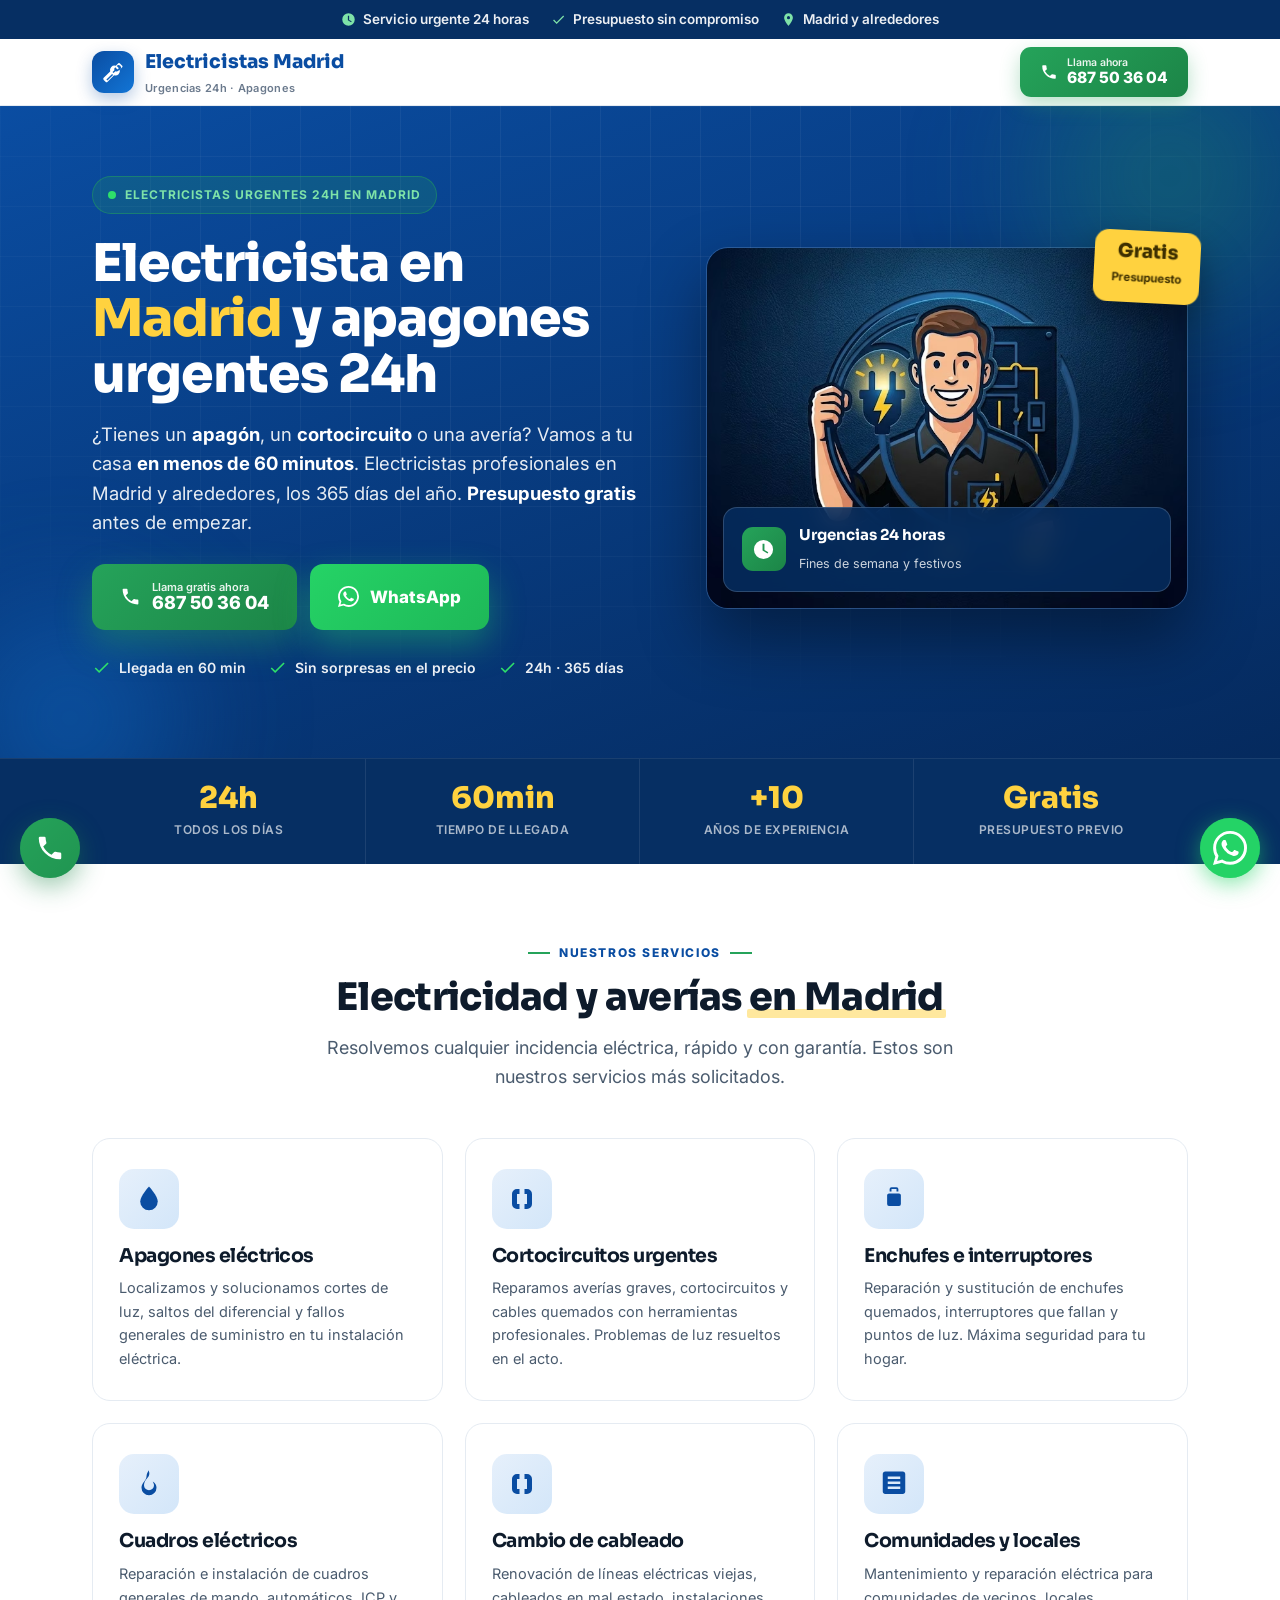
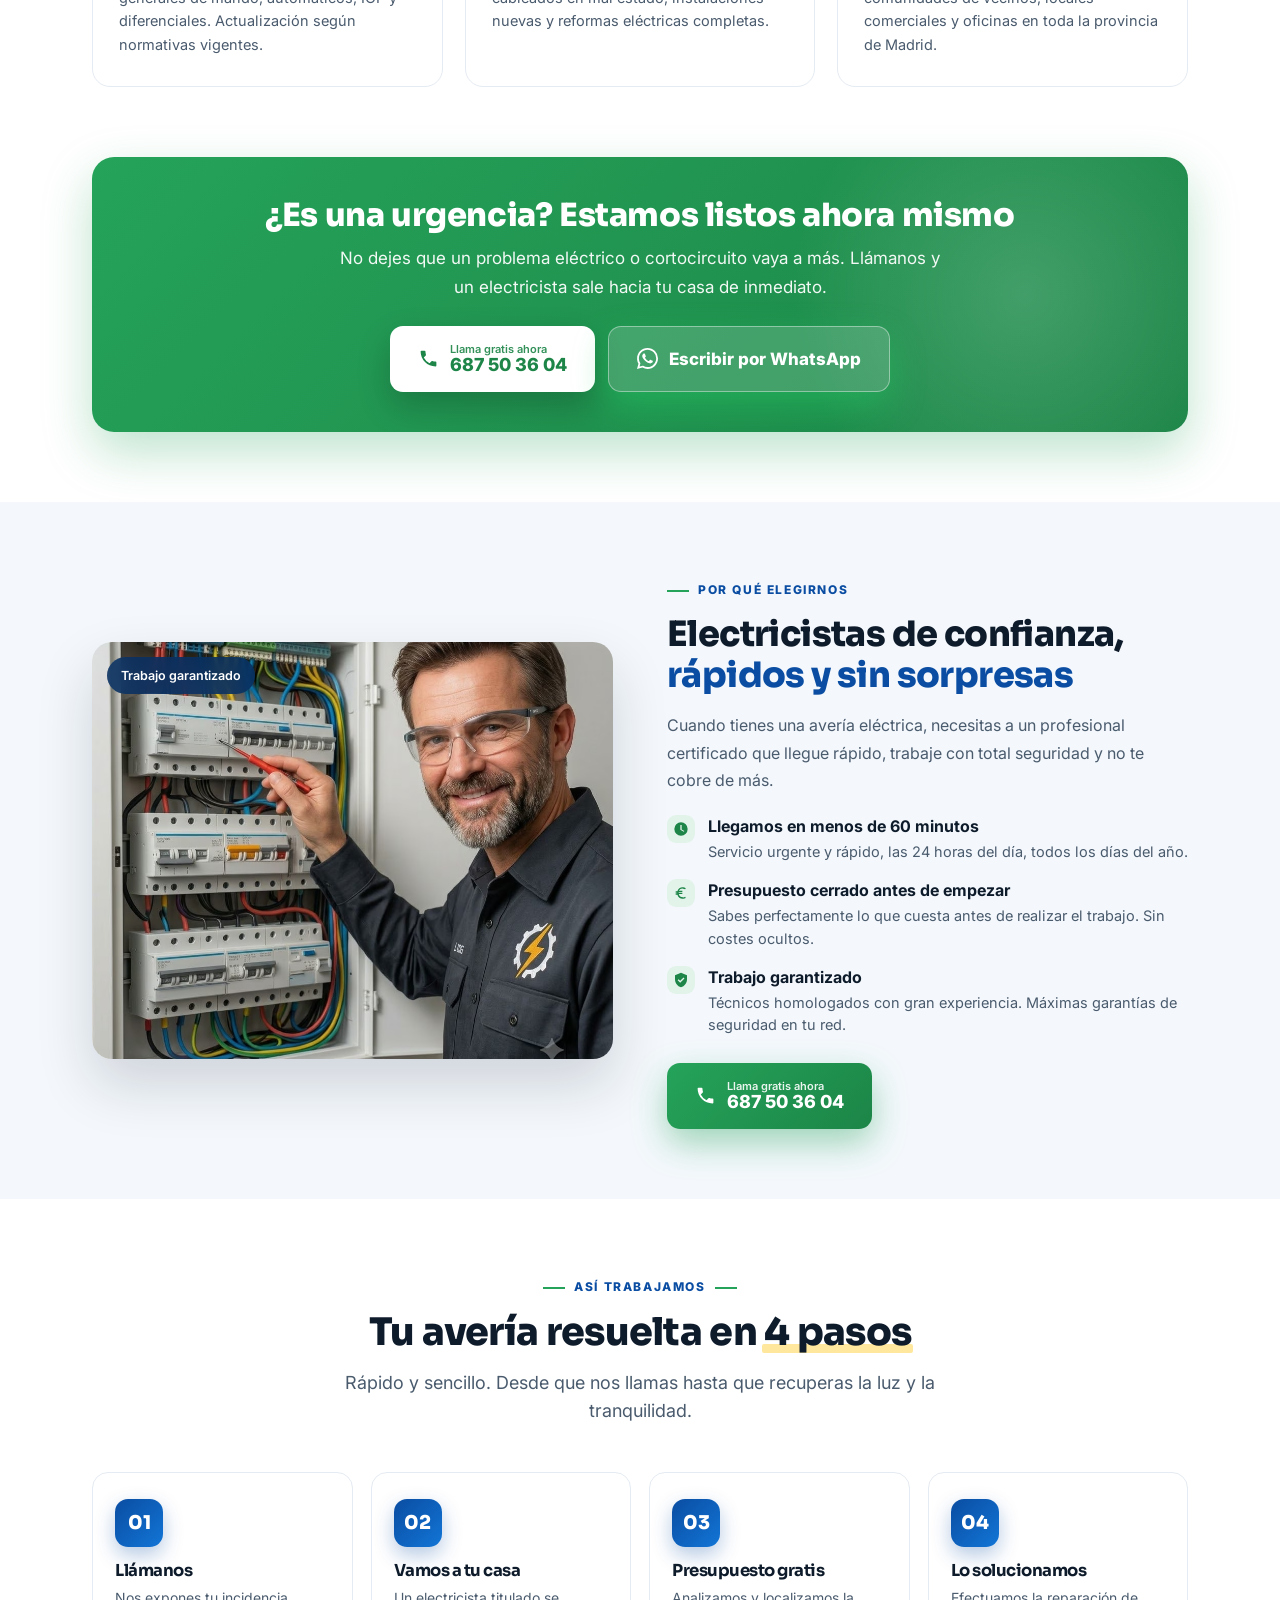
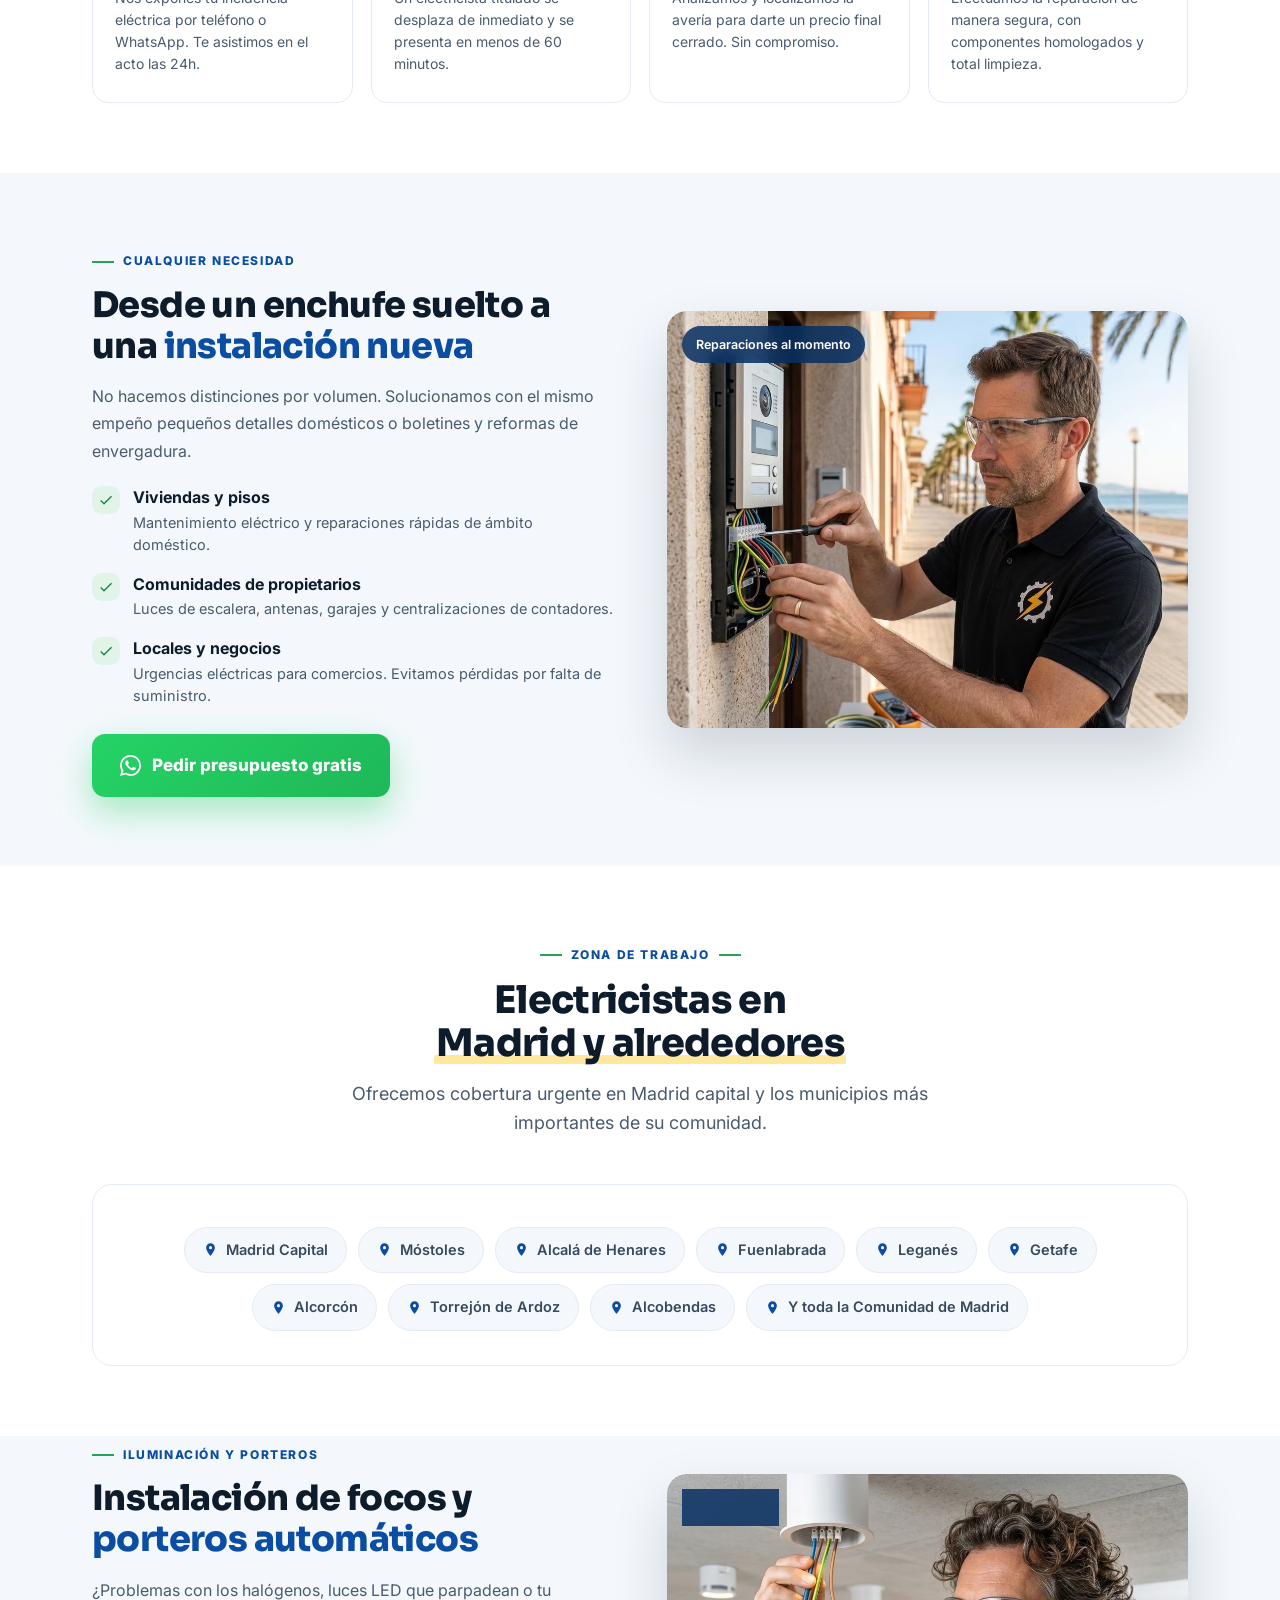
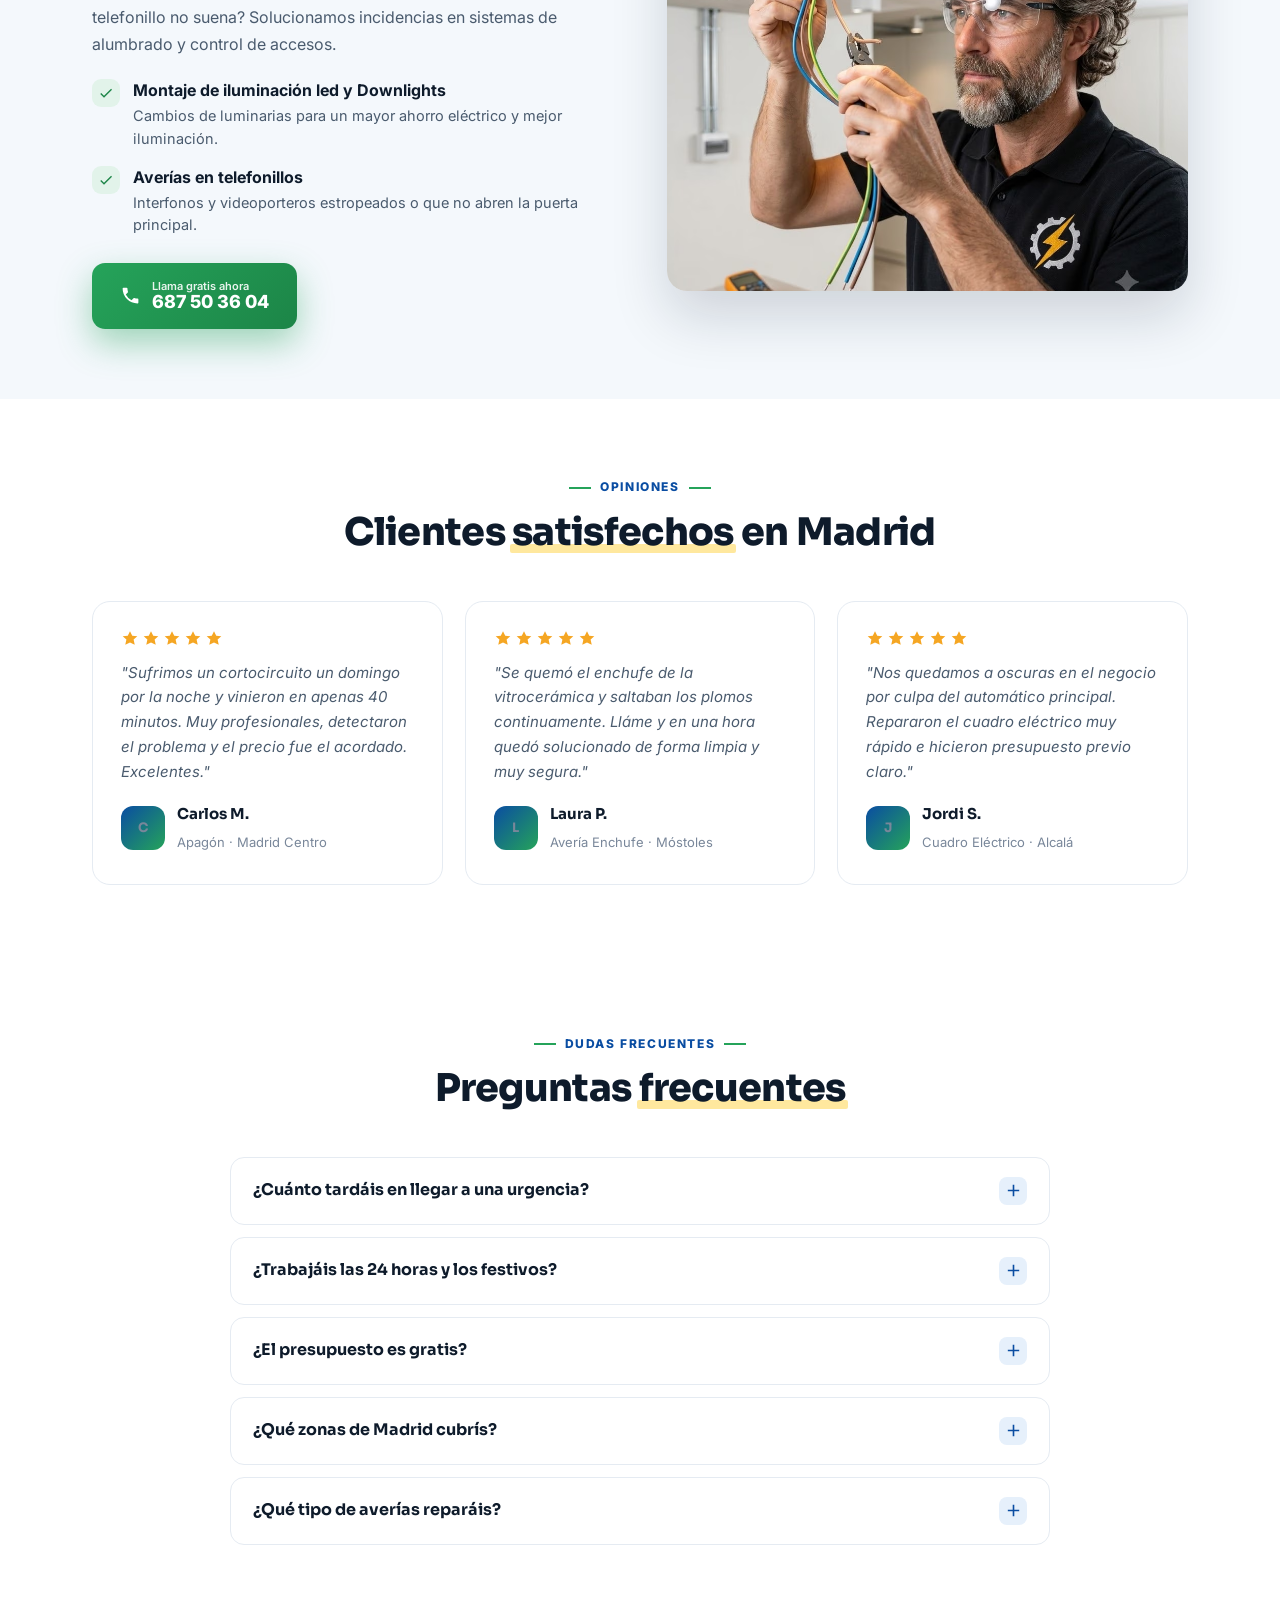
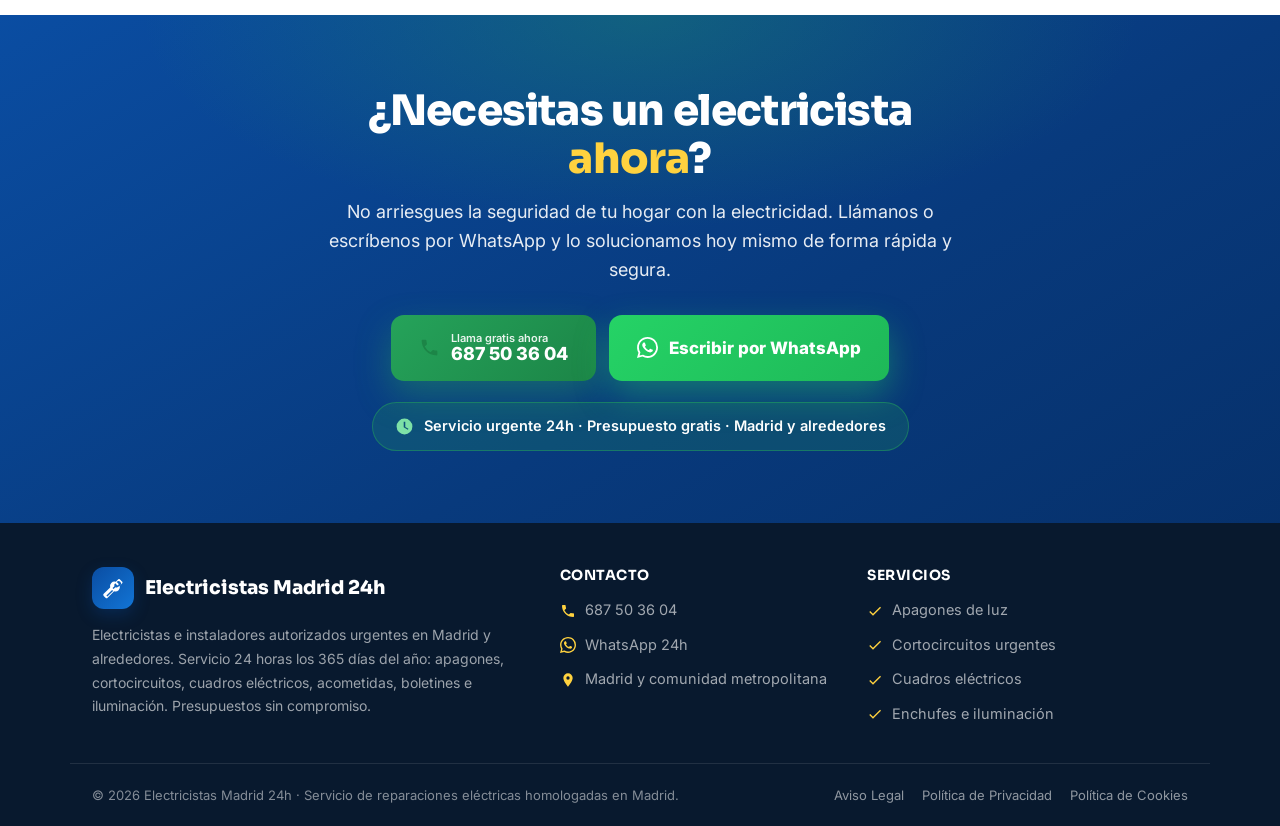
<file: index.html>
<!DOCTYPE html>
<html lang="es">
<head>
<meta charset="UTF-8">
<meta name="viewport" content="width=device-width, initial-scale=1.0">
<title>Electricista en Madrid 24h | Apagones y Urgencias · 687 50 36 04</title>
<meta name="description" content="Electricistas urgentes en Madrid 24 horas. Apagones, cortocorticuitos, enchufes, cuadros eléctricos e iluminación. Servicio urgente en menos de 60 min. Presupuesto gratis. Llama al 687 50 36 04.">
<meta name="robots" content="index, follow">
<meta name="theme-color" content="#0a4da2">
<link rel="canonical" href="https://electrosl24h.com/">
<meta property="og:title" content="Electricista en Madrid 24h | Apagones y Urgencias">
<meta property="og:description" content="Electricistas urgentes en Madrid 24h. Presupuesto gratis. Llegamos en menos de 60 minutos.">
<meta property="og:type" content="website">
<meta property="og:url" content="https://electrosl24h.com/">
<meta property="og:locale" content="es_ES">
<meta property="og:site_name" content="Electricistas Madrid 24h">
<meta property="og:image" content="https://electrosl24h.com/electricista-madrid.avif">
<meta property="og:image:width" content="800">
<meta property="og:image:height" content="600">
<meta name="twitter:card" content="summary_large_image">
<meta name="twitter:title" content="Electricista en Madrid 24h | Apagones y Urgencias">
<meta name="twitter:description" content="Electricistas urgentes en Madrid 24h. Presupuesto gratis. Llegamos en menos de 60 minutos.">
<meta name="twitter:image" content="https://electrosl24h.com/electricista-madrid.avif">
<link rel="icon" type="image/avif" href="favicon.avif">
<link rel="shortcut icon" href="favicon.avif">
<link rel="apple-touch-icon" href="favicon.avif">
<link rel="preload" as="image" href="electricista-madrid.avif" fetchpriority="high">
<link rel="preconnect" href="https://fonts.googleapis.com">
<link rel="preconnect" href="https://fonts.gstatic.com" crossorigin>
<link rel="stylesheet" href="https://fonts.googleapis.com/css2?family=Sora:wght@600;700;800&family=Inter:wght@400;500;600;700&display=swap">
<script type="application/ld+json">
{"@context":"https://schema.org","@graph":[
{"@type":"Electrician","@id":"https://electrosl24h.com/#electricidad","name":"Electricistas Madrid 24h","image":"electricista-madrid.avif","telephone":"+34687503604","priceRange":"€€","areaServed":[{"@type":"City","name":"Madrid"},{"@type":"City","name":"Móstoles"},{"@type":"City","name":"Alcalá de Henares"},{"@type":"City","name":"Fuenlabrada"},{"@type":"City","name":"Leganés"},{"@type":"City","name":"Getafe"}],"address":{"@type":"PostalAddress","addressLocality":"Madrid","addressRegion":"Madrid","addressCountry":"ES"},"openingHoursSpecification":{"@type":"OpeningHoursSpecification","dayOfWeek":["Monday","Tuesday","Wednesday","Thursday","Friday","Saturday","Sunday"],"opens":"00:00","closes":"23:59"},"description":"Electricistas urgentes en Madrid y alrededores. Servicio urgente 24 horas: apagones, cortocircuitos, reparación de cuadros eléctricos, enchufes e iluminación. Presupuesto sin compromiso.","hasOfferCatalog":{"@type":"OfferCatalog","name":"Servicios de electricidad","itemListElement":[{"@type":"Offer","itemOffered":{"@type":"Service","name":"Reparación de apagones eléctricos"}},{"@type":"Offer","itemOffered":{"@type":"Service","name":"Reparación de cortocircuitos urgentes"}},{"@type":"Offer","itemOffered":{"@type":"Service","name":"Cambio de enchufes e interruptores"}},{"@type":"Offer","itemOffered":{"@type":"Service","name":"Reparación de cuadros eléctricos"}},{"@type":"Offer","itemOffered":{"@type":"Service","name":"Cambio de cableado eléctrico"}},{"@type":"Offer","itemOffered":{"@type":"Service","name":"Instalación de iluminación LED"}},{"@type":"Offer","itemOffered":{"@type":"Service","name":"Reparación de porteros automáticos"}}]}},
{"@type":"FAQPage","mainEntity":[
{"@type":"Question","name":"¿Cuánto tardáis en llegar a una urgencia de electricidad en Madrid?","acceptedAnswer":{"@type":"Answer","text":"Atendemos urgencias de electricidad en Madrid y alrededores con la mayor rapidez posible, normalmente en menos de 60 minutos según la zona. Llámanos y te confirmamos el tiempo de llegada al momento."}},
{"@type":"Question","name":"¿Trabajáis las 24 horas?","acceptedAnswer":{"@type":"Answer","text":"Sí. Ofrecemos servicio de electricistas urgentes 24 horas, todos los días del año, incluidos fines de semana y festivos."}},
{"@type":"Question","name":"¿El presupuesto es gratis?","acceptedAnswer":{"@type":"Answer","text":"Sí, te damos presupuesto sin compromiso antes de empezar cualquier trabajo. Sabrás lo que cuesta antes de que empecemos."}},
{"@type":"Question","name":"¿Qué zonas de Madrid cubrís?","acceptedAnswer":{"@type":"Answer","text":"Trabajamos en toda Madrid ciudad y alrededores: Móstoles, Alcalá de Henares, Fuenlabrada, Leganés, Getafe y el resto de la comunidad metropolitana."}}
]}
]}
</script>
<style>
*,*::before,*::after{box-sizing:border-box;margin:0;padding:0}
html{scroll-behavior:smooth}
body{font-family:'Inter','Segoe UI',-apple-system,sans-serif;font-size:17px;line-height:1.7;color:#152232;background:#ffffff;-webkit-font-smoothing:antialiased;overflow-x:hidden}
a{text-decoration:none;color:inherit;transition:color .25s,background .25s,transform .25s,box-shadow .25s,border-color .25s}
img{display:block;max-width:100%;height:auto}
svg{display:block}
ul,ol{list-style:none}
h1,h2,h3,h4{font-family:'Sora','Inter',sans-serif;font-weight:800;letter-spacing:-0.5px;line-height:1.15;color:#0e1b2b}
.w{max-width:1140px;margin:0 auto;padding:0 22px;width:100%}
.wn{max-width:900px;margin:0 auto;padding:0 22px;width:100%}

/* ===== TOP BAR ===== */
.topbar{background:#062f63;color:#fff;font-size:13.5px;font-weight:600}
.topbar-in{max-width:1140px;margin:0 auto;padding:8px 22px;display:flex;align-items:center;justify-content:center;gap:22px;flex-wrap:wrap;text-align:center}
.topbar-in span{display:inline-flex;align-items:center;gap:7px;color:rgba(255,255,255,0.92)}
.topbar-in svg{width:15px;height:15px;flex:none}
@media(max-width:600px){.topbar-in{gap:14px;font-size:12.5px}.topbar-hide{display:none}}

/* ===== NAV ===== */
.nav{position:sticky;top:0;z-index:900;background:rgba(255,255,255,0.96);backdrop-filter:blur(12px);-webkit-backdrop-filter:blur(12px);border-bottom:1px solid #e5ebf2;transition:box-shadow .3s}
.nav.scrolled{box-shadow:0 6px 22px rgba(14,27,43,0.09)}
.nav-in{max-width:1140px;margin:0 auto;padding:0 22px;height:66px;display:flex;align-items:center;justify-content:space-between;gap:16px}
.logo{display:flex;align-items:center;gap:11px;font-family:'Sora',sans-serif;font-weight:800;font-size:19px;color:#0a4da2;flex:none}
.logo-ic{width:42px;height:42px;border-radius:12px;background:linear-gradient(135deg,#0a4da2,#1275d6);display:flex;align-items:center;justify-content:center;box-shadow:0 6px 16px rgba(10,77,162,0.3);flex:none}
.logo-ic svg{width:24px;height:24px}
.logo small{display:block;font-family:'Inter',sans-serif;font-size:11px;font-weight:600;color:#6b7a8d;letter-spacing:.3px;margin-top:1px}
.nav-call{display:inline-flex;align-items:center;gap:9px;background:linear-gradient(135deg,#25a35a,#1c8547);color:#fff;font-weight:800;font-size:15.5px;padding:11px 20px;border-radius:11px;box-shadow:0 8px 20px rgba(37,163,90,0.32);transition:transform .3s,box-shadow .3s}
.nav-call:hover{transform:translateY(-2px);box-shadow:0 12px 26px rgba(37,163,90,0.45);color:#fff}
.nav-call svg{width:18px;height:18px}
.nav-call .nc-sub{display:block;font-size:10.5px;font-weight:600;opacity:.9;line-height:1}
.nav-call .nc-num{display:block;font-size:15.5px;font-weight:800;line-height:1.1}

/* ===== HERO ===== */
.hero{position:relative;overflow:hidden;background:linear-gradient(160deg,#0a4da2 0%,#083a7d 55%,#052a5e 100%);color:#fff}
.hero-bg{position:absolute;inset:0;z-index:0;opacity:.16;background-size:cover;background-position:center}
.hero-ov{position:absolute;inset:0;z-index:1;background:linear-gradient(160deg,rgba(10,77,162,0.88),rgba(5,42,94,0.94))}
.hero-grid{position:absolute;inset:0;z-index:1;background-image:linear-gradient(rgba(255,255,255,0.05) 1px,transparent 1px),linear-gradient(90deg,rgba(255,255,255,0.05) 1px,transparent 1px);background-size:50px 50px;-webkit-mask-image:radial-gradient(ellipse 75% 70% at 50% 25%,#000 40%,transparent 100%);mask-image:radial-gradient(ellipse 75% 70% at 50% 25%,#000 40%,transparent 100%)}
.blob{position:absolute;border-radius:50%;pointer-events:none;z-index:1;will-change:transform}
.blob1{width:440px;height:440px;top:-150px;right:-110px;background:radial-gradient(circle,rgba(37,163,90,0.35),transparent 65%);filter:blur(46px);animation:drift1 18s ease-in-out infinite alternate}
.blob2{width:380px;height:380px;bottom:-150px;left:-120px;background:radial-gradient(circle,rgba(18,117,214,0.5),transparent 62%);filter:blur(50px);animation:drift2 22s ease-in-out infinite alternate}
@media(max-width:767px){.blob1{width:260px;height:260px;filter:blur(32px)}.blob2{width:220px;height:220px;filter:blur(34px)}}
@keyframes drift1{to{transform:translate(-50px,60px) scale(1.15)}}
@keyframes drift2{to{transform:translate(60px,-44px) scale(1.1)}}
.hero-in{position:relative;z-index:3;max-width:1140px;margin:0 auto;padding:52px 22px 60px;display:grid;grid-template-columns:1fr;gap:40px;align-items:center}
@media(min-width:940px){.hero-in{grid-template-columns:1.08fr 0.92fr;padding:70px 22px 78px;gap:48px}}
.hero-badge{display:inline-flex;align-items:center;gap:9px;background:rgba(37,163,90,0.2);border:1px solid rgba(37,163,90,0.5);color:#7ee2a8;font-size:12px;font-weight:700;letter-spacing:1px;text-transform:uppercase;padding:8px 15px;border-radius:50px;margin-bottom:22px;animation:fadeUp .8s cubic-bezier(.16,1,.3,1) both}
.hero-badge .pulse{width:8px;height:8px;border-radius:50%;background:#2ee06a;box-shadow:0 0 0 0 rgba(46,224,106,0.6);animation:pulse 1.8s infinite}
@keyframes pulse{0%{box-shadow:0 0 0 0 rgba(46,224,106,0.6)}70%{box-shadow:0 0 0 10px rgba(46,224,106,0)}100%{box-shadow:0 0 0 0 rgba(46,224,106,0)}}
.hero h1{font-size:clamp(30px,5.2vw,52px);line-height:1.06;font-weight:800;letter-spacing:-1px;color:#fff;margin-bottom:18px}
.hero h1 .wrd{display:inline-block;opacity:0;transform:translateY(30px);filter:blur(6px)}
.hero h1.go .wrd{opacity:1;transform:none;filter:none;transition:opacity .7s cubic-bezier(.16,1,.3,1),transform .7s cubic-bezier(.16,1,.3,1),filter .7s cubic-bezier(.16,1,.3,1)}
.hero h1 em{font-style:normal;color:#ffd23f}
.hero-sub{font-size:18.5px;line-height:1.6;color:rgba(255,255,255,0.9);max-width:560px;margin-bottom:26px;animation:fadeUp .8s cubic-bezier(.16,1,.3,1) .2s both}
.hero-sub b{color:#fff;font-weight:700}
.hero-cta{display:flex;flex-wrap:wrap;gap:13px;margin-bottom:26px;animation:fadeUp .8s cubic-bezier(.16,1,.3,1) .32s both}
.hero-feats{display:flex;flex-wrap:wrap;gap:10px 22px;animation:fadeUp .8s cubic-bezier(.16,1,.3,1) .44s both}
.hero-feats span{display:inline-flex;align-items:center;gap:8px;font-size:14px;font-weight:600;color:rgba(255,255,255,0.92)}
.hero-feats svg{width:19px;height:19px;flex:none}

/* botones */
.btn-call{position:relative;overflow:hidden;display:inline-flex;align-items:center;gap:11px;background:linear-gradient(135deg,#25a35a,#1c8547);color:#fff;font-weight:800;font-size:17px;padding:17px 28px;border-radius:13px;box-shadow:0 14px 34px rgba(37,163,90,0.42);transition:transform .35s cubic-bezier(.22,1,.36,1),box-shadow .35s;will-change:transform}
.btn-call::after{content:'';position:absolute;top:0;left:-130%;width:55%;height:100%;background:linear-gradient(105deg,transparent,rgba(255,255,255,0.45),transparent);transform:skewX(-20deg);animation:shine 4s ease-in-out infinite}
.btn-call:hover{transform:translateY(-3px) scale(1.02);box-shadow:0 20px 46px rgba(37,163,90,0.55);color:#fff}
.btn-call svg{width:21px;height:21px;position:relative;z-index:1}
.btn-call .b-in{position:relative;z-index:1;text-align:left;line-height:1.1}
.btn-call .b-top{display:block;font-size:11px;font-weight:600;opacity:.9}
.btn-call .b-num{display:block;font-size:18px;font-weight:800}
.btn-wa{position:relative;overflow:hidden;display:inline-flex;align-items:center;gap:11px;background:linear-gradient(135deg,#25D366,#1eb858);color:#fff;font-weight:800;font-size:17px;padding:17px 28px;border-radius:13px;box-shadow:0 14px 34px rgba(37,211,102,0.4);transition:transform .35s cubic-bezier(.22,1,.36,1),box-shadow .35s;will-change:transform}
.btn-wa:hover{transform:translateY(-3px) scale(1.02);box-shadow:0 20px 46px rgba(37,211,102,0.55);color:#fff}
.btn-wa svg{width:21px;height:21px}
.btn-ghost{display:inline-flex;align-items:center;gap:9px;background:rgba(255,255,255,0.1);color:#fff;border:1.5px solid rgba(255,255,255,0.3);font-weight:700;font-size:16px;padding:15.5px 26px;border-radius:13px;transition:all .35s;-webkit-backdrop-filter:blur(6px);backdrop-filter:blur(6px)}
.btn-ghost:hover{background:rgba(255,255,255,0.18);border-color:rgba(255,255,255,0.55);transform:translateY(-3px);color:#fff}
.btn-ghost svg{width:18px;height:18px}

/* hero visual */
.hero-visual{position:relative;animation:fadeUp 1s cubic-bezier(.16,1,.3,1) .4s both}
.hero-card{position:relative;border-radius:22px;overflow:hidden;box-shadow:0 30px 66px rgba(0,0,0,0.4);border:1px solid rgba(255,255,255,0.14);aspect-ratio:4/3}
.hero-card img{width:100%;height:100%;object-fit:cover}
.hero-price{position:absolute;top:-16px;right:-12px;background:#ffd23f;color:#3d2f00;border-radius:14px;padding:12px 18px;box-shadow:0 14px 32px rgba(0,0,0,0.28);text-align:center;animation:floaty 4s ease-in-out infinite;transform:rotate(3deg)}
.hero-price b{display:block;font-family:'Sora',sans-serif;font-size:19px;font-weight:800;line-height:1}
.hero-price span{font-size:11.5px;font-weight:700}
@media(max-width:939px){.hero-price{top:-12px;right:8px}}
.hero-badge22{position:absolute;left:16px;bottom:16px;right:16px;background:rgba(6,47,99,0.82);-webkit-backdrop-filter:blur(12px);backdrop-filter:blur(12px);border:1px solid rgba(255,255,255,0.16);border-radius:14px;padding:14px 18px;display:flex;align-items:center;gap:13px}
.hero-badge22 .hb-ic{width:44px;height:44px;border-radius:11px;background:linear-gradient(135deg,#25a35a,#1c8547);display:flex;align-items:center;justify-content:center;flex:none}
.hero-badge22 .hb-ic svg{width:23px;height:23px}
.hero-badge22 b{display:block;font-family:'Sora',sans-serif;font-size:15px;color:#fff}
.hero-badge22 span{font-size:12.5px;color:rgba(255,255,255,0.8)}

/* ===== TRUST STRIP ===== */
.trust{background:#062f63;border-top:1px solid rgba(255,255,255,0.08)}
.trust-in{max-width:1140px;margin:0 auto;padding:0 22px;display:grid;grid-template-columns:repeat(2,1fr)}
@media(min-width:768px){.trust-in{grid-template-columns:repeat(4,1fr)}}
.trust-item{padding:24px 16px;text-align:center;border-right:1px solid rgba(255,255,255,0.09)}
.trust-item:last-child{border-right:none}
@media(max-width:767px){.trust-item:nth-child(2n){border-right:none}.trust-item:nth-child(-n+2){border-bottom:1px solid rgba(255,255,255,0.09)}}
.trust-n{font-family:'Sora',sans-serif;font-size:30px;font-weight:800;color:#ffd23f;line-height:1}
.trust-l{font-size:12px;font-weight:600;letter-spacing:.5px;text-transform:uppercase;color:rgba(255,255,255,0.66);margin-top:7px}

/* ===== SECCIONES ===== */
.sec{padding:70px 0;position:relative}
.sec-soft{background:#f4f8fc}
.sec-head{text-align:center;max-width:660px;margin:0 auto 46px}
.kk{display:inline-flex;align-items:center;gap:9px;font-size:12px;font-weight:800;letter-spacing:1.6px;text-transform:uppercase;color:#0a4da2;margin-bottom:13px}
.kk::before,.kk::after{content:'';width:22px;height:2px;background:#25a35a;display:inline-block}
.h2{font-size:clamp(25px,3.4vw,38px);line-height:1.15;font-weight:800;letter-spacing:-0.7px;margin-bottom:14px;color:#0e1b2b}
.h2 em{font-style:normal;color:#0a4da2}
.h2 .hl{position:relative;display:inline-block}
.h2 .hl::after{content:'';position:absolute;left:-2px;right:-2px;bottom:2px;height:9px;background:rgba(255,210,63,0.5);z-index:-1;transform:scaleX(0);transform-origin:left;transition:transform .7s cubic-bezier(.16,1,.3,1) .2s;border-radius:2px}
.rv.in .h2 .hl::after,.sec-head.in .h2 .hl::after{transform:scaleX(1)}
.sec-sub{font-size:18px;color:#4a5b6e;line-height:1.6}

/* ===== SERVICIOS ===== */
.serv{display:grid;grid-template-columns:1fr;gap:22px}
@media(min-width:600px){.serv{grid-template-columns:repeat(2,1fr)}}
@media(min-width:980px){.serv{grid-template-columns:repeat(3,1fr)}}
.scard{background:#fff;border:1px solid #e5ebf2;border-radius:18px;padding:30px 26px;position:relative;overflow:hidden;transition:transform .5s cubic-bezier(.22,1,.36,1),box-shadow .5s,border-color .5s}
.scard::before{content:'';position:absolute;top:0;left:0;right:0;height:4px;background:linear-gradient(90deg,#25a35a,#0a4da2);transform:scaleX(0);transform-origin:left;transition:transform .5s cubic-bezier(.22,1,.36,1)}
.scard:hover{box-shadow:0 28px 56px rgba(14,27,43,0.13);border-color:transparent;transform:translateY(-6px)}
.scard:hover::before{transform:scaleX(1)}
.scard-ic{width:60px;height:60px;border-radius:15px;background:linear-gradient(135deg,#e6f0fb,#d3e6f9);display:flex;align-items:center;justify-content:center;margin-bottom:17px;transition:transform .5s cubic-bezier(.22,1,.36,1)}
.scard:hover .scard-ic{transform:scale(1.1) rotate(-6deg)}
.scard-ic svg{width:30px;height:30px}
.scard h3{font-size:19px;font-weight:700;color:#0e1b2b;margin-bottom:9px}
.scard p{font-size:14.5px;line-height:1.62;color:#4a5b6e;margin:0}

/* ===== URGENCIA CTA BANNER ===== */
.urg{position:relative;overflow:hidden;background:linear-gradient(135deg,#25a35a,#1c8547);border-radius:22px;padding:40px 32px;text-align:center;color:#fff;box-shadow:0 20px 50px rgba(37,163,90,0.3)}
.urg::before{content:'';position:absolute;top:-50%;right:-10%;width:50%;height:200%;background:radial-gradient(ellipse,rgba(255,255,255,0.16),transparent 60%);pointer-events:none}
.urg-in{position:relative;z-index:2}
.urg h3{color:#fff;font-size:clamp(23px,3vw,32px);font-weight:800;margin-bottom:10px;letter-spacing:-0.4px}
.urg p{color:rgba(255,255,255,0.94);font-size:17px;margin-bottom:24px;max-width:600px;margin-left:auto;margin-right:auto}
.urg .hero-cta{justify-content:center;margin-bottom:0}
.urg .btn-call{background:#fff;color:#1c8547;box-shadow:0 14px 34px rgba(0,0,0,0.2)}
.urg .btn-call svg{fill:#1c8547}
.urg .btn-call:hover{color:#1c8547}
.urg .btn-wa{background:rgba(255,255,255,0.16);border:1.5px solid rgba(255,255,255,0.4)}

/* ===== SPLIT / POR QUÉ ===== */
.split{display:grid;grid-template-columns:1fr;gap:40px;align-items:center}
@media(min-width:900px){.split{grid-template-columns:1fr 1fr;gap:54px}.split.rev .split-img{order:2}}
.split-img{position:relative;border-radius:20px;overflow:hidden;box-shadow:0 26px 56px rgba(14,27,43,0.16);aspect-ratio:5/4}
.split-img img{width:100%;height:100%;object-fit:cover;transition:transform .8s cubic-bezier(.22,1,.36,1)}
.split-img:hover img{transform:scale(1.05)}
.split-img .si-tag{position:absolute;top:15px;left:15px;background:rgba(6,47,99,0.85);-webkit-backdrop-filter:blur(8px);backdrop-filter:blur(8px);color:#fff;font-size:12.5px;font-weight:600;padding:8px 14px;border-radius:50px}
.split-tx .kk{justify-content:flex-start}
.split-tx .kk::after{display:none}
.split-tx h2{font-size:clamp(25px,3.2vw,35px);font-weight:800;letter-spacing:-0.6px;margin-bottom:16px;line-height:1.18;color:#0e1b2b}
.split-tx h2 em{font-style:normal;color:#0a4da2}
.split-tx>p{color:#4a5b6e;margin-bottom:18px;font-size:16px}
.flist{display:flex;flex-direction:column;gap:15px;margin:20px 0 26px}
.flist li{display:flex;gap:13px;align-items:flex-start}
.flist li .fi-ic{flex:none;width:28px;height:28px;border-radius:9px;background:#e2f3ea;display:flex;align-items:center;justify-content:center;margin-top:1px}
.flist li .fi-ic svg{width:16px;height:16px}
.flist li b{color:#0e1b2b;font-weight:700;display:block;font-size:16px;margin-bottom:2px}
.flist li span:not(.fi-ic){font-size:14.5px;color:#4a5b6e;line-height:1.55}

/* ===== PASOS ===== */
.steps{display:grid;grid-template-columns:1fr;gap:18px;counter-reset:st}
@media(min-width:640px){.steps{grid-template-columns:repeat(2,1fr)}}
@media(min-width:1000px){.steps{grid-template-columns:repeat(4,1fr)}}
.step{position:relative;background:#fff;border:1px solid #e5ebf2;border-radius:16px;padding:26px 22px;transition:transform .5s cubic-bezier(.22,1,.36,1),box-shadow .5s;counter-increment:st}
.step:hover{transform:translateY(-5px);box-shadow:0 22px 46px rgba(14,27,43,0.1)}
.step-n{width:48px;height:48px;border-radius:13px;background:linear-gradient(135deg,#0a4da2,#1275d6);color:#fff;font-family:'Sora',sans-serif;font-weight:800;font-size:19px;display:flex;align-items:center;justify-content:center;box-shadow:0 8px 20px rgba(10,77,162,0.3);margin-bottom:15px}
.step-n::before{content:counter(st,decimal-leading-zero)}
.step h4{font-size:16.5px;font-weight:700;color:#0e1b2b;margin-bottom:6px}
.step p{font-size:14px;line-height:1.58;color:#4a5b6e;margin:0}

/* ===== ZONAS ===== */
.zonas-box{background:#fff;border:1px solid #e5ebf2;border-radius:20px;padding:34px 30px;text-align:center}
.zonas-chips{display:flex;flex-wrap:wrap;gap:11px;justify-content:center;margin-top:8px}
.zchip{display:inline-flex;align-items:center;gap:8px;background:#f4f8fc;border:1px solid #e5ebf2;border-radius:50px;padding:10px 18px;font-size:14.5px;font-weight:600;color:#38495c;transition:all .3s cubic-bezier(.22,1,.36,1)}
.zchip:hover{border-color:#0a4da2;color:#0a4da2;transform:translateY(-2px);box-shadow:0 8px 18px rgba(10,77,162,0.13)}
.zchip svg{width:15px;height:15px;flex:none}

/* ===== RESEÑAS ===== */
.revs{display:grid;grid-template-columns:1fr;gap:22px}
@media(min-width:780px){.revs{grid-template-columns:repeat(3,1fr)}}
.rev-card{background:#fff;border:1px solid #e5ebf2;border-radius:18px;padding:28px;transition:transform .4s cubic-bezier(.22,1,.36,1),box-shadow .4s}
.rev-card:hover{transform:translateY(-4px);box-shadow:0 20px 44px rgba(14,27,43,0.1)}
.rev-stars{display:flex;gap:3px;margin-bottom:13px}
.rev-stars svg{width:18px;height:18px}
.rev-card p{font-size:15px;line-height:1.65;color:#4a5b6e;margin-bottom:17px;font-style:italic}
.rev-who{display:flex;align-items:center;gap:12px}
.rev-av{width:44px;height:44px;border-radius:12px;background:linear-gradient(135deg,#0a4da2,#25a35a);display:flex;align-items:center;justify-content:center;font-family:'Sora',sans-serif;font-weight:700;color:#fff;font-size:16px;flex:none}
.rev-who b{display:block;font-size:15px;color:#0e1b2b;font-family:'Sora',sans-serif}
.rev-who span{font-size:13px;color:#7a8699}
.rev-who span{color:#79879a}

/* ===== FAQ ===== */
.fl{display:flex;flex-direction:column;gap:12px;max-width:820px;margin:0 auto}
.fi{background:#fff;border:1px solid #e5ebf2;border-radius:14px;overflow:hidden;transition:box-shadow .35s,border-color .35s}
.fi.open{border-color:#cfe0f2;box-shadow:0 14px 34px rgba(14,27,43,0.1)}
.fi-q{width:100%;display:flex;align-items:center;justify-content:space-between;gap:14px;padding:19px 22px;text-align:left;font-family:'Sora',sans-serif;font-size:16px;font-weight:700;color:#0e1b2b;line-height:1.4;background:none;border:0;cursor:pointer}
.fi-q .ic{flex:none;width:28px;height:28px;border-radius:8px;background:#e6f0fb;display:flex;align-items:center;justify-content:center;transition:all .4s cubic-bezier(.22,1,.36,1)}
.fi-q .ic svg{width:13px;height:13px;transition:transform .45s cubic-bezier(.22,1,.36,1)}
.fi.open .fi-q .ic{background:#0a4da2;transform:scale(1.1)}
.fi.open .fi-q .ic svg{transform:rotate(135deg)}
.fi.open .fi-q .ic svg path{fill:#fff}
.fi-a{max-height:0;overflow:hidden;transition:max-height .5s cubic-bezier(.22,1,.36,1)}
.fi-a-i{padding:0 22px 21px;font-size:15px;line-height:1.7;color:#4a5b6e}
.fi-a-i strong{color:#0e1b2b}

/* ===== CTA FINAL ===== */
.final{position:relative;overflow:hidden;background:linear-gradient(150deg,#0a4da2 0%,#083a7d 60%,#052a5e 130%);color:#fff;padding:72px 0;text-align:center}
.final::before{content:'';position:absolute;inset:0;background:radial-gradient(ellipse 65% 70% at 50% 0%,rgba(37,163,90,0.3),transparent 60%);pointer-events:none}
.final-in{position:relative;z-index:2;max-width:700px;margin:0 auto;padding:0 22px}
.final h2{color:#fff;font-size:clamp(27px,3.8vw,42px);font-weight:800;letter-spacing:-0.8px;margin-bottom:15px}
.final h2 em{font-style:normal;color:#ffd23f}
.final p{color:rgba(255,255,255,0.9);font-size:18px;line-height:1.6;margin-bottom:30px}
.final .hero-cta{justify-content:center;margin-bottom:22px}
.final-note{display:inline-flex;align-items:center;gap:10px;background:rgba(37,163,90,0.2);border:1px solid rgba(37,163,90,0.5);border-radius:50px;padding:11px 22px;font-size:14.5px;font-weight:600;color:#fff}
.final-note svg{width:19px;height:19px}

/* ===== FOOTER ===== */
.foot{background:#08192e;color:rgba(255,255,255,0.66);padding:44px 0 0}
.foot-in{max-width:1140px;margin:0 auto;padding:0 22px;display:grid;grid-template-columns:1fr;gap:28px}
@media(min-width:760px){.foot-in{grid-template-columns:1.6fr 1fr 1.2fr;gap:40px}}
.foot-logo{display:flex;align-items:center;gap:11px;font-family:'Sora',sans-serif;font-weight:800;font-size:19px;color:#fff;margin-bottom:14px}
.foot-about p{font-size:14px;line-height:1.7;color:rgba(255,255,255,0.6)}
.foot h4{font-family:'Sora',sans-serif;font-size:14px;font-weight:700;color:#fff;text-transform:uppercase;letter-spacing:.5px;margin-bottom:15px}
.foot-links{display:flex;flex-direction:column;gap:10px}
.foot-links a{font-size:14.5px;color:rgba(255,255,255,0.62);display:inline-flex;align-items:center;gap:9px}
.foot-links a:hover{color:#ffd23f}
.foot-links a svg{width:16px;height:16px;flex:none}
.foot-bottom{max-width:1140px;margin:36px auto 0;padding:20px 22px;border-top:1px solid rgba(255,255,255,0.1);display:flex;flex-wrap:wrap;gap:10px;justify-content:space-between;align-items:center}
.foot-bottom p{font-size:13px;color:rgba(255,255,255,0.5);margin:0}
.foot-legal{display:flex;flex-wrap:wrap;gap:8px 18px}
.foot-legal a{font-size:13px;color:rgba(255,255,255,0.55)}
.foot-legal a:hover{color:#ffd23f}

/* ===== BOTONES FLOTANTES ===== */
/* Botón flotante de LLAMADA (izquierda) */
.fab-call{position:fixed;left:20px;bottom:22px;z-index:950;width:60px;height:60px;border-radius:50%;display:flex;align-items:center;justify-content:center;background:linear-gradient(135deg,#25a35a,#1c8547);box-shadow:0 8px 26px rgba(28,133,71,0.45);transition:transform .3s cubic-bezier(.22,1,.36,1);animation:fab-in .5s cubic-bezier(.22,1,.36,1) both}
.fab-call svg{width:30px;height:30px;position:relative;z-index:2}
.fab-call:hover{transform:scale(1.1)}
.fab-call::before{content:'';position:absolute;inset:0;border-radius:50%;background:#25a35a;opacity:.55;z-index:1;animation:fab-pulse 2s ease-out infinite}
.fab-call .fab-label{right:auto;left:72px}
.fab-call .fab-label::after{right:auto;left:-5px;border-left:0;border-right:6px solid #0e1b2b}

/* Botón flotante de WHATSAPP estilo Joinchat (derecha) */
.fab-wa{position:fixed;right:20px;bottom:22px;z-index:950;width:60px;height:60px;border-radius:50%;display:flex;align-items:center;justify-content:center;background:#25d366;box-shadow:0 6px 22px rgba(37,211,102,0.55);transition:transform .3s cubic-bezier(.22,1,.36,1);animation:fab-in .5s cubic-bezier(.22,1,.36,1) .1s both,joinchat-bounce 4.6s ease-in-out 1.6s infinite}
.fab-wa svg{width:34px;height:34px;position:relative;z-index:2}
.fab-wa:hover{transform:scale(1.1)}
.fab-wa::before{content:'';position:absolute;inset:0;border-radius:50%;background:#25d366;opacity:.5;z-index:1;animation:fab-pulse 2.4s ease-out infinite}

/* etiqueta al pasar el ratón (escritorio) */
.fab-label{position:absolute;top:50%;transform:translateY(-50%);background:#0e1b2b;color:#fff;font-size:13px;font-weight:600;padding:7px 13px;border-radius:8px;white-space:nowrap;opacity:0;pointer-events:none;transition:opacity .3s}
.fab-wa .fab-label{right:72px}
.fab-wa .fab-label::after{content:'';position:absolute;right:-5px;top:50%;transform:translateY(-50%);border-left:6px solid #0e1b2b;border-top:5px solid transparent;border-bottom:5px solid transparent}
.fab-call .fab-label::after{content:'';position:absolute;top:50%;transform:translateY(-50%);border-top:5px solid transparent;border-bottom:5px solid transparent}
.fab-call:hover .fab-label,.fab-wa:hover .fab-label{opacity:1}

@keyframes fab-pulse{0%{transform:scale(1);opacity:.5}100%{transform:scale(1.55);opacity:0}}
@keyframes fab-in{from{transform:scale(0);opacity:0}to{transform:scale(1);opacity:1}}
@keyframes joinchat-bounce{0%,50%,100%{transform:scale(1)}5%{transform:scale(1.06) rotate(-6deg)}10%,40%{transform:scale(1.1)}15%,25%,35%{transform:rotate(-12deg) scale(1.1)}20%,30%{transform:rotate(12deg) scale(1.1)}45%{transform:scale(1.06) rotate(6deg)}}
@media(max-width:600px){.fab-call{left:16px;bottom:16px;width:56px;height:56px}.fab-call svg{width:28px;height:28px}.fab-wa{right:16px;bottom:16px;width:56px;height:56px}.fab-wa svg{width:32px;height:32px}.fab-label{display:none}}

/* barra sticky móvil inferior */
.mobar{position:fixed;left:0;right:0;bottom:0;z-index:940;display:none;grid-template-columns:1fr 1fr;gap:0;background:#fff;box-shadow:0 -4px 20px rgba(0,0,0,0.12);border-top:1px solid #e5ebf2}
.mobar a{display:flex;align-items:center;justify-content:center;gap:8px;padding:14px 8px;font-weight:800;font-size:15.5px}
.mobar .mo-call{color:#1c8547}
.mobar .mo-wa{color:#fff;background:linear-gradient(135deg,#25D366,#1eb858)}
.mobar a svg{width:19px;height:19px}
@media(max-width:768px){.mobar{display:grid}.fab-call,.fab-wa{display:none}body{padding-bottom:56px}}

/* reveals */
.rv{opacity:0;transform:translateY(36px);transition:opacity .85s cubic-bezier(.16,1,.3,1),transform .85s cubic-bezier(.16,1,.3,1)}
.rv.in{opacity:1;transform:none}
.prog{position:fixed;top:0;left:0;height:3px;width:100%;background:linear-gradient(90deg,#25a35a,#0a4da2);transform:scaleX(0);transform-origin:left;z-index:999}

@keyframes fadeUp{from{opacity:0;transform:translateY(24px)}to{opacity:1;transform:none}}
@keyframes shine{0%,55%{left:-130%}100%{left:175%}}
@keyframes floaty{0%,100%{transform:translateY(0) rotate(3deg)}50%{transform:translateY(-8px) rotate(3deg)}}
@media(prefers-reduced-motion:reduce){*{animation:none!important;transition:none!important}.rv,.hero h1 .wrd{opacity:1!important;transform:none!important;filter:none!important}}
</style>
</head>
<body>

<div class="prog" id="prog"></div>

<div class="topbar">
  <div class="topbar-in">
    <span><svg viewBox="0 0 24 24" fill="#7ee2a8" xmlns="http://www.w3.org/2000/svg"><path fill="#7ee2a8" d="M12 2a10 10 0 100 20 10 10 0 000-20zm1 10.6l4 2.3-.8 1.3L11 13V6h2z"/></svg>Servicio urgente 24 horas</span>
    <span class="topbar-hide"><svg viewBox="0 0 24 24" fill="#7ee2a8" xmlns="http://www.w3.org/2000/svg"><path fill="#7ee2a8" d="M9 16.2L4.8 12l-1.4 1.4L9 19 21 7l-1.4-1.4z"/></svg>Presupuesto sin compromiso</span>
    <span><svg viewBox="0 0 24 24" fill="#7ee2a8" xmlns="http://www.w3.org/2000/svg"><path fill="#7ee2a8" d="M12 2a7 7 0 00-7 7c0 5 7 13 7 13s7-8 7-13a7 7 0 00-7-7zm0 9.5A2.5 2.5 0 1112 6.5a2.5 2.5 0 010 5z"/></svg>Madrid y alrededores</span>
  </div>
</div>

<header class="nav" id="nav">
  <div class="nav-in">
    <a href="#" class="logo"><span class="logo-ic"><svg viewBox="0 0 24 24" fill="#ffffff" xmlns="http://www.w3.org/2000/svg"><path fill="#ffffff" d="M21.71 6.29l-3-3a1 1 0 00-1.42 0l-2.5 2.5a4.5 4.5 0 00-5.62 5.62l-6.46 6.46a1.5 1.5 0 000 2.12l1.8 1.8a1.5 1.5 0 002.12 0l6.46-6.46a4.5 4.5 0 005.62-5.62l2.5-2.5a1 1 0 000-1.42zM6.4 20.6l-1-1 5.7-5.7 1 1-5.7 5.7zm10.9-9.9a2.5 2.5 0 01-2.9.47l-1.87 1.87-1-1 1.87-1.87A2.5 2.5 0 0114.3 7.3l1.6 1.6a1 1 0 001.4 0 1 1 0 000-1.4l-1.6-1.6a2.5 2.5 0 013.7 3.4z"/></svg></span><span>Electricistas Madrid<small>Urgencias 24h · Apagones</small></span></a>
    <a href="tel:+34687503604" class="nav-call" data-c="llamada"><span><svg viewBox="0 0 24 24" fill="#ffffff" xmlns="http://www.w3.org/2000/svg"><path fill="#ffffff" d="M6.6 10.8a15 15 0 006.6 6.6l2.2-2.2a1 1 0 011-.24 11.4 11.4 0 003.6.6 1 1 0 011 1V20a1 1 0 01-1 1A17 17 0 013 4a1 1 0 011-1h3.5a1 1 0 011 1 11.4 11.4 0 00.6 3.6 1 1 0 01-.24 1z"/></svg></span><span class="b-in2"><span class="nc-sub">Llama ahora</span><span class="nc-num">687 50 36 04</span></span></a>
  </div>
</header>

<section class="hero">
  <div class="hero-ov"></div>
  <div class="hero-grid"></div>
  <div class="blob blob1"></div>
  <div class="blob blob2"></div>
  <div class="hero-in">
    <div class="hero-tx">
      <span class="hero-badge"><span class="pulse"></span>Electricistas urgentes 24h en Madrid</span>
      <h1>Electricista en <em>Madrid</em> y apagones urgentes 24h</h1>
      <p class="hero-sub">¿Tienes un <b>apagón</b>, un <b>cortocircuito</b> o una avería? Vamos a tu casa <b>en menos de 60 minutos</b>. Electricistas profesionales en Madrid y alrededores, los 365 días del año. <b>Presupuesto gratis</b> antes de empezar.</p>
      <div class="hero-cta">
        <a href="tel:+34687503604" class="btn-call" data-c="llamada"><svg viewBox="0 0 24 24" fill="#ffffff" xmlns="http://www.w3.org/2000/svg"><path fill="#ffffff" d="M6.6 10.8a15 15 0 006.6 6.6l2.2-2.2a1 1 0 011-.24 11.4 11.4 0 003.6.6 1 1 0 011 1V20a1 1 0 01-1 1A17 17 0 013 4a1 1 0 011-1h3.5a1 1 0 011 1 11.4 11.4 0 00.6 3.6 1 1 0 01-.24 1z"/></svg><span class="b-in"><span class="b-top">Llama gratis ahora</span><span class="b-num">687 50 36 04</span></span></a>
        <a href="https://wa.me/34687503604?text=Hola%2C%20tengo%20una%20urgencia%20de%20electricidad%20en%20Madrid.%20%C2%BFPod%C3%A9is%20venir%3F" class="btn-wa" data-c="whatsapp" target="_blank" rel="noopener"><svg viewBox="0 0 24 24" fill="#ffffff" xmlns="http://www.w3.org/2000/svg"><path fill="#ffffff" d="M17.472 14.382c-.297-.149-1.758-.867-2.03-.967-.273-.099-.471-.148-.67.15-.197.297-.767.966-.94 1.164-.173.199-.347.223-.644.075-.297-.15-1.255-.463-2.39-1.475-.883-.788-1.48-1.761-1.653-2.059-.173-.297-.018-.458.13-.606.134-.133.298-.347.446-.52.149-.174.198-.298.298-.497.099-.198.05-.371-.025-.52-.075-.149-.669-1.612-.916-2.207-.242-.579-.487-.5-.669-.51-.173-.008-.371-.01-.57-.01-.198 0-.52.074-.792.372-.272.297-1.04 1.016-1.04 2.479 0 1.462 1.065 2.875 1.213 3.074.149.198 2.096 3.2 5.077 4.487.709.306 1.262.489 1.694.625.712.227 1.36.195 1.872.118.571-.085 1.758-.719 2.006-1.413.248-.694.248-1.289.173-1.413-.074-.124-.272-.198-.57-.347m-5.421 7.403h-.004a9.87 9.87 0 01-5.031-1.378l-.361-.214-3.741.982.998-3.648-.235-.374a9.86 9.86 0 01-1.51-5.26c.001-5.45 4.436-9.884 9.888-9.884 2.64 0 5.122 1.03 6.988 2.898a9.825 9.825 0 012.893 6.994c-.003 5.45-4.437 9.884-9.885 9.884M20.52 3.449C18.24 1.245 15.24 0 12.045 0 5.463 0 .104 5.36.101 11.943c0 2.105.549 4.162 1.595 5.984L0 24l6.223-1.632a11.9 11.9 0 005.822 1.523h.005c6.583 0 11.943-5.361 11.946-11.944a11.881 11.881 0 00-3.476-8.498"/></svg>WhatsApp</a>
      </div>
      <div class="hero-feats">
        <span><svg viewBox="0 0 24 24" fill="#2ee06a" xmlns="http://www.w3.org/2000/svg"><path fill="#2ee06a" d="M9 16.2L4.8 12l-1.4 1.4L9 19 21 7l-1.4-1.4z"/></svg>Llegada en 60 min</span>
        <span><svg viewBox="0 0 24 24" fill="#2ee06a" xmlns="http://www.w3.org/2000/svg"><path fill="#2ee06a" d="M9 16.2L4.8 12l-1.4 1.4L9 19 21 7l-1.4-1.4z"/></svg>Sin sorpresas en el precio</span>
        <span><svg viewBox="0 0 24 24" fill="#2ee06a" xmlns="http://www.w3.org/2000/svg"><path fill="#2ee06a" d="M9 16.2L4.8 12l-1.4 1.4L9 19 21 7l-1.4-1.4z"/></svg>24h · 365 días</span>
      </div>
    </div>
    <div class="hero-visual">
      <div class="hero-card">
        <img src="electricista-madrid.avif" alt="Electricista reparando un cuadro eléctrico en Madrid" loading="eager" width="800" height="600">
        <div class="hero-badge22">
          <span class="hb-ic"><svg viewBox="0 0 24 24" fill="#ffffff" xmlns="http://www.w3.org/2000/svg"><path fill="#ffffff" d="M12 2a10 10 0 100 20 10 10 0 000-20zm1 10.6l4 2.3-.8 1.3L11 13V6h2z"/></svg></span>
          <div><b>Urgencias 24 horas</b><span>Fines de semana y festivos</span></div>
        </div>
      </div>
      <div class="hero-price"><b>Gratis</b><span>Presupuesto</span></div>
    </div>
  </div>
</section>

<div class="trust">
  <div class="trust-in">
    <div class="trust-item"><div class="trust-n">24h</div><div class="trust-l">Todos los días</div></div>
    <div class="trust-item"><div class="trust-n">60min</div><div class="trust-l">Tiempo de llegada</div></div>
    <div class="trust-item"><div class="trust-n">+10</div><div class="trust-l">Años de experiencia</div></div>
    <div class="trust-item"><div class="trust-n">Gratis</div><div class="trust-l">Presupuesto previo</div></div>
  </div>
</div>

<section class="sec rv" id="servicios">
  <div class="w">
    <div class="sec-head">
      <span class="kk">Nuestros servicios</span>
      <h2 class="h2">Electricidad y averías <span class="hl">en Madrid</span></h2>
      <p class="sec-sub">Resolvemos cualquier incidencia eléctrica, rápido y con garantía. Estos son nuestros servicios más solicitados.</p>
    </div>
    <div class="serv">
      <div class="scard"><div class="scard-ic"><svg viewBox="0 0 24 24" fill="#0a4da2" xmlns="http://www.w3.org/2000/svg"><path fill="#0a4da2" d="M12 2s7 7.6 7 12a7 7 0 01-14 0c0-4.4 7-12 7-12z"/></svg></div><h3>Apagones eléctricos</h3><p>Localizamos y solucionamos cortes de luz, saltos del diferencial y fallos generales de suministro en tu instalación eléctrica.</p></div>
      <div class="scard"><div class="scard-ic"><svg viewBox="0 0 24 24" fill="#0a4da2" xmlns="http://www.w3.org/2000/svg"><path fill="#0a4da2" d="M4 8a4 4 0 014-4h2v4H8v8h2v4H8a4 4 0 01-4-4zm10-4h2a4 4 0 014 4v8a4 4 0 01-4 4h-2v-4h2V8h-2z"/></svg></div><h3>Cortocircuitos urgentes</h3><p>Reparamos averías graves, cortocircuitos y cables quemados con herramientas profesionales. Problemas de luz resueltos en el acto.</p></div>
      <div class="scard"><div class="scard-ic"><svg viewBox="0 0 24 24" fill="#0a4da2" xmlns="http://www.w3.org/2000/svg"><path fill="#0a4da2" d="M16 7.5a1.5 1.5 0 0 1 1.5 1.5V16a1.5 1.5 0 0 1-1.5 1.5H8A1.5 1.5 0 0 1 6.5 16V9A1.5 1.5 0 0 1 8 7.5h8zm-2-5A1.5 1.5 0 0 1 15.5 4v2H14V4h-4v2H8.5V4A1.5 1.5 0 0 1 10 2.5h4z"/></svg></div><h3>Enchufes e interruptores</h3><p>Reparación y sustitución de enchufes quemados, interruptores que fallan y puntos de luz. Máxima seguridad para tu hogar.</p></div>
      <div class="scard"><div class="scard-ic"><svg viewBox="0 0 24 24" fill="#0a4da2" xmlns="http://www.w3.org/2000/svg"><path fill="#0a4da2" d="M12 2c1 3-1 5-2 6s-2 3-2 5a4 4 0 008 0c0-1-.5-2-1-3 2 1 3 3 3 5a6 6 0 01-12 0c0-4 4-6 4-9 0-2 1-4 2-5z"/></svg></div><h3>Cuadros eléctricos</h3><p>Reparación e instalación de cuadros generales de mando, automáticos, ICP y diferenciales. Actualización según normativas vigentes.</p></div>
      <div class="scard"><div class="scard-ic"><svg viewBox="0 0 24 24" fill="#0a4da2" xmlns="http://www.w3.org/2000/svg"><path fill="#0a4da2" d="M4 8a4 4 0 014-4h2v4H8v8h2v4H8a4 4 0 01-4-4zm10-4h2a4 4 0 014 4v8a4 4 0 01-4 4h-2v-4h2V8h-2z"/></svg></div><h3>Cambio de cableado</h3><p>Renovación de líneas eléctricas viejas, cableados en mal estado, instalaciones nuevas y reformas eléctricas completas.</p></div>
      <div class="scard"><div class="scard-ic"><svg viewBox="0 0 24 24" fill="#0a4da2" xmlns="http://www.w3.org/2000/svg"><path fill="#0a4da2" d="M19 2H5c-1.1 0-2 .9-2 2v14c0 1.1.9 2 2 2h14c1.1 0 2-.9 2-2V4c0-1.1-.9-2-2-2zm-2 10H7v-2h10v2zm0-4H7V6h10v2zm0 8H7v-2h10v2z"/></svg></div><h3>Comunidades y locales</h3><p>Mantenimiento y reparación eléctrica para comunidades de vecinos, locales comerciales y oficinas en toda la provincia de Madrid.</p></div>
    </div>
  </div>
</section>

<section class="sec rv" style="padding-top:0">
  <div class="w">
    <div class="urg">
      <div class="urg-in">
        <h3>¿Es una urgencia? Estamos listos ahora mismo</h3>
        <p>No dejes que un problema eléctrico o cortocircuito vaya a más. Llámanos y un electricista sale hacia tu casa de inmediato.</p>
        <div class="hero-cta">
          <a href="tel:+34687503604" class="btn-call" data-c="llamada"><svg viewBox="0 0 24 24" fill="#1c8547" xmlns="http://www.w3.org/2000/svg"><path fill="#1c8547" d="M6.6 10.8a15 15 0 006.6 6.6l2.2-2.2a1 1 0 011-.24 11.4 11.4 0 003.6.6 1 1 0 011 1V20a1 1 0 01-1 1A17 17 0 013 4a1 1 0 011-1h3.5a1 1 0 011 1 11.4 11.4 0 00.6 3.6 1 1 0 01-.24 1z"/></svg><span class="b-in"><span class="b-top">Llama gratis ahora</span><span class="b-num">687 50 36 04</span></span></a>
          <a href="https://wa.me/34687503604?text=Hola%2C%20tengo%20una%20urgencia%20de%20electricidad%20en%20Madrid.%20%C2%BFPod%C3%A9is%20venir%3F" class="btn-wa" data-c="whatsapp" target="_blank" rel="noopener"><svg viewBox="0 0 24 24" fill="#ffffff" xmlns="http://www.w3.org/2000/svg"><path fill="#ffffff" d="M17.472 14.382c-.297-.149-1.758-.867-2.03-.967-.273-.099-.471-.148-.67.15-.197.297-.767.966-.94 1.164-.173.199-.347.223-.644.075-.297-.15-1.255-.463-2.39-1.475-.883-.788-1.48-1.761-1.653-2.059-.173-.297-.018-.458.13-.606.134-.133.298-.347.446-.52.149-.174.198-.298.298-.497.099-.198.05-.371-.025-.52-.075-.149-.669-1.612-.916-2.207-.242-.579-.487-.5-.669-.51-.173-.008-.371-.01-.57-.01-.198 0-.52.074-.792.372-.272.297-1.04 1.016-1.04 2.479 0 1.462 1.065 2.875 1.213 3.074.149.198 2.096 3.2 5.077 4.487.709.306 1.262.489 1.694.625.712.227 1.36.195 1.872.118.571-.085 1.758-.719 2.006-1.413.248-.694.248-1.289.173-1.413-.074-.124-.272-.198-.57-.347m-5.421 7.403h-.004a9.87 9.87 0 01-5.031-1.378l-.361-.214-3.741.982.998-3.648-.235-.374a9.86 9.86 0 01-1.51-5.26c.001-5.45 4.436-9.884 9.888-9.884 2.64 0 5.122 1.03 6.988 2.898a9.825 9.825 0 012.893 6.994c-.003 5.45-4.437 9.884-9.885 9.884M20.52 3.449C18.24 1.245 15.24 0 12.045 0 5.463 0 .104 5.36.101 11.943c0 2.105.549 4.162 1.595 5.984L0 24l6.223-1.632a11.9 11.9 0 005.822 1.523h.005c6.583 0 11.943-5.361 11.946-11.944a11.881 11.881 0 00-3.476-8.498"/></svg>Escribir por WhatsApp</a>
        </div>
      </div>
    </div>
  </div>
</section>

<section class="sec sec-soft rv">
  <div class="w">
    <div class="split">
      <div class="split-img">
        <img src="instalacion-electrica.avif" alt="Mantenimiento y reparación de instalaciones eléctricas en Madrid" loading="lazy" width="700" height="560">
        <span class="si-tag">Trabajo garantizado</span>
      </div>
      <div class="split-tx">
        <span class="kk">Por qué elegirnos</span>
        <h2>Electricistas de confianza, <em>rápidos y sin sorpresas</em></h2>
        <p>Cuando tienes una avería eléctrica, necesitas a un profesional certificado que llegue rápido, trabaje con total seguridad y no te cobre de más.</p>
        <ul class="flist">
          <li><span class="fi-ic"><svg viewBox="0 0 24 24" fill="#1c8547" xmlns="http://www.w3.org/2000/svg"><path fill="#1c8547" d="M12 2a10 10 0 100 20 10 10 0 000-20zm1 10.6l4 2.3-.8 1.3L11 13V6h2z"/></svg></span><span><b>Llegamos en menos de 60 minutos</b>Servicio urgente y rápido, las 24 horas del día, todos los días del año.</span></li>
          <li><span class="fi-ic"><svg viewBox="0 0 24 24" fill="#1c8547" xmlns="http://www.w3.org/2000/svg"><path fill="#1c8547" d="M15 18.5a6.5 6.5 0 01-6.3-5H14v-2H8.5c0-.3 0-.7.1-1H14V8.5H8.7A6.5 6.5 0 0115 5.5c1.2 0 2.3.3 3.2.9l1-1.7A8.5 8.5 0 0015 3.5a8.5 8.5 0 00-8.4 6H4v2h2.3c0 .3-.1.7 0 1H4v2h2.6a8.5 8.5 0 008.4 6c1.5 0 2.9-.4 4.2-1.1l-1-1.7c-.9.6-2 .9-3.2.9z"/></svg></span><span><b>Presupuesto cerrado antes de empezar</b>Sabes perfectamente lo que cuesta antes de realizar el trabajo. Sin costes ocultos.</span></li>
          <li><span class="fi-ic"><svg viewBox="0 0 24 24" fill="#1c8547" xmlns="http://www.w3.org/2000/svg"><path fill="#1c8547" d="M12 1L3 5v6c0 5.6 3.8 10.8 9 12 5.2-1.2 9-6.4 9-12V5l-9-4zm-1.2 15L7 12.2l1.4-1.4 2.4 2.4 5-5L17.2 9.6 10.8 16z"/></svg></span><span><b>Trabajo garantizado</b>Técnicos homologados con gran experiencia. Máximas garantías de seguridad en tu red.</span></li>
        </ul>
        <a href="tel:+34687503604" class="btn-call" data-c="llamada" style="background:linear-gradient(135deg,#25a35a,#1c8547)"><svg viewBox="0 0 24 24" fill="#ffffff" xmlns="http://www.w3.org/2000/svg"><path fill="#ffffff" d="M6.6 10.8a15 15 0 006.6 6.6l2.2-2.2a1 1 0 011-.24 11.4 11.4 0 003.6.6 1 1 0 011 1V20a1 1 0 01-1 1A17 17 0 013 4a1 1 0 011-1h3.5a1 1 0 011 1 11.4 11.4 0 00.6 3.6 1 1 0 01-.24 1z"/></svg><span class="b-in"><span class="b-top">Llama gratis ahora</span><span class="b-num">687 50 36 04</span></span></a>
      </div>
    </div>
  </div>
</section>

<section class="sec rv">
  <div class="w">
    <div class="sec-head">
      <span class="kk">Así trabajamos</span>
      <h2 class="h2">Tu avería resuelta en <span class="hl">4 pasos</span></h2>
      <p class="sec-sub">Rápido y sencillo. Desde que nos llamas hasta que recuperas la luz y la tranquilidad.</p>
    </div>
    <div class="steps">
      <div class="step"><div class="step-n"></div><h4>Llámanos</h4><p>Nos expones tu incidencia eléctrica por teléfono o WhatsApp. Te asistimos en el acto las 24h.</p></div>
      <div class="step"><div class="step-n"></div><h4>Vamos a tu casa</h4><p>Un electricista titulado se desplaza de inmediato y se presenta en menos de 60 minutos.</p></div>
      <div class="step"><div class="step-n"></div><h4>Presupuesto gratis</h4><p>Analizamos y localizamos la avería para darte un precio final cerrado. Sin compromiso.</p></div>
      <div class="step"><div class="step-n"></div><h4>Lo solucionamos</h4><p>Efectuamos la reparación de manera segura, con componentes homologados y total limpieza.</p></div>
    </div>
  </div>
</section>

<section class="sec sec-soft rv">
  <div class="w">
    <div class="split rev">
      <div class="split-img">
        <img src="reparacion-portero-automatico.avif" alt="Instalaciones y cuadros eléctricos en Madrid" loading="lazy" width="700" height="560">
        <span class="si-tag">Reparaciones al momento</span>
      </div>
      <div class="split-tx">
        <span class="kk">Cualquier necesidad</span>
        <h2>Desde un enchufe suelto a una <em>instalación nueva</em></h2>
        <p>No hacemos distinciones por volumen. Solucionamos con el mismo empeño pequeños detalles domésticos o boletines y reformas de envergadura.</p>
        <ul class="flist">
          <li><span class="fi-ic"><svg viewBox="0 0 24 24" fill="#1c8547" xmlns="http://www.w3.org/2000/svg"><path fill="#1c8547" d="M9 16.2L4.8 12l-1.4 1.4L9 19 21 7l-1.4-1.4z"/></svg></span><span><b>Viviendas y pisos</b>Mantenimiento eléctrico y reparaciones rápidas de ámbito doméstico.</span></li>
          <li><span class="fi-ic"><svg viewBox="0 0 24 24" fill="#1c8547" xmlns="http://www.w3.org/2000/svg"><path fill="#1c8547" d="M9 16.2L4.8 12l-1.4 1.4L9 19 21 7l-1.4-1.4z"/></svg></span><span><b>Comunidades de propietarios</b>Luces de escalera, antenas, garajes y centralizaciones de contadores.</span></li>
          <li><span class="fi-ic"><svg viewBox="0 0 24 24" fill="#1c8547" xmlns="http://www.w3.org/2000/svg"><path fill="#1c8547" d="M9 16.2L4.8 12l-1.4 1.4L9 19 21 7l-1.4-1.4z"/></svg></span><span><b>Locales y negocios</b>Urgencias eléctricas para comercios. Evitamos pérdidas por falta de suministro.</span></li>
        </ul>
        <a href="https://wa.me/34687503604?text=Hola%2C%20quiero%20un%20presupuesto%20gratis%20de%20electricidad%20en%20Madrid." class="btn-wa" data-c="whatsapp" target="_blank" rel="noopener"><svg viewBox="0 0 24 24" fill="#ffffff" xmlns="http://www.w3.org/2000/svg"><path fill="#ffffff" d="M17.472 14.382c-.297-.149-1.758-.867-2.03-.967-.273-.099-.471-.148-.67.15-.197.297-.767.966-.94 1.164-.173.199-.347.223-.644.075-.297-.15-1.255-.463-2.39-1.475-.883-.788-1.48-1.761-1.653-2.059-.173-.297-.018-.458.13-.606.134-.133.298-.347.446-.52.149-.174.198-.298.298-.497.099-.198.05-.371-.025-.52-.075-.149-.669-1.612-.916-2.207-.242-.579-.487-.5-.669-.51-.173-.008-.371-.01-.57-.01-.198 0-.52.074-.792.372-.272.297-1.04 1.016-1.04 2.479 0 1.462 1.065 2.875 1.213 3.074.149.198 2.096 3.2 5.077 4.487.709.306 1.262.489 1.694.625.712.227 1.36.195 1.872.118.571-.085 1.758-.719 2.006-1.413.248-.694.248-1.289.173-1.413-.074-.124-.272-.198-.57-.347m-5.421 7.403h-.004a9.87 9.87 0 01-5.031-1.378l-.361-.214-3.741.982.998-3.648-.235-.374a9.86 9.86 0 01-1.51-5.26c.001-5.45 4.436-9.884 9.888-9.884 2.64 0 5.122 1.03 6.988 2.898a9.825 9.825 0 012.893 6.994c-.003 5.45-4.437 9.884-9.885 9.884M20.52 3.449C18.24 1.245 15.24 0 12.045 0 5.463 0 .104 5.36.101 11.943c0 2.105.549 4.162 1.595 5.984L0 24l6.223-1.632a11.9 11.9 0 005.822 1.523h.005c6.583 0 11.943-5.361 11.946-11.944a11.881 11.881 0 00-3.476-8.498"/></svg>Pedir presupuesto gratis</a>
      </div>
    </div>
  </div>
</section>

<section class="sec rv" id="zonas">
  <div class="w">
    <div class="sec-head">
      <span class="kk">Zona de trabajo</span>
      <h2 class="h2">Electricistas en <span class="hl">Madrid y alrededores</span></h2>
      <p class="sec-sub">Ofrecemos cobertura urgente en Madrid capital y los municipios más importantes de su comunidad.</p>
    </div>
    <div class="zonas-box">
      <div class="zonas-chips">
        <span class="zchip"><svg viewBox="0 0 24 24" fill="#0a4da2" xmlns="http://www.w3.org/2000/svg"><path fill="#0a4da2" d="M12 2a7 7 0 00-7 7c0 5 7 13 7 13s7-8 7-13a7 7 0 00-7-7zm0 9.5A2.5 2.5 0 1112 6.5a2.5 2.5 0 010 5z"/></svg>Madrid Capital</span>
        <span class="zchip"><svg viewBox="0 0 24 24" fill="#0a4da2" xmlns="http://www.w3.org/2000/svg"><path fill="#0a4da2" d="M12 2a7 7 0 00-7 7c0 5 7 13 7 13s7-8 7-13a7 7 0 00-7-7zm0 9.5A2.5 2.5 0 1112 6.5a2.5 2.5 0 010 5z"/></svg>Móstoles</span>
        <span class="zchip"><svg viewBox="0 0 24 24" fill="#0a4da2" xmlns="http://www.w3.org/2000/svg"><path fill="#0a4da2" d="M12 2a7 7 0 00-7 7c0 5 7 13 7 13s7-8 7-13a7 7 0 00-7-7zm0 9.5A2.5 2.5 0 1112 6.5a2.5 2.5 0 010 5z"/></svg>Alcalá de Henares</span>
        <span class="zchip"><svg viewBox="0 0 24 24" fill="#0a4da2" xmlns="http://www.w3.org/2000/svg"><path fill="#0a4da2" d="M12 2a7 7 0 00-7 7c0 5 7 13 7 13s7-8 7-13a7 7 0 00-7-7zm0 9.5A2.5 2.5 0 1112 6.5a2.5 2.5 0 010 5z"/></svg>Fuenlabrada</span>
        <span class="zchip"><svg viewBox="0 0 24 24" fill="#0a4da2" xmlns="http://www.w3.org/2000/svg"><path fill="#0a4da2" d="M12 2a7 7 0 00-7 7c0 5 7 13 7 13s7-8 7-13a7 7 0 00-7-7zm0 9.5A2.5 2.5 0 1112 6.5a2.5 2.5 0 010 5z"/></svg>Leganés</span>
        <span class="zchip"><svg viewBox="0 0 24 24" fill="#0a4da2" xmlns="http://www.w3.org/2000/svg"><path fill="#0a4da2" d="M12 2a7 7 0 00-7 7c0 5 7 13 7 13s7-8 7-13a7 7 0 00-7-7zm0 9.5A2.5 2.5 0 1112 6.5a2.5 2.5 0 010 5z"/></svg>Getafe</span>
        <span class="zchip"><svg viewBox="0 0 24 24" fill="#0a4da2" xmlns="http://www.w3.org/2000/svg"><path fill="#0a4da2" d="M12 2a7 7 0 00-7 7c0 5 7 13 7 13s7-8 7-13a7 7 0 00-7-7zm0 9.5A2.5 2.5 0 1112 6.5a2.5 2.5 0 010 5z"/></svg>Alcorcón</span>
        <span class="zchip"><svg viewBox="0 0 24 24" fill="#0a4da2" xmlns="http://www.w3.org/2000/svg"><path fill="#0a4da2" d="M12 2a7 7 0 00-7 7c0 5 7 13 7 13s7-8 7-13a7 7 0 00-7-7zm0 9.5A2.5 2.5 0 1112 6.5a2.5 2.5 0 010 5z"/></svg>Torrejón de Ardoz</span>
        <span class="zchip"><svg viewBox="0 0 24 24" fill="#0a4da2" xmlns="http://www.w3.org/2000/svg"><path fill="#0a4da2" d="M12 2a7 7 0 00-7 7c0 5 7 13 7 13s7-8 7-13a7 7 0 00-7-7zm0 9.5A2.5 2.5 0 1112 6.5a2.5 2.5 0 010 5z"/></svg>Alcobendas</span>
        <span class="zchip"><svg viewBox="0 0 24 24" fill="#0a4da2" xmlns="http://www.w3.org/2000/svg"><path fill="#0a4da2" d="M12 2a7 7 0 00-7 7c0 5 7 13 7 13s7-8 7-13a7 7 0 00-7-7zm0 9.5A2.5 2.5 0 1112 6.5a2.5 2.5 0 010 5z"/></svg>Y toda la Comunidad de Madrid</span>
      </div>
    </div>
  </div>
</section>

<section class="sec sec-soft rv" style="padding-top:0">
  <div class="w">
    <div class="split">
      <div class="split-tx">
        <span class="kk">Iluminación y Porteros</span>
        <h2>Instalación de focos y <em>porteros automáticos</em></h2>
        <p>¿Problemas con los halógenos, luces LED que parpadean o tu telefonillo no suena? Solucionamos incidencias en sistemas de alumbrado y control de accesos.</p>
        <ul class="flist">
          <li><span class="fi-ic"><svg viewBox="0 0 24 24" fill="#1c8547" xmlns="http://www.w3.org/2000/svg"><path fill="#1c8547" d="M9 16.2L4.8 12l-1.4 1.4L9 19 21 7l-1.4-1.4z"/></svg></span><span><b>Montaje de iluminación led y Downlights</b>Cambios de luminarias para un mayor ahorro eléctrico y mejor iluminación.</span></li>
          <li><span class="fi-ic"><svg viewBox="0 0 24 24" fill="#1c8547" xmlns="http://www.w3.org/2000/svg"><path fill="#1c8547" d="M9 16.2L4.8 12l-1.4 1.4L9 19 21 7l-1.4-1.4z"/></svg></span><span><b>Averías en telefonillos</b>Interfonos y videoporteros estropeados o que no abren la puerta principal.</span></li>
        </ul>
        <a href="tel:+34687503604" class="btn-call" data-c="llamada" style="background:linear-gradient(135deg,#25a35a,#1c8547)"><svg viewBox="0 0 24 24" fill="#ffffff" xmlns="http://www.w3.org/2000/svg"><path fill="#ffffff" d="M6.6 10.8a15 15 0 006.6 6.6l2.2-2.2a1 1 0 011-.24 11.4 11.4 0 003.6.6 1 1 0 011 1V20a1 1 0 01-1 1A17 17 0 013 4a1 1 0 011-1h3.5a1 1 0 011 1 11.4 11.4 0 00.6 3.6 1 1 0 01-.24 1z"/></svg><span class="b-in"><span class="b-top">Llama gratis ahora</span><span class="b-num">687 50 36 04</span></span></a>
      </div>
      <div class="split-img">
        <img src="reparacion-luz.avif" alt="Reparación de iluminación y cuadro eléctrico en Madrid" loading="lazy" width="700" height="560">
        <span class="si-tag">Iluminación</span>
      </div>
    </div>
  </div>
</section>

<section class="sec rv" id="opiniones">
  <div class="w">
    <div class="sec-head">
      <span class="kk">Opiniones</span>
      <h2 class="h2">Clientes <span class="hl">satisfechos</span> en Madrid</h2>
    </div>
    <div class="revs">
      <div class="rev-card"><div class="rev-stars"><svg viewBox="0 0 16 16" fill="#f5a623" xmlns="http://www.w3.org/2000/svg"><path fill="#f5a623" d="M8 1l2 4 4.5.5-3.3 3 1 4.5L8 11l-4.2 2 1-4.5L1.5 5.5 6 5z"/></svg><svg viewBox="0 0 16 16" fill="#f5a623" xmlns="http://www.w3.org/2000/svg"><path fill="#f5a623" d="M8 1l2 4 4.5.5-3.3 3 1 4.5L8 11l-4.2 2 1-4.5L1.5 5.5 6 5z"/></svg><svg viewBox="0 0 16 16" fill="#f5a623" xmlns="http://www.w3.org/2000/svg"><path fill="#f5a623" d="M8 1l2 4 4.5.5-3.3 3 1 4.5L8 11l-4.2 2 1-4.5L1.5 5.5 6 5z"/></svg><svg viewBox="0 0 16 16" fill="#f5a623" xmlns="http://www.w3.org/2000/svg"><path fill="#f5a623" d="M8 1l2 4 4.5.5-3.3 3 1 4.5L8 11l-4.2 2 1-4.5L1.5 5.5 6 5z"/></svg><svg viewBox="0 0 16 16" fill="#f5a623" xmlns="http://www.w3.org/2000/svg"><path fill="#f5a623" d="M8 1l2 4 4.5.5-3.3 3 1 4.5L8 11l-4.2 2 1-4.5L1.5 5.5 6 5z"/></svg></div><p>"Sufrimos un cortocircuito un domingo por la noche y vinieron en apenas 40 minutos. Muy profesionales, detectaron el problema y el precio fue el acordado. Excelentes."</p><div class="rev-who"><span class="rev-av">C</span><div><b>Carlos M.</b><span>Apagón · Madrid Centro</span></div></div></div>
      <div class="rev-card"><div class="rev-stars"><svg viewBox="0 0 16 16" fill="#f5a623" xmlns="http://www.w3.org/2000/svg"><path fill="#f5a623" d="M8 1l2 4 4.5.5-3.3 3 1 4.5L8 11l-4.2 2 1-4.5L1.5 5.5 6 5z"/></svg><svg viewBox="0 0 16 16" fill="#f5a623" xmlns="http://www.w3.org/2000/svg"><path fill="#f5a623" d="M8 1l2 4 4.5.5-3.3 3 1 4.5L8 11l-4.2 2 1-4.5L1.5 5.5 6 5z"/></svg><svg viewBox="0 0 16 16" fill="#f5a623" xmlns="http://www.w3.org/2000/svg"><path fill="#f5a623" d="M8 1l2 4 4.5.5-3.3 3 1 4.5L8 11l-4.2 2 1-4.5L1.5 5.5 6 5z"/></svg><svg viewBox="0 0 16 16" fill="#f5a623" xmlns="http://www.w3.org/2000/svg"><path fill="#f5a623" d="M8 1l2 4 4.5.5-3.3 3 1 4.5L8 11l-4.2 2 1-4.5L1.5 5.5 6 5z"/></svg><svg viewBox="0 0 16 16" fill="#f5a623" xmlns="http://www.w3.org/2000/svg"><path fill="#f5a623" d="M8 1l2 4 4.5.5-3.3 3 1 4.5L8 11l-4.2 2 1-4.5L1.5 5.5 6 5z"/></svg></div><p>"Se quemó el enchufe de la vitrocerámica y saltaban los plomos continuamente. Lláme y en una hora quedó solucionado de forma limpia y muy segura."</p><div class="rev-who"><span class="rev-av">L</span><div><b>Laura P.</b><span>Avería Enchufe · Móstoles</span></div></div></div>
      <div class="rev-card"><div class="rev-stars"><svg viewBox="0 0 16 16" fill="#f5a623" xmlns="http://www.w3.org/2000/svg"><path fill="#f5a623" d="M8 1l2 4 4.5.5-3.3 3 1 4.5L8 11l-4.2 2 1-4.5L1.5 5.5 6 5z"/></svg><svg viewBox="0 0 16 16" fill="#f5a623" xmlns="http://www.w3.org/2000/svg"><path fill="#f5a623" d="M8 1l2 4 4.5.5-3.3 3 1 4.5L8 11l-4.2 2 1-4.5L1.5 5.5 6 5z"/></svg><svg viewBox="0 0 16 16" fill="#f5a623" xmlns="http://www.w3.org/2000/svg"><path fill="#f5a623" d="M8 1l2 4 4.5.5-3.3 3 1 4.5L8 11l-4.2 2 1-4.5L1.5 5.5 6 5z"/></svg><svg viewBox="0 0 16 16" fill="#f5a623" xmlns="http://www.w3.org/2000/svg"><path fill="#f5a623" d="M8 1l2 4 4.5.5-3.3 3 1 4.5L8 11l-4.2 2 1-4.5L1.5 5.5 6 5z"/></svg><svg viewBox="0 0 16 16" fill="#f5a623" xmlns="http://www.w3.org/2000/svg"><path fill="#f5a623" d="M8 1l2 4 4.5.5-3.3 3 1 4.5L8 11l-4.2 2 1-4.5L1.5 5.5 6 5z"/></svg></div><p>"Nos quedamos a oscuras en el negocio por culpa del automático principal. Repararon el cuadro eléctrico muy rápido e hicieron presupuesto previo claro."</p><div class="rev-who"><span class="rev-av">J</span><div><b>Jordi S.</b><span>Cuadro Eléctrico · Alcalá</span></div></div></div>
    </div>
  </div>
</section>

<section class="sec rv" id="faq">
  <div class="wn">
    <div class="sec-head">
      <span class="kk">Dudas frecuentes</span>
      <h2 class="h2">Preguntas <span class="hl">frecuentes</span></h2>
    </div>
    <div class="fl">
      <div class="fi"><button class="fi-q" type="button">¿Cuánto tardáis en llegar a una urgencia?<span class="ic"><svg viewBox="0 0 16 16" fill="#0a4da2" xmlns="http://www.w3.org/2000/svg"><path fill="#0a4da2" d="M7 1h2v6h6v2H9v6H7V9H1V7h6z"/></svg></span></button><div class="fi-a"><div class="fi-a-i">Atendemos urgencias de electricidad y cortes de luz en Madrid y alrededores con la máxima premura, <strong>normalmente en menos de 60 minutos</strong> según localización. Llámanos y te indicamos tiempo estimado en tiempo real.</div></div></div>
      <div class="fi"><button class="fi-q" type="button">¿Trabajáis las 24 horas y los festivos?<span class="ic"><svg viewBox="0 0 16 16" fill="#0a4da2" xmlns="http://www.w3.org/2000/svg"><path fill="#0a4da2" d="M7 1h2v6h6v2H9v6H7V9H1V7h6z"/></svg></span></button><div class="fi-a"><div class="fi-a-i">Sí. Ofrecemos servicio de electricistas instaladores de urgencia <strong>24 horas, todo el año</strong>, sin interrumpir el servicio los fines de semana ni días festivos.</div></div></div>
      <div class="fi"><button class="fi-q" type="button">¿El presupuesto es gratis?<span class="ic"><svg viewBox="0 0 16 16" fill="#0a4da2" xmlns="http://www.w3.org/2000/svg"><path fill="#0a4da2" d="M7 1h2v6h6v2H9v6H7V9H1V7h6z"/></svg></span></button><div class="fi-a"><div class="fi-a-i">Sí, elaboramos un <strong>presupuesto sin compromiso previo al inicio</strong> de la reparación. Conocerás el importe íntegro antes de empezar el trabajo para evitar sobresaltos.</div></div></div>
      <div class="fi"><button class="fi-q" type="button">¿Qué zonas de Madrid cubrís?<span class="ic"><svg viewBox="0 0 16 16" fill="#0a4da2" xmlns="http://www.w3.org/2000/svg"><path fill="#0a4da2" d="M7 1h2v6h6v2H9v6H7V9H1V7h6z"/></svg></span></button><div class="fi-a"><div class="fi-a-i">Damos cobertura en <strong>toda Madrid capital y municipios limítrofes</strong>: Móstoles, Alcalá de Henares, Fuenlabrada, Leganés, Getafe, Alcorcón y resto de zonas periféricas.</div></div></div>
      <div class="fi"><button class="fi-q" type="button">¿Qué tipo de averías reparáis?<span class="ic"><svg viewBox="0 0 16 16" fill="#0a4da2" xmlns="http://www.w3.org/2000/svg"><path fill="#0a4da2" d="M7 1h2v6h6v2H9v6H7V9H1V7h6z"/></svg></span></button><div class="fi-a"><div class="fi-a-i">Solucionamos todo tipo de incidencias: <strong>apagones, cortocircuitos, fallos de diferenciales, saneamiento de cuadros eléctricos, sustitución de enchufes, iluminación</strong> y acometidas completas tanto residenciales como de empresa.</div></div></div>
    </div>
  </div>
</section>

<section class="final rv" id="contacto">
  <div class="final-in">
    <h2>¿Necesitas un electricista <em>ahora</em>?</h2>
    <p>No arriesgues la seguridad de tu hogar con la electricidad. Llámanos o escríbenos por WhatsApp y lo solucionamos hoy mismo de forma rápida y segura.</p>
    <div class="hero-cta">
      <a href="tel:+34687503604" class="btn-call" data-c="llamada"><svg viewBox="0 0 24 24" fill="#1c8547" xmlns="http://www.w3.org/2000/svg"><path fill="#1c8547" d="M6.6 10.8a15 15 0 006.6 6.6l2.2-2.2a1 1 0 011-.24 11.4 11.4 0 003.6.6 1 1 0 011 1V20a1 1 0 01-1 1A17 17 0 013 4a1 1 0 011-1h3.5a1 1 0 011 1 11.4 11.4 0 00.6 3.6 1 1 0 01-.24 1z"/></svg><span class="b-in"><span class="b-top">Llama gratis ahora</span><span class="b-num">687 50 36 04</span></span></a>
      <a href="https://wa.me/34687503604?text=Hola%2C%20necesito%20un%20electricista%20en%20Madrid.%20%C2%BFMe%20pod%C3%A9is%20ayudar%3F" class="btn-wa" data-c="whatsapp" target="_blank" rel="noopener"><svg viewBox="0 0 24 24" fill="#ffffff" xmlns="http://www.w3.org/2000/svg"><path fill="#ffffff" d="M17.472 14.382c-.297-.149-1.758-.867-2.03-.967-.273-.099-.471-.148-.67.15-.197.297-.767.966-.94 1.164-.173.199-.347.223-.644.075-.297-.15-1.255-.463-2.39-1.475-.883-.788-1.48-1.761-1.653-2.059-.173-.297-.018-.458.13-.606.134-.133.298-.347.446-.52.149-.174.198-.298.298-.497.099-.198.05-.371-.025-.52-.075-.149-.669-1.612-.916-2.207-.242-.579-.487-.5-.669-.51-.173-.008-.371-.01-.57-.01-.198 0-.52.074-.792.372-.272.297-1.04 1.016-1.04 2.479 0 1.462 1.065 2.875 1.213 3.074.149.198 2.096 3.2 5.077 4.487.709.306 1.262.489 1.694.625.712.227 1.36.195 1.872.118.571-.085 1.758-.719 2.006-1.413.248-.694.248-1.289.173-1.413-.074-.124-.272-.198-.57-.347m-5.421 7.403h-.004a9.87 9.87 0 01-5.031-1.378l-.361-.214-3.741.982.998-3.648-.235-.374a9.86 9.86 0 01-1.51-5.26c.001-5.45 4.436-9.884 9.888-9.884 2.64 0 5.122 1.03 6.988 2.898a9.825 9.825 0 012.893 6.994c-.003 5.45-4.437 9.884-9.885 9.884M20.52 3.449C18.24 1.245 15.24 0 12.045 0 5.463 0 .104 5.36.101 11.943c0 2.105.549 4.162 1.595 5.984L0 24l6.223-1.632a11.9 11.9 0 005.822 1.523h.005c6.583 0 11.943-5.361 11.946-11.944a11.881 11.881 0 00-3.476-8.498"/></svg>Escribir por WhatsApp</a>
    </div>
    <div class="final-note"><svg viewBox="0 0 24 24" fill="#7ee2a8" xmlns="http://www.w3.org/2000/svg"><path fill="#7ee2a8" d="M12 2a10 10 0 100 20 10 10 0 000-20zm1 10.6l4 2.3-.8 1.3L11 13V6h2z"/></svg>Servicio urgente 24h · Presupuesto gratis · Madrid y alrededores</div>
  </div>
</section>

<footer class="foot">
  <div class="foot-in">
    <div class="foot-about">
      <div class="foot-logo"><span class="logo-ic"><svg viewBox="0 0 24 24" fill="#ffffff" xmlns="http://www.w3.org/2000/svg"><path fill="#ffffff" d="M21.71 6.29l-3-3a1 1 0 00-1.42 0l-2.5 2.5a4.5 4.5 0 00-5.62 5.62l-6.46 6.46a1.5 1.5 0 000 2.12l1.8 1.8a1.5 1.5 0 002.12 0l6.46-6.46a4.5 4.5 0 005.62-5.62l2.5-2.5a1 1 0 000-1.42zM6.4 20.6l-1-1 5.7-5.7 1 1-5.7 5.7zm10.9-9.9a2.5 2.5 0 01-2.9 .47l-1.87 1.87-1-1 1.87-1.87A2.5 2.5 0 0114.3 7.3l1.6 1.6a1 1 0 001.4 0 1 1 0 000-1.4l-1.6-1.6a2.5 2.5 0 013.7 3.4z"/></svg></span>Electricistas Madrid 24h</div>
      <p>Electricistas e instaladores autorizados urgentes en Madrid y alrededores. Servicio 24 horas los 365 días del año: apagones, cortocircuitos, cuadros eléctricos, acometidas, boletines e iluminación. Presupuestos sin compromiso.</p>
    </div>
    <div class="foot-col">
      <h4>Contacto</h4>
      <div class="foot-links">
        <a href="tel:+34687503604" data-c="llamada"><svg viewBox="0 0 24 24" fill="#ffd23f" xmlns="http://www.w3.org/2000/svg"><path fill="#ffd23f" d="M6.6 10.8a15 15 0 006.6 6.6l2.2-2.2a1 1 0 011-.24 11.4 11.4 0 003.6.6 1 1 0 011 1V20a1 1 0 01-1 1A17 17 0 013 4a1 1 0 011-1h3.5a1 1 0 011 1 11.4 11.4 0 00.6 3.6 1 1 0 01-.24 1z"/></svg>687 50 36 04</a>
        <a href="https://wa.me/34687503604?text=Hola%2C%20necesito%20un%20electricista%20en%20Madrid.%20%C2%BFMe%20pod%C3%A9is%20ayudar%3F" data-c="whatsapp" target="_blank" rel="noopener"><svg viewBox="0 0 24 24" fill="#ffd23f" xmlns="http://www.w3.org/2000/svg"><path fill="#ffd23f" d="M17.472 14.382c-.297-.149-1.758-.867-2.03-.967-.273-.099-.471-.148-.67.15-.197.297-.767.966-.94 1.164-.173.199-.347.223-.644.075-.297-.15-1.255-.463-2.39-1.475-.883-.788-1.48-1.761-1.653-2.059-.173-.297-.018-.458.13-.606.134-.133.298-.347.446-.52.149-.174.198-.298.298-.497.099-.198.05-.371-.025-.52-.075-.149-.669-1.612-.916-2.207-.242-.579-.487-.5-.669-.51-.173-.008-.371-.01-.57-.01-.198 0-.52.074-.792.372-.272.297-1.04 1.016-1.04 2.479 0 1.462 1.065 2.875 1.213 3.074.149.198 2.096 3.2 5.077 4.487.709.306 1.262.489 1.694.625.712.227 1.36.195 1.872.118.571-.085 1.758-.719 2.006-1.413.248-.694.248-1.289.173-1.413-.074-.124-.272-.198-.57-.347m-5.421 7.403h-.004a9.87 9.87 0 01-5.031-1.378l-.361-.214-3.741.982.998-3.648-.235-.374a9.86 9.86 0 01-1.51-5.26c.001-5.45 4.436-9.884 9.888-9.884 2.64 0 5.122 1.03 6.988 2.898a9.825 9.825 0 012.893 6.994c-.003 5.45-4.437 9.884-9.885 9.884M20.52 3.449C18.24 1.245 15.24 0 12.045 0 5.463 0 .104 5.36.101 11.943c0 2.105.549 4.162 1.595 5.984L0 24l6.223-1.632a11.9 11.9 0 005.822 1.523h.005c6.583 0 11.943-5.361 11.946-11.944a11.881 11.881 0 00-3.476-8.498"/></svg>WhatsApp 24h</a>
        <a href="#zonas"><svg viewBox="0 0 24 24" fill="#ffd23f" xmlns="http://www.w3.org/2000/svg"><path fill="#ffd23f" d="M12 2a7 7 0 00-7 7c0 5 7 13 7 13s7-8 7-13a7 7 0 00-7-7zm0 9.5A2.5 2.5 0 1112 6.5a2.5 2.5 0 010 5z"/></svg>Madrid y comunidad metropolitana</a>
      </div>
    </div>
    <div class="foot-col">
      <h4>Servicios</h4>
      <div class="foot-links">
        <a href="#servicios"><svg viewBox="0 0 24 24" fill="#ffd23f" xmlns="http://www.w3.org/2000/svg"><path fill="#ffd23f" d="M9 16.2L4.8 12l-1.4 1.4L9 19 21 7l-1.4-1.4z"/></svg>Apagones de luz</a>
        <a href="#servicios"><svg viewBox="0 0 24 24" fill="#ffd23f" xmlns="http://www.w3.org/2000/svg"><path fill="#ffd23f" d="M9 16.2L4.8 12l-1.4 1.4L9 19 21 7l-1.4-1.4z"/></svg>Cortocircuitos urgentes</a>
        <a href="#servicios"><svg viewBox="0 0 24 24" fill="#ffd23f" xmlns="http://www.w3.org/2000/svg"><path fill="#ffd23f" d="M9 16.2L4.8 12l-1.4 1.4L9 19 21 7l-1.4-1.4z"/></svg>Cuadros eléctricos</a>
        <a href="#servicios"><svg viewBox="0 0 24 24" fill="#ffd23f" xmlns="http://www.w3.org/2000/svg"><path fill="#ffd23f" d="M9 16.2L4.8 12l-1.4 1.4L9 19 21 7l-1.4-1.4z"/></svg>Enchufes e iluminación</a>
      </div>
    </div>
  </div>
  <div class="foot-bottom">
    <p>© 2026 Electricistas Madrid 24h · Servicio de reparaciones eléctricas homologadas en Madrid.</p>
    <div class="foot-legal">
      <a href="aviso-legal.html">Aviso Legal</a>
      <a href="politica-privacidad.html">Política de Privacidad</a>
      <a href="politica-cookies.html">Política de Cookies</a>
    </div>
  </div>
</footer>

<div class="mobar">
  <a href="tel:+34687503604" class="mo-call"><svg viewBox="0 0 24 24" fill="#1c8547" xmlns="http://www.w3.org/2000/svg"><path fill="#1c8547" d="M6.6 10.8a15 15 0 006.6 6.6l2.2-2.2a1 1 0 011-.24 11.4 11.4 0 003.6.6 1 1 0 011 1V20a1 1 0 01-1 1A17 17 0 013 4a1 1 0 011-1h3.5a1 1 0 011 1 11.4 11.4 0 00.6 3.6 1 1 0 01-.24 1z"/></svg>Llamar</a>
  <a href="https://wa.me/34687503604?text=Hola%2C%20tengo%20una%20urgencia%20de%20electricidad%20en%20Madrid.%20%C2%BFPod%C3%A9is%20venir%3F" class="mo-wa" target="_blank" rel="noopener"><svg viewBox="0 0 24 24" fill="#ffffff" xmlns="http://www.w3.org/2000/svg"><path fill="#ffffff" d="M17.472 14.382c-.297-.149-1.758-.867-2.03-.967-.273-.099-.471-.148-.67.15-.197.297-.767.966-.94 1.164-.173.199-.347.223-.644.075-.297-.15-1.255-.463-2.39-1.475-.883-.788-1.48-1.761-1.653-2.059-.173-.297-.018-.458.13-.606.134-.133.298-.347.446-.52.149-.174.198-.298.298-.497.099-.198.05-.371-.025-.52-.075-.149-.669-1.612-.916-2.207-.242-.579-.487-.5-.669-.51-.173-.008-.371-.01-.57-.01-.198 0-.52.074-.792.372-.272.297-1.04 1.016-1.04 2.479 0 1.462 1.065 2.875 1.213 3.074.149.198 2.096 3.2 5.077 4.487.709.306 1.262.489 1.694.625.712.227 1.36.195 1.872.118.571-.085 1.758-.719 2.006-1.413.248-.694.248-1.289.173-1.413-.074-.124-.272-.198-.57-.347m-5.421 7.403h-.004a9.87 9.87 0 01-5.031-1.378l-.361-.214-3.741.982.998-3.648-.235-.374a9.86 9.86 0 01-1.51-5.26c.001-5.45 4.436-9.884 9.888-9.884 2.64 0 5.122 1.03 6.988 2.898a9.825 9.825 0 012.893 6.994c-.003 5.45-4.437 9.884-9.885 9.884M20.52 3.449C18.24 1.245 15.24 0 12.045 0 5.463 0 .104 5.36.101 11.943c0 2.105.549 4.162 1.595 5.984L0 24l6.223-1.632a11.9 11.9 0 005.822 1.523h.005c6.583 0 11.943-5.361 11.946-11.944a11.881 11.881 0 00-3.476-8.498"/></svg>WhatsApp</a>
</div>

<a href="tel:+34687503604" class="fab-call" data-c="llamada"><svg viewBox="0 0 24 24" fill="#ffffff" xmlns="http://www.w3.org/2000/svg"><path fill="#ffffff" d="M6.6 10.8a15 15 0 006.6 6.6l2.2-2.2a1 1 0 011-.24 11.4 11.4 0 003.6.6 1 1 0 011 1V20a1 1 0 01-1 1A17 17 0 013 4a1 1 0 011-1h3.5a1 1 0 011 1 11.4 11.4 0 00.6 3.6 1 1 0 01-.24 1z"/></svg><span class="fab-label">Llamar ahora</span></a>
<a href="https://wa.me/34687503604?text=Hola%2C%20tengo%20una%20urgencia%20de%20electricidad%20en%20Madrid.%20%C2%BFPod%C3%A9is%20venir%3F" class="fab-wa" data-c="whatsapp" target="_blank" rel="noopener"><svg viewBox="0 0 24 24" fill="#ffffff" xmlns="http://www.w3.org/2000/svg"><path fill="#ffffff" d="M17.472 14.382c-.297-.149-1.758-.867-2.03-.967-.273-.099-.471-.148-.67.15-.197.297-.767.966-.94 1.164-.173.199-.347.223-.644.075-.297-.15-1.255-.463-2.39-1.475-.883-.788-1.48-1.761-1.653-2.059-.173-.297-.018-.458.13-.606.134-.133.298-.347.446-.52.149-.174.198-.298.298-.497.099-.198.05-.371-.025-.52-.075-.149-.669-1.612-.916-2.207-.242-.579-.487-.5-.669-.51-.173-.008-.371-.01-.57-.01-.198 0-.52.074-.792.372-.272.297-1.04 1.016-1.04 2.479 0 1.462 1.065 2.875 1.213 3.074.149.198 2.096 3.2 5.077 4.487.709.306 1.262.489 1.694.625.712.227 1.36.195 1.872.118.571-.085 1.758-.719 2.006-1.413.248-.694.248-1.289.173-1.413-.074-.124-.272-.198-.57-.347m-5.421 7.403h-.004a9.87 9.87 0 01-5.031-1.378l-.361-.214-3.741.982.998-3.648-.235-.374a9.86 9.86 0 01-1.51-5.26c.001-5.45 4.436-9.884 9.888-9.884 2.64 0 5.122 1.03 6.988 2.898a9.825 9.825 0 012.893 6.994c-.003 5.45-4.437 9.884-9.885 9.884M20.52 3.449C18.24 1.245 15.24 0 12.045 0 5.463 0 .104 5.36.101 11.943c0 2.105.549 4.162 1.595 5.984L0 24l6.223-1.632a11.9 11.9 0 005.822 1.523h.005c6.583 0 11.943-5.361 11.946-11.944a11.881 11.881 0 00-3.476-8.498"/></svg><span class="fab-label">¿Hablamos por WhatsApp?</span></a>

<script>
window.addEventListener('scroll', function() {
  const nav = document.getElementById('nav');
  const prog = document.getElementById('prog');
  const scrollTotal = document.documentElement.scrollHeight - window.innerHeight;
  
  if (window.scrollY > 20) {
    nav.classList.add('scrolled');
  } else {
    nav.classList.remove('scrolled');
  }
  
  if (scrollTotal > 0) {
    const scrollPercent = (window.scrollY / scrollTotal);
    prog.style.transform = `scaleX(${scrollPercent})`;
  }
});

// Acordeón FAQ básico
const faqButtons = document.querySelectorAll('.fi-q');
faqButtons.forEach(button => {
  button.addEventListener('click', () => {
    const item = button.parentElement;
    const answer = item.querySelector('.fi-a');
    const isOpen = item.classList.contains('open');
    
    // Cerrar otros
    document.querySelectorAll('.fi').forEach(i => {
      i.classList.remove('open');
      i.querySelector('.fi-a').style.maxHeight = null;
    });
    
    if (!isOpen) {
      item.classList.add('open');
      answer.style.maxHeight = answer.scrollHeight + "px";
    }
  });
});

// Revelado al hacer scroll elemental
const observer = new IntersectionObserver((entries) => {
  entries.forEach(entry => {
    if (entry.isIntersecting) {
      entry.target.classList.add('in');
    }
  });
}, { threshold: 0.1 });

document.querySelectorAll('.rv').forEach(el => observer.observe(el));
</script>

</body>
</html>
</file>
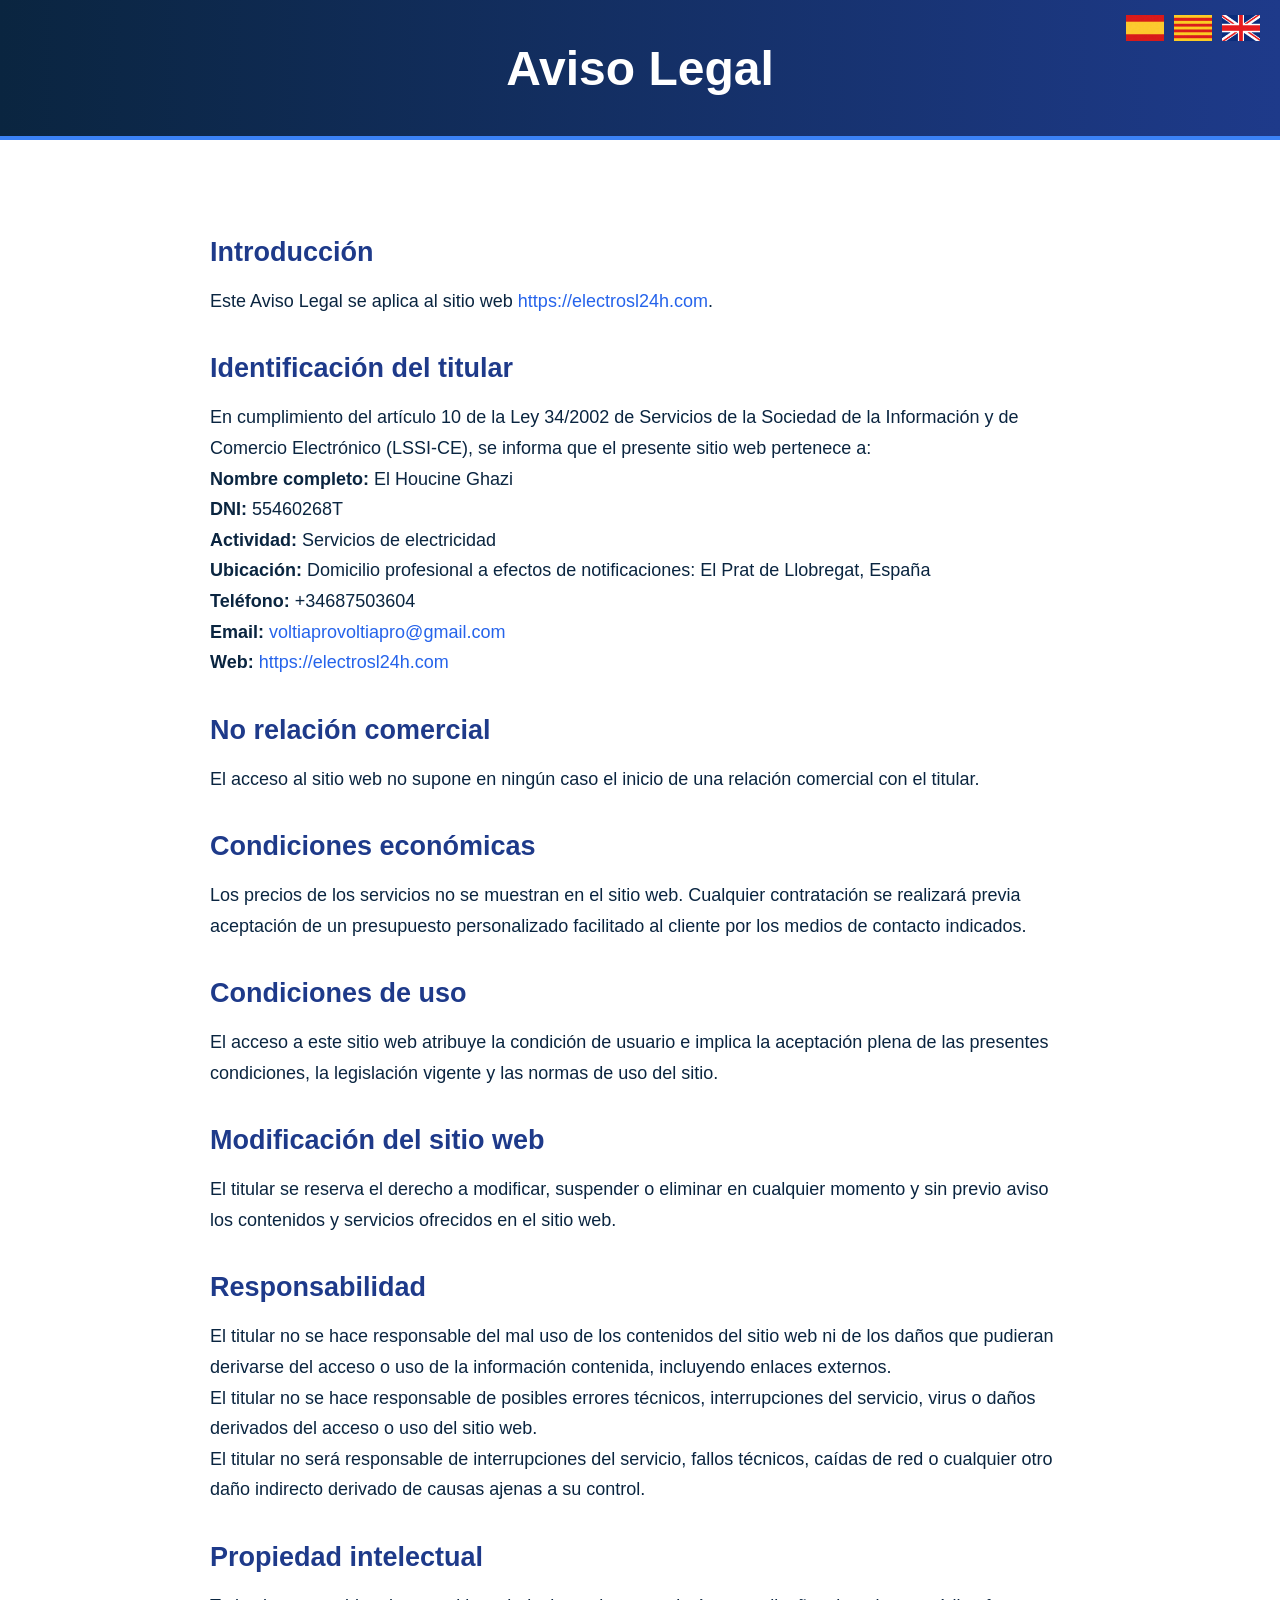
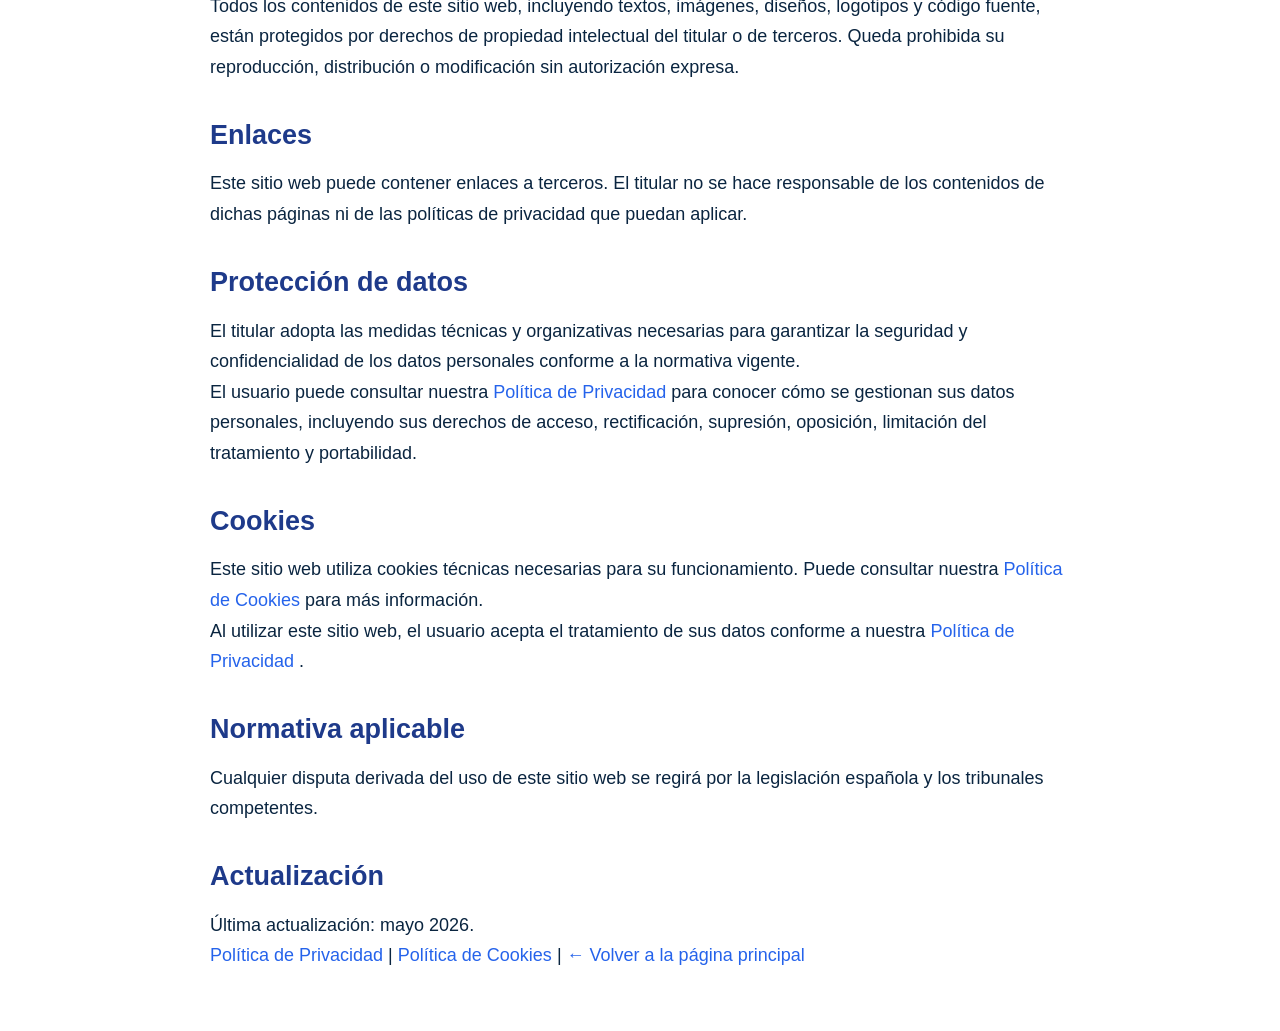
<file: aviso-legal.html>
<!DOCTYPE html>
<html lang="es">
<head>
<meta charset="UTF-8">
<meta name="viewport" content="width=device-width, initial-scale=1.0">
<title>Aviso Legal - Electricistas Madrid 24h</title>
<link rel="icon" type="image/avif" href="favicon.avif">
<link rel="shortcut icon" href="favicon.avif">
<link rel="apple-touch-icon" href="favicon.avif">
<link rel="stylesheet" href="style.css">
<script>
const traduccionesAviso = {

es: {

tituloAviso: "Aviso Legal",
AplicacionAvisoTitulo: "Introducción",
aplicacionAvisoTexto1: "Este Aviso Legal se aplica al sitio web ",
AplicacionEnlace3: "https://electrosl24h.com",

identificacion_titulo: "Identificación del titular",
identificacion_texto: "En cumplimiento del artículo 10 de la Ley 34/2002 de Servicios de la Sociedad de la Información y de Comercio Electrónico (LSSI-CE), se informa que el presente sitio web pertenece a:",

nombreCompleto: " El Houcine Ghazi",
NIE: " 55460268T",
actividad: "Actividad:",
actividad_desc: "Servicios de electricidad",
ubicacion_legal: "Ubicación:",
ubicacion_desc: "Domicilio profesional a efectos de notificaciones: El Prat de Llobregat, España",
telefono_legal: "Teléfono:",
telefono_desc: "+34687503604",
email_legal: "Email:",
email_desc: "voltiaprovoltiapro@gmail.com",
web_legal: "Web:",
web_desc: "https://electrosl24h.com",

noRelacionTitulo: "No relación comercial",
noRelacionComercial: "El acceso al sitio web no supone en ningún caso el inicio de una relación comercial con el titular.",

condicionesEconomicasTitulo: "Condiciones económicas",
condicionesEconomicasTexto: "Los precios de los servicios no se muestran en el sitio web. Cualquier contratación se realizará previa aceptación de un presupuesto personalizado facilitado al cliente por los medios de contacto indicados.",

condiciones: "Condiciones de uso",
condicionesTexto: "El acceso a este sitio web atribuye la condición de usuario e implica la aceptación plena de las presentes condiciones, la legislación vigente y las normas de uso del sitio.",

modificacionTitulo: "Modificación del sitio web",
modificacionContenido: "El titular se reserva el derecho a modificar, suspendre o eliminar en cualquier momento y sin previo aviso los contenidos y servicios ofrecidos en el sitio web.",

responsabilidad: "Responsabilidad",
responsabilidadTexto: "El titular no se hace responsable del mal uso de los contenidos del sitio web ni de los daños que pudieran derivarse del acceso o uso de la información contenida, incluyendo enlaces externos.",
responsabilidadTecnica: "El titular no se hace responsable de posibles errores técnicos, interrupciones del servicio, virus o daños derivados del acceso o uso del sitio web.",
limitacionResponsabilidadExtra: "El titular no será responsable de interrupciones del servicio, fallos técnicos, caídas de red o cualquier otro daño indirecto derivado de causas ajenas a su control.",

propiedad: "Propiedad intelectual",
propiedadTexto: "Todos los contenidos de este sitio web, incluyendo textos, imágenes, diseños, logotipos y código fuente, están protegidos por derechos de propiedad intelectual del titular o de terceros. Queda prohibida su reproducción, distribución o modificación sin autorización expresa.",

enlaces: "Enlaces",
enlacesTexto: "Este sitio web puede contener enlaces a terceros. El titular no se hace responsable de los contenidos de dichas páginas ni de las políticas de privacidad que puedan aplicar.",

proteccionDatos: "Protección de datos",
medidasSeguridad: "El titular adopta las medidas técnicas y organizativas necesarias para garantizar la seguridad y confidencialidad de los datos personales conforme a la normativa vigente.",

proteccionDatos_pre: "El usuario puede consultar nuestra ",
politicaPrivacidadLink: "Política de Privacidad",
proteccionDatos_post: " para conocer cómo se gestionan sus datos personales, incluyendo sus derechos de acceso, rectificación, supresión, oposición, limitación del tratamiento y portabilidad.",

cookiesTitulo: "Cookies",
cookiesAviso_pre: "Este sitio web utiliza cookies técnicas necesarias para su funcionamiento. Puede consultar nuestra ",
politicaCookiesLink: "Política de Cookies",
cookiesAviso_post: " para más información.",

recordatorioPrivacidad_pre: "Al utilizar este sitio web, el usuario acepta el tratamiento de sus datos conforme a nuestra ",
politicaPrivacidadLink2: "Política de Privacidad",
recordatorioPrivacidad_post: ".",

normativa: "Normativa aplicable",
normativaTexto: "Cualquier disputa derivada del uso de este sitio web se regirá por la legislación española y los tribunales competentes.",

actualizacionTitulo: "Actualización",
fechaActualizacion: "Última actualización: mayo 2026.",

volver: "← Volver a la página principal"
},

cat: {

tituloAviso: "Avís legal",
AplicacionAvisoTitulo: "Introducció",
aplicacionAvisoTexto1: "Aquest Avís legal s'aplica al lloc web ",
AplicacionEnlace3: "https://electrosl24h.com",

identificacion_titulo: "Identificació del titular",
identificacion_texto: "En compliment de l'article 10 de la Llei 34/2002 de serveis de la societat de la informació i de comerç electrònic (LSSI-CE), s'informa que aquest lloc web pertany a:",

nombreCompleto: " El Houcine Ghazi",
NIE: " 55460268T",
actividad: "Activitat:",
actividad_desc: "Serveis d'electricitat",
ubicacion_legal: "Ubicació:",
ubicacion_desc: "Domicili professional a efectes de notificacions: El Prat de Llobregat, Espanya",
telefono_legal: "Telèfon:",
telefono_desc: "+34687503604",
email_legal: "Correu electrònic:",
email_desc: "voltiaprovoltiapro@gmail.com",
web_legal: "Web:",
web_desc: "https://electrosl24h.com",

noRelacionTitulo: "Absència de relació comercial",
noRelacionComercial: "L'accés al lloc web no implica en cap cas l'inici d'una relació comercial amb el titular.",

condicionesEconomicasTitulo: "Condicions econòmiques",
condicionesEconomicasTexto: "Els preus dels serveis no es mostren al lloc web. Qualsevol contractació es realitzarà prèvia acceptació d'un pressupost personalitzat facilitat al client pels mitjans de contacte indicats.",

condiciones: "Condicions d'ús",
condicionesTexto: "L'accés a aquest lloc web atribueix la condició d'usuari i implica l'acceptació plena de les presents condicions, la legislació vigent i les normes d'ús del lloc.",

modificacionTitulo: "Modificació del lloc web",
modificacionContenido: "El titular es reserva el dret de modificar, suspendre o eliminar en qualsevol moment i sense previ avís els continguts i serveis oferts al lloc web.",

responsabilidad: "Responsabilitat",
responsabilidadTexto: "El titular no es fa responsable del mal ús dels continguts del lloc web ni dels danys que puguin derivar-se de l'accés o ús de la informació continguda, inclosos els enllaços externs.",
responsabilidadTecnica: "El titular no es fa responsable de possibles errors tècnics, interrupcions del servei, virus o danys derivats de l'accés o ús del lloc web.",
limitacionResponsabilidadExtra: "El titular no serà responsable d'interrupcions del servei, fallades tècniques, caigudes de xarxa o qualsevol altre dany indirecte derivat de causes alienes al seu control.",

propiedad: "Propietat intel·lectual",
propiedadTexto: "Tots els continguts d'aquest lloc web, incloent textos, imatges, dissenys, logotips i codi font, estan protegits per drets de propietat intel·lectual del titular o de tercers. Queda prohibida la seva reproducció, distribució o modificació sense autorització expressa.",

enlaces: "Enllaços",
enlacesTexto: "Aquest lloc web pot contenir enllaços a tercers. El titular no es fa responsable dels continguts d'aquestes pàgines ni de les seves polítiques de privacitat.",

proteccionDatos: "Protecció de dades",
medidasSeguridad: "El titular adopta les mesures tècniques i organitzatives necessàries per garantir la seguretat i confidencialitat de les dades personals conforme a la normativa vigent.",

proteccionDatos_pre: "L'usuari pot consultar la nostra ",
politicaPrivacidadLink: "Política de privacitat",
proteccionDatos_post: " per conèixer com es gestionen les seves dades personals, incloent els seus drets d'accés, rectificació, supressió, oposició, limitació del tractament i portabilitat.",

cookiesTitulo: "Cookies",
cookiesAviso_pre: "Aquest lloc web utilitza cookies tècniques necessàries per al seu funcionament. Pot consultar la nostra ",
politicaCookiesLink: "Política de cookies",
cookiesAviso_post: " per a més informació.",

recordatorioPrivacidad_pre: "En utilitzar aquest lloc web, l'usuari accepta el tractament de les seves dades conforme a la nostra ",
politicaPrivacidadLink2: "Política de privacitat",
recordatorioPrivacidad_post: ".",

normativa: "Normativa aplicable",
normativaTexto: "Qualsevol disputa derivada de l'ús d'aquest lloc web es regirà per la legislació espanyola i pels tribunals competents.",

actualizacionTitulo: "Actualització",
fechaActualizacion: "Última actualització: maig 2026.",

volver: "← Tornar a la pàgina principal"
},

en: {

tituloAviso: "Legal Notice",
AplicacionAvisoTitulo: "Introduction",
aplicacionAvisoTexto1: "This Legal Notice applies to the website ",
AplicacionEnlace3: "https://electrosl24h.com",

identificacion_titulo: "Owner identification",
identificacion_texto: "In accordance with Article 10 of Spanish Law 34/2002 on Information Society Services and Electronic Commerce (LSSI-CE), this website is owned by:",

nombreCompleto: " El Houcine Ghazi",
NIE: " 55460268T",
actividad: "Activity:",
actividad_desc: "Electrical services",
ubicacion_legal: "Address:",
ubicacion_desc: "Professional address for notifications: El Prat de Llobregat, Spain",
telefono_legal: "Phone:",
telefono_desc: "+34687503604",
email_legal: "Email:",
email_desc: "voltiaprovoltiapro@gmail.com",
web_legal: "Website:",
web_desc: "https://electrosl24h.com",

noRelacionTitulo: "No commercial relationship",
noRelacionComercial: "Access to the website does not in any case establish a commercial relationship with the owner.",

condicionesEconomicasTitulo: "Pricing conditions",
condicionesEconomicasTexto: "Service prices are not displayed on the website. Any service will be contracted only after prior acceptance of a personalized quotation provided to the client through the indicated contact methods.",

condiciones: "Terms of use",
condicionesTexto: "Accessing this website grants the status of user and implies full acceptance of these conditions, applicable law and website usage rules.",

modificacionTitulo: "Website modifications",
modificacionContenido: "The owner reserves the right to modify, suspend or remove at any time and without prior notice the contents and services offered on the website.",

responsabilidad: "Liability",
responsabilidadTexto: "The owner shall not be liable for misuse of the website contents or for damages arising from access to or use of the information contained, including external links.",
responsabilidadTecnica: "The owner shall not be liable for technical errors, service interruptions, viruses or damages arising from accessing or using the website.",
limitacionResponsabilidadExtra: "The owner shall not be liable for service interruptions, technical failures, network outages or any indirect damage beyond their control.",

propiedad: "Intellectual property",
propiedadTexto: "All website contents, including texts, images, designs, logos and source code, are protected by intellectual property rights of the owner or third parties. Reproduction, distribution or modification without express authorization is prohibited.",

enlaces: "Links",
enlacesTexto: "This website may contain links to third-party websites. The owner is not responsible for the contents of such pages or their privacy policies.",

proteccionDatos: "Data protection",
medidasSeguridad: "The owner adopts the necessary technical and organizational measures to guarantee the security and confidentiality of personal data in accordance with applicable regulations.",

proteccionDatos_pre: "The user can consult our ",
politicaPrivacidadLink: "Privacy Policy",
proteccionDatos_post: " to learn how personal data is processed, including rights of access, rectification, erasure, objection, restriction of processing and data portability.",

cookiesTitulo: "Cookies",
cookiesAviso_pre: "This website uses technical cookies necessary for its operation. You can consult our ",
politicaCookiesLink: "Cookies Policy",
cookiesAviso_post: " for more information.",

recordatorioPrivacidad_pre: "By using this website, the user accepts the processing of their data in accordance with our ",
politicaPrivacidadLink2: "Privacy Policy",
recordatorioPrivacidad_post: ".",

normativa: "Applicable law",
normativaTexto: "Any dispute arising from the use of this website shall be governed by Spanish law and submitted to the competent courts.",

actualizacionTitulo: "Update",
fechaActualizacion: "Last update: May 2026.",

volver: "← Back to the main page"
}

};





function cambiarIdiomaAviso(idioma) { 
    document.querySelectorAll("[data-key]").forEach(elemento => {
        const key = elemento.getAttribute("data-key");
        const contenido = traduccionesAviso[idioma][key];

        if (Array.isArray(contenido)) {
            elemento.innerHTML = contenido.map(item => `<li>${item}</li>`).join('');
        } else {
            function reemplazarTexto(nodo, textoCompleto) {
                nodo.childNodes.forEach(child => {
                    if (child.nodeType === Node.TEXT_NODE) {
                        child.textContent = textoCompleto;
                    }
                });
            }
            reemplazarTexto(elemento, contenido);
        }
    });
}
</script>
</head>
<body>

<header class="legal-header">    
    <div class="idiomas-legal">
        <img src="esp.avif" alt="Español" onclick="cambiarIdiomaAviso('es')">
        <img src="cat.avif" alt="Català" onclick="cambiarIdiomaAviso('cat')">
        <img src="eng.avif" alt="English" onclick="cambiarIdiomaAviso('en')">
    </div>
    <h1 data-key="tituloAviso">Aviso Legal</h1>
</header>

<main class="legal">

<!-- INTRODUCCIÓN -->
<h2 data-key="AplicacionAvisoTitulo">Introducción</h2>
<p>
    <span data-key="aplicacionAvisoTexto1">Este Aviso Legal se aplica al sitio web </span>
    <a href="https://electrosl24h.com" data-key="AplicacionEnlace3">https://electrosl24h.com</a>.
</p>

<!-- IDENTIFICACIÓN DEL TITULAR -->
<h2 data-key="identificacion_titulo">Identificación del titular</h2>
<p data-key="identificacion_texto">
En cumplimiento del artículo 10 de la Ley 34/2002 de Servicios de la Sociedad de la Información y de Comercio Electrónico (LSSI-CE), se informa que el presente sitio web pertenece a:
</p>

<p data-key="nombreCompleto"><b>Nombre completo:</b> El Houcine Ghazi</p>
<p data-key="NIE"><b>DNI:</b> 55460268T</p>
<p><b data-key="actividad">Actividad:</b> <span data-key="actividad_desc">Servicios de electricidad</span></p>
<p><b data-key="ubicacion_legal">Ubicación:</b> <span data-key="ubicacion_desc">Domicilio profesional a efectos de notificaciones: El Prat de Llobregat, España</span></p>
<p><b data-key="telefono_legal">Teléfono:</b> <span data-key="telefono_desc">+34687503604</span></p>
<p><b data-key="email_legal">Email:</b> <a href="mailto:voltiaprovoltiapro@gmail.com" data-key="email_desc">voltiaprovoltiapro@gmail.com</a></p>
<p><b data-key="web_legal">Web:</b> <a href="https://electrosl24h.com" data-key="web_desc">https://electrosl24h.com</a></p>

<!-- NO RELACIÓN COMERCIAL -->
<h2 data-key="noRelacionTitulo">No relación comercial</h2>
<p data-key="noRelacionComercial">
El acceso al sitio web no supone en ningún caso el inicio de una relación comercial con el titular.
</p>

<!-- CONDICIONES ECONÓMICAS -->
<h2 data-key="condicionesEconomicasTitulo">Condiciones económicas</h2>
<p data-key="condicionesEconomicasTexto">
Los precios de los servicios no se muestran en el sitio web. Cualquier contratación se realizará previa aceptación de un presupuesto personalizado facilitado al cliente por los medios de contacto indicados.
</p>

<!-- CONDICIONES DE USO -->
<h2 data-key="condiciones">Condiciones de uso</h2>
<p data-key="condicionesTexto">
El acceso a este sitio web atribuye la condición de usuario e implica la aceptación plena de las presentes condiciones, la legislación vigente y las normas de uso del sitio.
</p>

<!-- MODIFICACIÓN DEL SITIO -->
<h2 data-key="modificacionTitulo">Modificación del sitio web</h2>
<p data-key="modificacionContenido">
El titular se reserva el derecho a modificar, suspender o eliminar en cualquier momento y sin previo aviso los contenidos y servicios ofrecidos en el sitio web.
</p>

<!-- RESPONSABILIDAD -->
<h2 data-key="responsabilidad">Responsabilidad</h2>
<p data-key="responsabilidadTexto">
El titular no se hace responsable del mal uso de los contenidos del sitio web ni de los daños que pudieran derivarse del acceso o uso de la información contenida, incluyendo enlaces externos.
</p>
<p data-key="responsabilidadTecnica">
El titular no se hace responsable de posibles errores técnicos, interrupciones del servicio, virus o daños derivados del acceso o uso del sitio web.
</p>
<p data-key="limitacionResponsabilidadExtra">
El titular no será responsable de interrupciones del servicio, fallos técnicos, caídas de red o cualquier otro daño indirecto derivado de causas ajenas a su control.
</p>

<!-- PROPIEDAD INTELECTUAL -->
<h2 data-key="propiedad">Propiedad intelectual</h2>
<p data-key="propiedadTexto">
Todos los contenidos de este sitio web, incluyendo textos, imágenes, diseños, logotipos y código fuente, están protegidos por derechos de propiedad intelectual del titular o de terceros. Queda prohibida su reproducción, distribución o modificación sin autorización expresa.
</p>

<!-- ENLACES -->
<h2 data-key="enlaces">Enlaces</h2>
<p data-key="enlacesTexto">
Este sitio web puede contener enlaces a terceros. El titular no se hace responsable de los contenidos de dichas páginas ni de las políticas de privacidad que puedan aplicar.
</p>

<!-- PROTECCIÓN DE DATOS -->
<h2 data-key="proteccionDatos">Protección de datos</h2>

<p data-key="medidasSeguridad">
El titular adopta las medidas técnicas y organizativas necesarias para garantizar la seguridad y confidencialidad de los datos personales conforme a la normativa vigente.
</p>

<p>
    <span data-key="proteccionDatos_pre">El usuario puede consultar nuestra </span>
    <a href="politica-privacidad.html" data-key="politicaPrivacidadLink">Política de Privacidad</a>
    <span data-key="proteccionDatos_post"> para conocer cómo se gestionan sus datos personales, incluyendo sus derechos de acceso, rectificación, supresión, oposición, limitación del tratamiento y portabilidad.</span>
</p>

<!-- COOKIES -->
<h2 data-key="cookiesTitulo">Cookies</h2>
<p>
    <span data-key="cookiesAviso_pre">Este sitio web utiliza cookies técnicas necesarias para su funcionamiento. Puede consultar nuestra </span>
    <a href="politica-cookies.html" data-key="politicaCookiesLink">Política de Cookies</a>
    <span data-key="cookiesAviso_post"> para más información.</span>
</p>

<p>
    <span data-key="recordatorioPrivacidad_pre">Al utilizar este sitio web, el usuario acepta el tratamiento de sus datos conforme a nuestra </span>
    <a href="politica-privacidad.html" data-key="politicaPrivacidadLink2">Política de Privacidad</a>
    <span data-key="recordatorioPrivacidad_post">.</span>
</p>

<!-- NORMATIVA APLICABLE -->
<h2 data-key="normativa">Normativa aplicable</h2>
<p data-key="normativaTexto">
Cualquier disputa derivada del uso de este sitio web se regirá por la legislación española y los tribunales competentes.
</p>

<!-- FECHA -->
<h2 data-key="actualizacionTitulo">Actualización</h2>
<p data-key="fechaActualizacion">
Última actualización: mayo 2026.
</p>

<div class="volver-principal">
    <a href="politica-privacidad.html" data-key="politicaPrivacidadLink">Política de Privacidad</a> |
    <a href="politica-cookies.html" data-key="politicaCookiesLink">Política de Cookies</a> |
    <a href="index.html" data-key="volver">← Volver a la página principal</a>
</div>

</main>

</body>
</html>
</file>
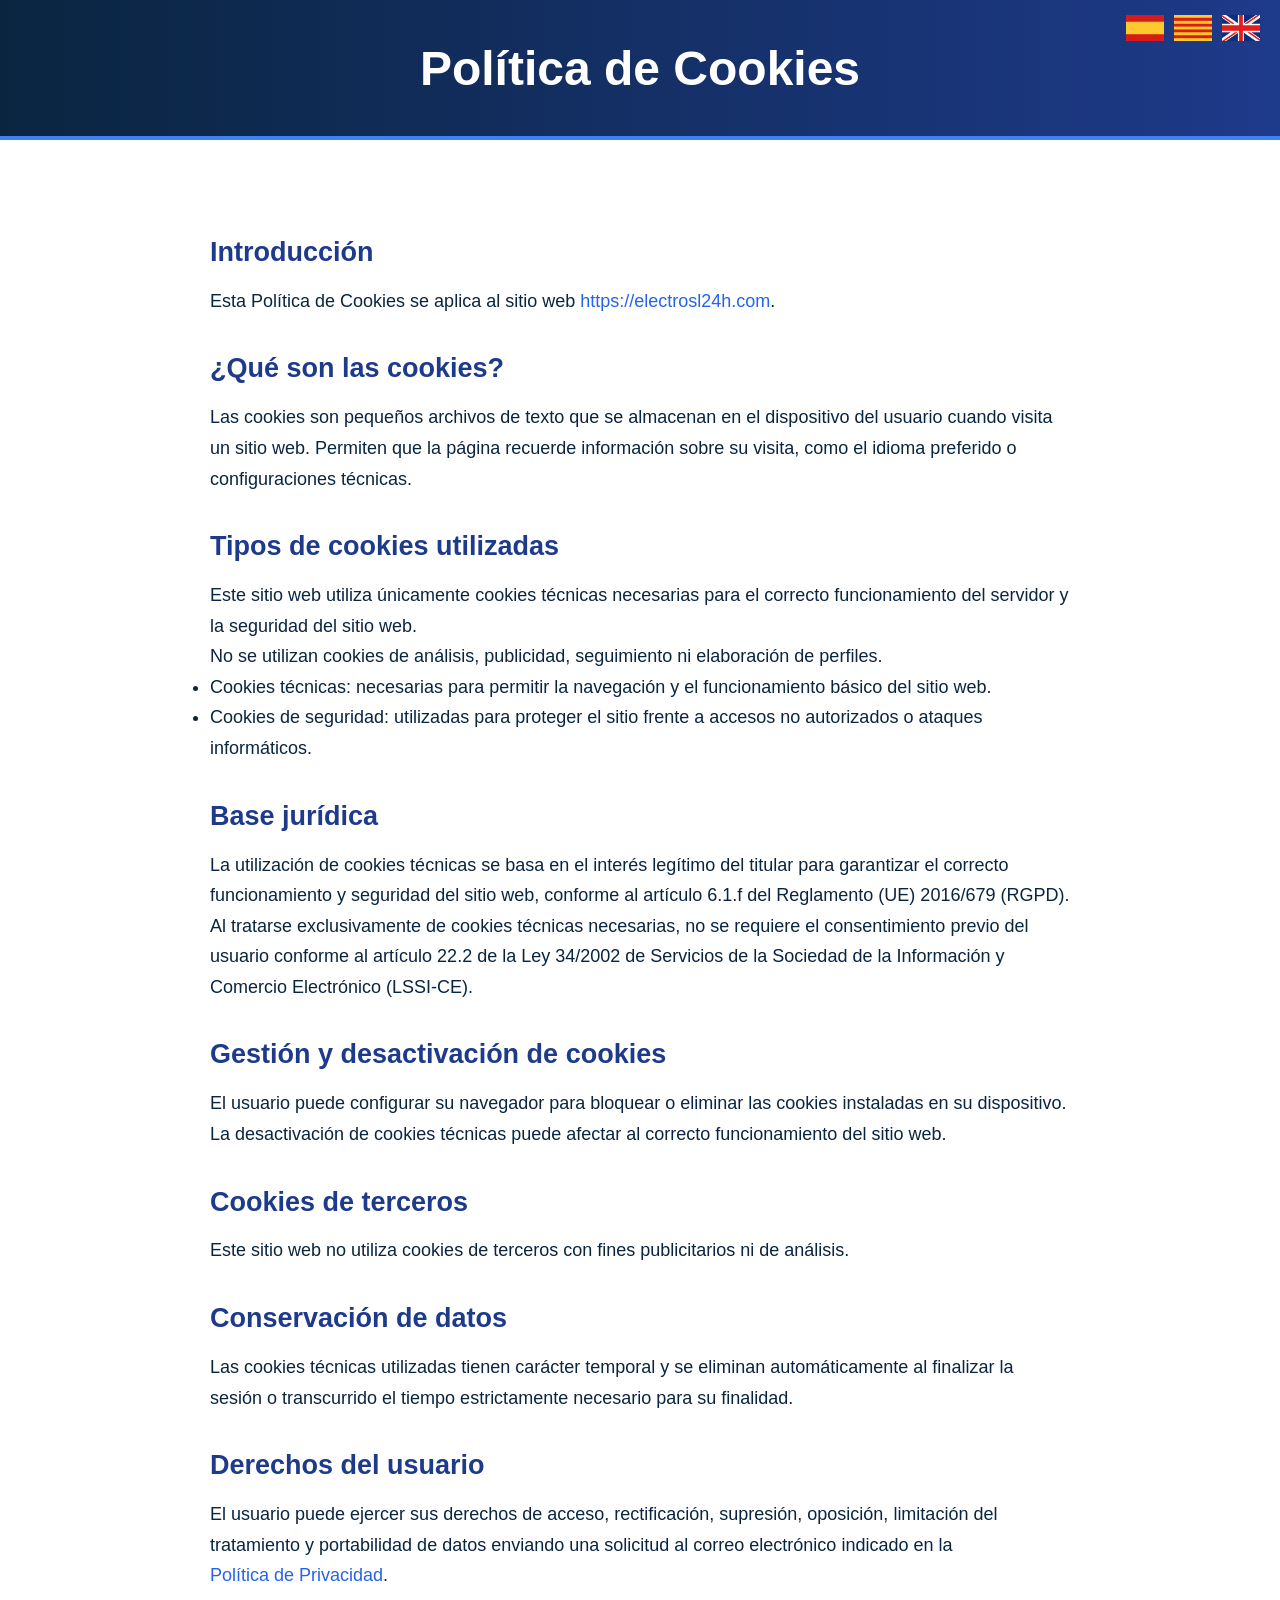
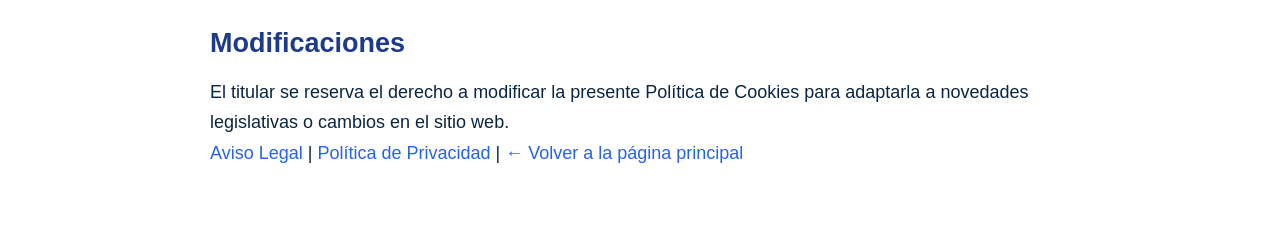
<file: politica-cookies.html>
<!DOCTYPE html>

<html lang="es">
<head>
<meta charset="UTF-8">
<meta name="viewport" content="width=device-width, initial-scale=1.0">
<title>Política de Cookies - Electricistas Madrid 24h</title>
<meta name="robots" content="noindex,follow">
<link rel="icon" type="image/avif" href="favicon.avif">
<link rel="shortcut icon" href="favicon.avif">
<link rel="apple-touch-icon" href="favicon.avif">
<link rel="stylesheet" href="style.css">

<script>
const traduccionesCookies = {
    es: {
        tituloCookies: "Política de Cookies",
        AplicacionCookiesTitulo: "Introducción",
        aplicacionCookiesTexto1: "Esta Política de Cookies se aplica al sitio web ",
        AplicacionEnlace2: "https://electrosl24h.com",

        queSonTitulo: "¿Qué son las cookies?",
        queSonTexto1: "Las cookies son pequeños archivos de texto que se almacenan en el dispositivo del usuario cuando visita un sitio web. Permiten que la página recuerde información sobre su visita, como el idioma preferido o configuraciones técnicas.",

        tiposTitulo: "Tipos de cookies utilizadas",
        tiposTexto1: "Este sitio web utiliza únicamente cookies técnicas necesarias para el correcto funcionamiento del servidor y la seguridad del sitio web.",
        tiposTexto2: "No se utilizan cookies de análisis, publicidad, seguimiento ni elaboración de perfiles.",
        tiposLista: [
            "Cookies técnicas: necesarias para permitir la navegación y el funcionamiento básico del sitio web.",
            "Cookies de seguridad: utilizadas para proteger el sitio frente a accesos no autorizados o ataques informáticos."
        ],

        baseLegalCookiesTitulo: "Base jurídica",
        baseLegalCookiesTexto1: "La utilización de cookies técnicas se basa en el interés legítimo del titular para garantizar el correcto funcionamiento y seguridad del sitio web, conforme al artículo 6.1.f del Reglamento (UE) 2016/679 (RGPD).",
        baseLegalCookiesTexto2: "Al tratarse exclusivamente de cookies técnicas necesarias, no se requiere el consentimiento previo del usuario conforme al artículo 22.2 de la Ley 34/2002 de Servicios de la Sociedad de la Información y Comercio Electrónico (LSSI-CE).",

        gestionTitulo: "Gestión y desactivación de cookies",
        gestionTexto1: "El usuario puede configurar su navegador para bloquear o eliminar las cookies instaladas en su dispositivo.",
        gestionTexto2: "La desactivación de cookies técnicas puede afectar al correcto funcionamiento del sitio web.",

        tercerosTitulo: "Cookies de terceros",
        tercerosTexto: "Este sitio web no utiliza cookies de terceros con fines publicitarios ni de análisis.",

        conservacionCookiesTitulo: "Conservación de datos",
        conservacionCookiesTexto: "Las cookies técnicas utilizadas tienen carácter temporal y se eliminan automáticamente al finalizar la sesión o transcurrido el tiempo estrictamente necesario para su finalidad.",

        derechosCookiesTitulo: "Derechos del usuario",
        derechosCookiesTexto1: "El usuario puede ejercer sus derechos de acceso, rectificación, supresión, oposición, limitación del tratamiento y portabilidad de datos enviando una solicitud al correo electrónico indicado en la ",

        politicaPrivacidadLink: "Política de Privacidad",

        modificacionesCookiesTitulo: "Modificaciones",
        modificacionesCookiesTexto: "El titular se reserva el derecho a modificar la presente Política de Cookies para adaptarla a novedades legislativas o cambios en el sitio web.",

        avisoLegalLink: "Aviso Legal",
        volver: "← Volver a la página principal"
    },
    cat: {
        tituloCookies: "Política de Cookies",
        AplicacionCookiesTitulo: "Introducció",
        aplicacionCookiesTexto1: "Aquesta Política de Cookies s'aplica al lloc web ",
        AplicacionEnlace2: "https://electrosl24h.com",

        queSonTitulo: "Què són les cookies?",
        queSonTexto1: "Les cookies són petits fitxers de text que s'emmagatzemen al dispositiu de l'usuari quan visita un lloc web. Permeten que la pàgina recordi informació sobre la seva visita, com l'idioma preferit o configuracions tècniques.",

        tiposTitulo: "Tipus de cookies utilitzades",
        tiposTexto1: "Aquest lloc web utilitza únicament cookies tècniques necessàries per al correcte funcionament del servidor i la seguretat del lloc web.",
        tiposTexto2: "No s'utilitzen cookies d'anàlisi, publicitat, seguiment ni elaboració de perfils.",
        tiposLista: [
            "Cookies tècniques: necessàries per permetre la navegació i el funcionament bàsic del lloc web.",
            "Cookies de seguretat: utilitzades per protegir el lloc davant d'accés no autoritzat o atacs informàtics."
        ],

        baseLegalCookiesTitulo: "Base jurídica",
        baseLegalCookiesTexto1: "L'ús de cookies tècniques es basa en l'interès legítim del titular per garantir el correcte funcionament i seguretat del lloc web, conforme a l'article 6.1.f del Reglament (UE) 2016/679 (RGPD).",
        baseLegalCookiesTexto2: "En tractar-se exclusivament de cookies tècniques necessàries, no es requereix el consentiment previ de l'usuari conforme a l'article 22.2 de la Llei 34/2002 de Serveis de la Societat de la Informació i Comerç Electrònic (LSSI-CE).",

        gestionTitulo: "Gestió i desactivació de cookies",
        gestionTexto1: "L'usuari pot configurar el seu navegador per bloquejar o eliminar les cookies instal·lades al seu dispositiu.",
        gestionTexto2: "La desactivació de cookies tècniques pot afectar el correcte funcionament del lloc web.",

        tercerosTitulo: "Cookies de tercers",
        tercerosTexto: "Aquest lloc web no utilitza cookies de tercers amb fins publicitaris ni d'anàlisi.",

        conservacionCookiesTitulo: "Conservació de dades",
        conservacionCookiesTexto: "Les cookies tècniques utilitzades tenen caràcter temporal i s'eliminen automàticament en finalitzar la sessió o transcorregut el temps estrictament necessari per a la seva finalitat.",

        derechosCookiesTitulo: "Drets de l'usuari",
        derechosCookiesTexto1: "L'usuari pot exercir els seus drets d'accés, rectificació, supressió, oposició, limitació del tractament i portabilitat de dades enviant una sol·licitud al correu electrònic indicat a la ",

        politicaPrivacidadLink: "Política de Privacitat",

        modificacionesCookiesTitulo: "Modificacions",
        modificacionesCookiesTexto: "El titular es reserva el dret de modificar la present Política de Cookies per adaptar-la a novetats legislatives o canvis al lloc web.",

        avisoLegalLink: "Avís Legal",
        volver: "← Tornar a la pàgina principal"
    },
    en: {
        tituloCookies: "Cookies Policy",
        AplicacionCookiesTitulo: "Introduction",
        aplicacionCookiesTexto1: "This Cookies Policy applies to the website ",
        AplicacionEnlace2: "https://electrosl24h.com",

        queSonTitulo: "What are cookies?",
        queSonTexto1: "Cookies are small text files stored on the user's device when visiting a website. They allow the page to remember information about your visit, such as preferred language or technical settings.",

        tiposTitulo: "Types of cookies used",
        tiposTexto1: "This website only uses technical cookies necessary for the proper functioning of the server and website security.",
        tiposTexto2: "No analytics, advertising, tracking or profiling cookies are used.",
        tiposLista: [
            "Technical cookies: necessary to enable basic navigation and website functionality.",
            "Security cookies: used to protect the website against unauthorized access or cyberattacks."
        ],

        baseLegalCookiesTitulo: "Legal basis",
        baseLegalCookiesTexto1: "The use of technical cookies is based on the legitimate interest of the owner to ensure the proper functioning and security of the website, according to Article 6.1.f of Regulation (EU) 2016/679 (GDPR).",
        baseLegalCookiesTexto2: "Since only necessary technical cookies are used, prior user consent is not required under Article 22.2 of Law 34/2002 on Information Society Services and Electronic Commerce (LSSI-CE).",

        gestionTitulo: "Management and deactivation of cookies",
        gestionTexto1: "Users can configure their browser to block or delete cookies installed on their device.",
        gestionTexto2: "Disabling technical cookies may affect the proper functioning of the website.",

        tercerosTitulo: "Third-party cookies",
        tercerosTexto: "This website does not use third-party cookies for advertising or analytics purposes.",

        conservacionCookiesTitulo: "Data retention",
        conservacionCookiesTexto: "Technical cookies used are temporary and are automatically deleted at the end of the session or after the strictly necessary time for their purpose.",

        derechosCookiesTitulo: "User rights",
        derechosCookiesTexto1: "Users can exercise their rights of access, rectification, erasure, objection, restriction of processing and data portability by sending a request to the email indicated in the ",

        politicaPrivacidadLink: "Privacy Policy",

        modificacionesCookiesTitulo: "Modifications",
        modificacionesCookiesTexto: "The owner reserves the right to modify this Cookies Policy to adapt it to legislative updates or changes on the website.",

        avisoLegalLink: "Legal Notice",
        volver: "← Back to the main page"
    }
};
function cambiarIdiomaCookies(idioma) { 
    document.querySelectorAll("[data-key]").forEach(elemento => {
        const key = elemento.getAttribute("data-key");
        const contenido = traduccionesCookies[idioma][key];

        if (Array.isArray(contenido)) {
            elemento.innerHTML = contenido.map(item => `<li>${item}</li>`).join('');
        } else {
            function reemplazarTexto(nodo, textoCompleto) {
                nodo.childNodes.forEach(child => {
                    if (child.nodeType === Node.TEXT_NODE) {
                        child.textContent = textoCompleto;
                    }
                });
            }
            reemplazarTexto(elemento, contenido);
        }
    });
}
</script>

</head>
<body>

<header class="legal-header">
    <div class="idiomas-legal">
        <img src="esp.avif" alt="Español" onclick="cambiarIdiomaCookies('es')">
        <img src="cat.avif" alt="Català" onclick="cambiarIdiomaCookies('cat')">
        <img src="eng.avif" alt="English" onclick="cambiarIdiomaCookies('en')">
    </div>
    <h1 data-key="tituloCookies">Política de Cookies</h1>
</header>
<main class="legal">
<h2 data-key="AplicacionCookiesTitulo">Introducción</h2>
<p>
    <span data-key="aplicacionCookiesTexto1">Esta Política de Cookies se aplica al sitio web </span>
    <a href="https://electrosl24h.com" data-key="AplicacionEnlace2">https://electrosl24h.com</a>.
</p>
<!-- QUÉ SON LAS COOKIES -->
<h2 data-key="queSonTitulo">¿Qué son las cookies?</h2>
<p data-key="queSonTexto1">
Las cookies son pequeños archivos de texto que se almacenan en el dispositivo del usuario cuando visita un sitio web. Permiten que la página recuerde información sobre su visita, como el idioma preferido o configuraciones técnicas.
</p>

<!-- TIPO DE COOKIES UTILIZADAS -->
<h2 data-key="tiposTitulo">Tipos de cookies utilizadas</h2>
<p data-key="tiposTexto1">
Este sitio web utiliza únicamente cookies técnicas necesarias para el correcto funcionamiento del servidor y la seguridad del sitio web.
</p>
<p data-key="tiposTexto2">
No se utilizan cookies de análisis, publicidad, seguimiento ni elaboración de perfiles.
</p>

<ul data-key="tiposLista">
<li>Cookies técnicas: necesarias para permitir la navegación y el funcionamiento básico del sitio web.</li>
<li>Cookies de seguridad: utilizadas para proteger el sitio frente a accesos no autorizados o ataques informáticos.</li>
</ul>

<!-- BASE LEGAL -->
<h2 data-key="baseLegalCookiesTitulo">Base jurídica</h2>
<p data-key="baseLegalCookiesTexto1">
La utilización de cookies técnicas se basa en el interés legítimo del titular para garantizar el correcto funcionamiento y seguridad del sitio web, conforme al artículo 6.1.f del Reglamento (UE) 2016/679 (RGPD).
</p>
<p data-key="baseLegalCookiesTexto2">
Al tratarse exclusivamente de cookies técnicas necesarias, no se requiere el consentimiento previo del usuario conforme al artículo 22.2 de la Ley 34/2002 de Servicios de la Sociedad de la Información y Comercio Electrónico (LSSI-CE).
</p>

<!-- GESTIÓN DE COOKIES -->
<h2 data-key="gestionTitulo">Gestión y desactivación de cookies</h2>
<p data-key="gestionTexto1">
El usuario puede configurar su navegador para bloquear o eliminar las cookies instaladas en su dispositivo.
</p>
<p data-key="gestionTexto2">
La desactivación de cookies técnicas puede afectar al correcto funcionamiento del sitio web.
</p>

<!-- COOKIES DE TERCEROS -->
<h2 data-key="tercerosTitulo">Cookies de terceros</h2>
<p data-key="tercerosTexto">
Este sitio web no utiliza cookies de terceros con fines publicitarios ni de análisis.
</p>

<!-- CONSERVACIÓN -->
<h2 data-key="conservacionCookiesTitulo">Conservación de datos</h2>
<p data-key="conservacionCookiesTexto">
Las cookies técnicas utilizadas tienen carácter temporal y se eliminan automáticamente al finalizar la sesión o transcurrido el tiempo estrictamente necesario para su finalidad.
</p>

<!-- DERECHOS -->
<h2 data-key="derechosCookiesTitulo">Derechos del usuario</h2>
<p data-key="derechosCookiesTexto1">
El usuario puede ejercer sus derechos de acceso, rectificación, supresión, oposición, limitación del tratamiento y portabilidad de datos enviando una solicitud al correo electrónico indicado en la 
</p>
<p>
<a href="politica-privacidad.html" data-key="politicaPrivacidadLink">Política de Privacidad</a>.
</p>

<!-- MODIFICACIONES -->
<h2 data-key="modificacionesCookiesTitulo">Modificaciones</h2>
<p data-key="modificacionesCookiesTexto">
El titular se reserva el derecho a modificar la presente Política de Cookies para adaptarla a novedades legislativas o cambios en el sitio web.
</p>

<div class="volver-principal">
    <a href="aviso-legal.html" data-key="avisoLegalLink">Aviso Legal</a> |
    <a href="politica-privacidad.html" data-key="politicaPrivacidadLink">Política de Privacidad</a> |
    <a href="index.html" data-key="volver">← Volver a la página principal</a>
</div>

</main>


</body>
</html>
</file>
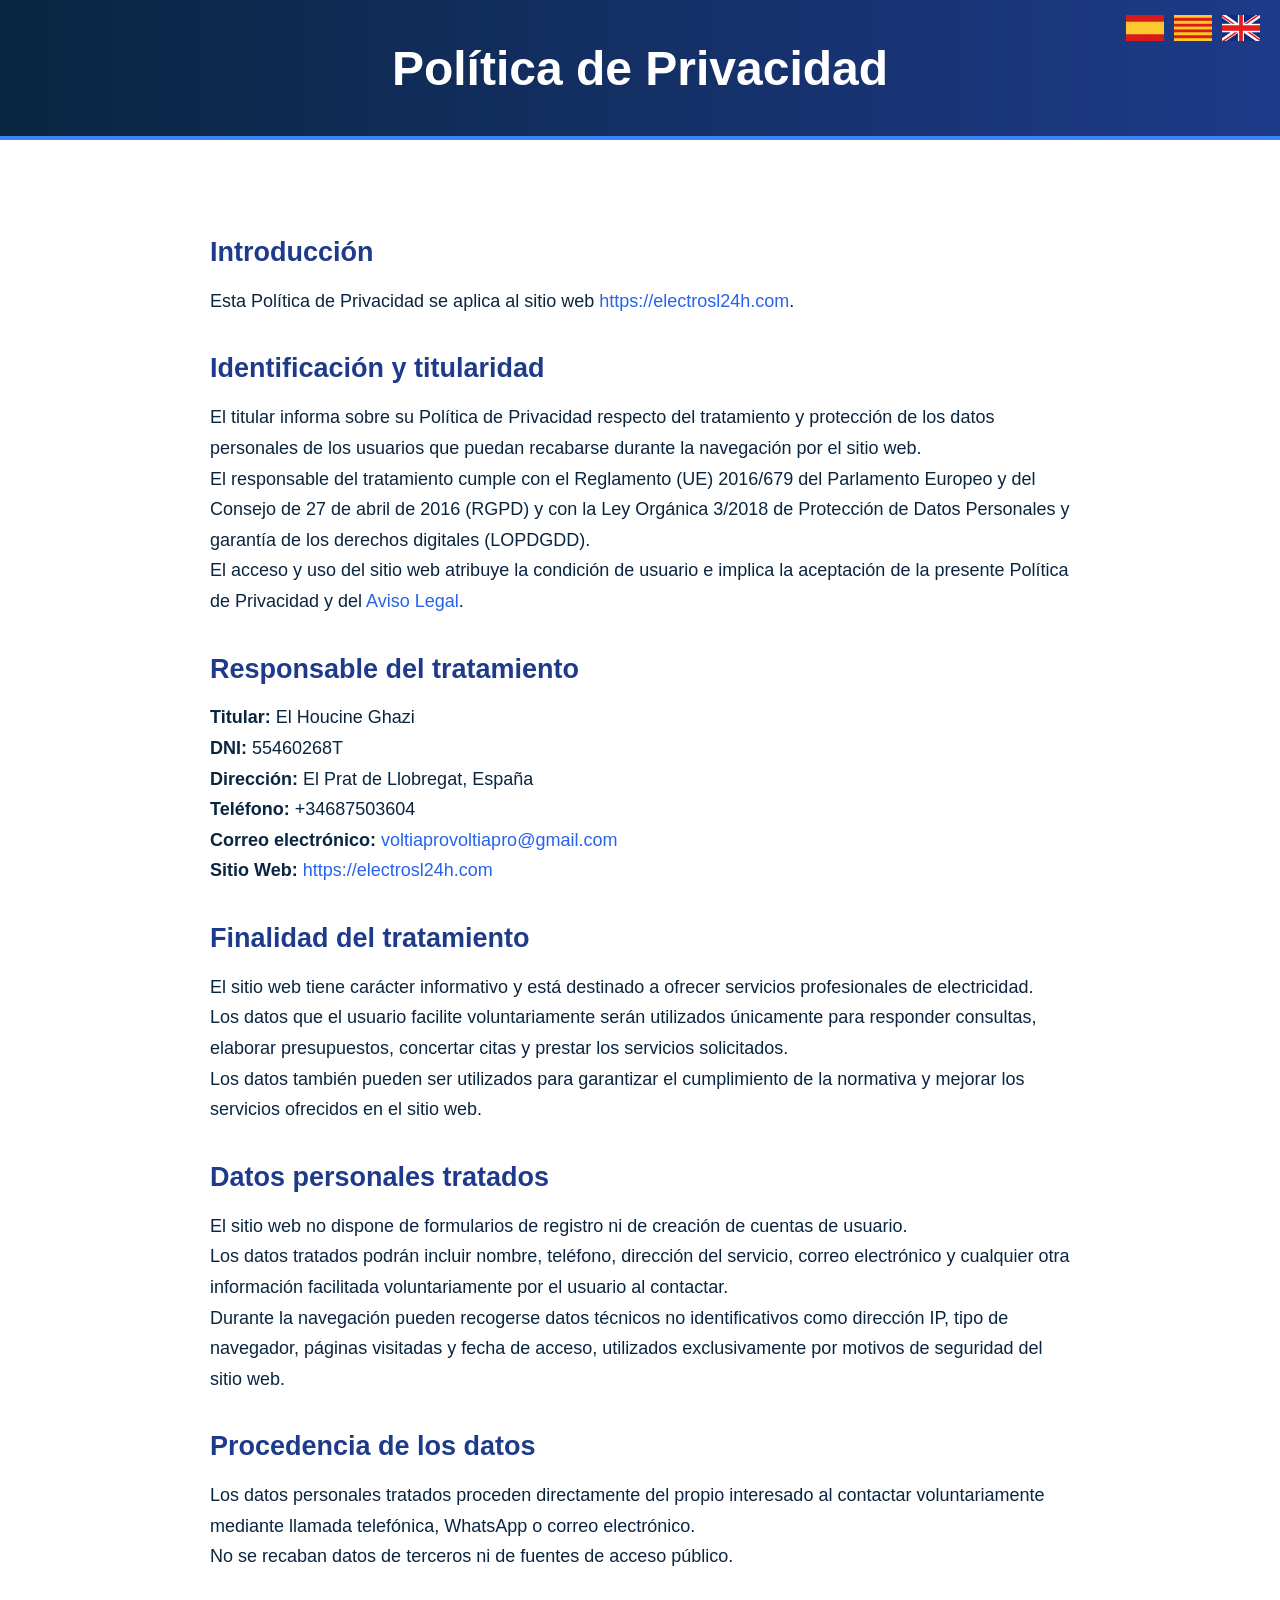
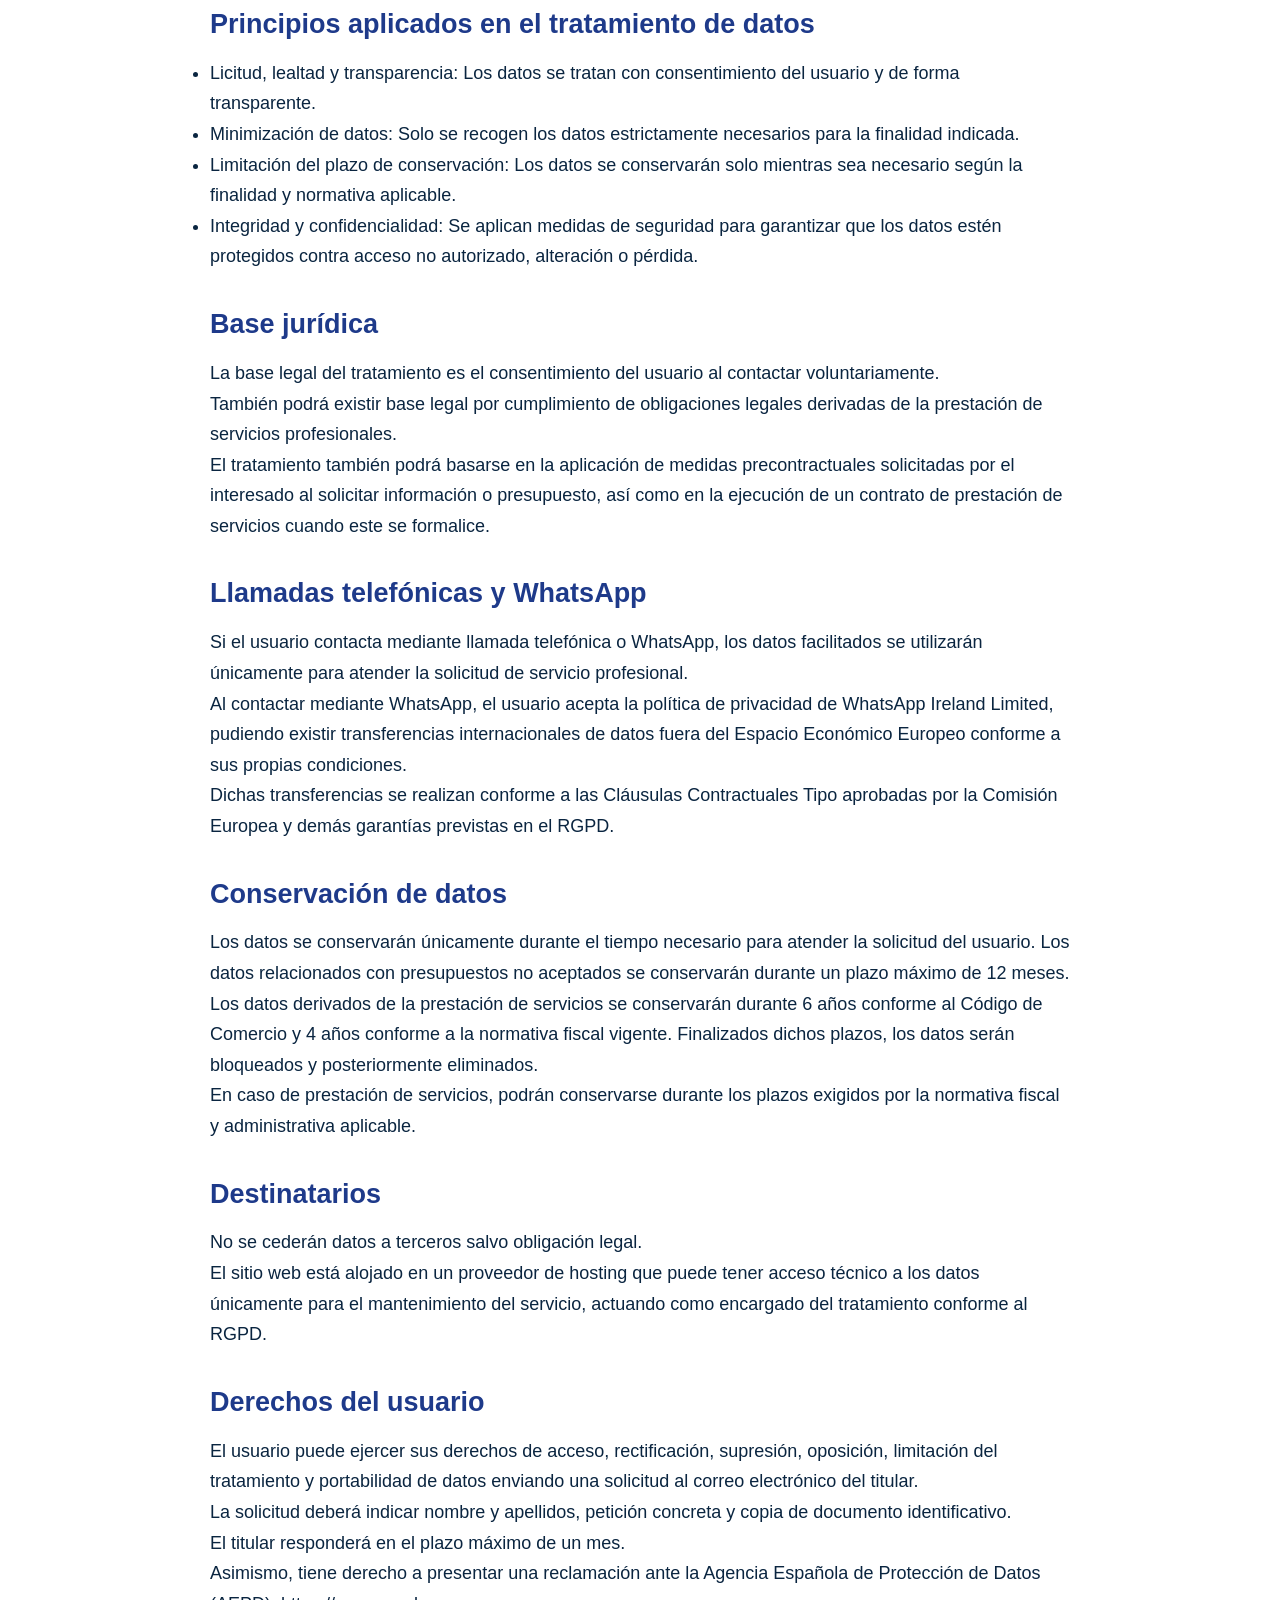
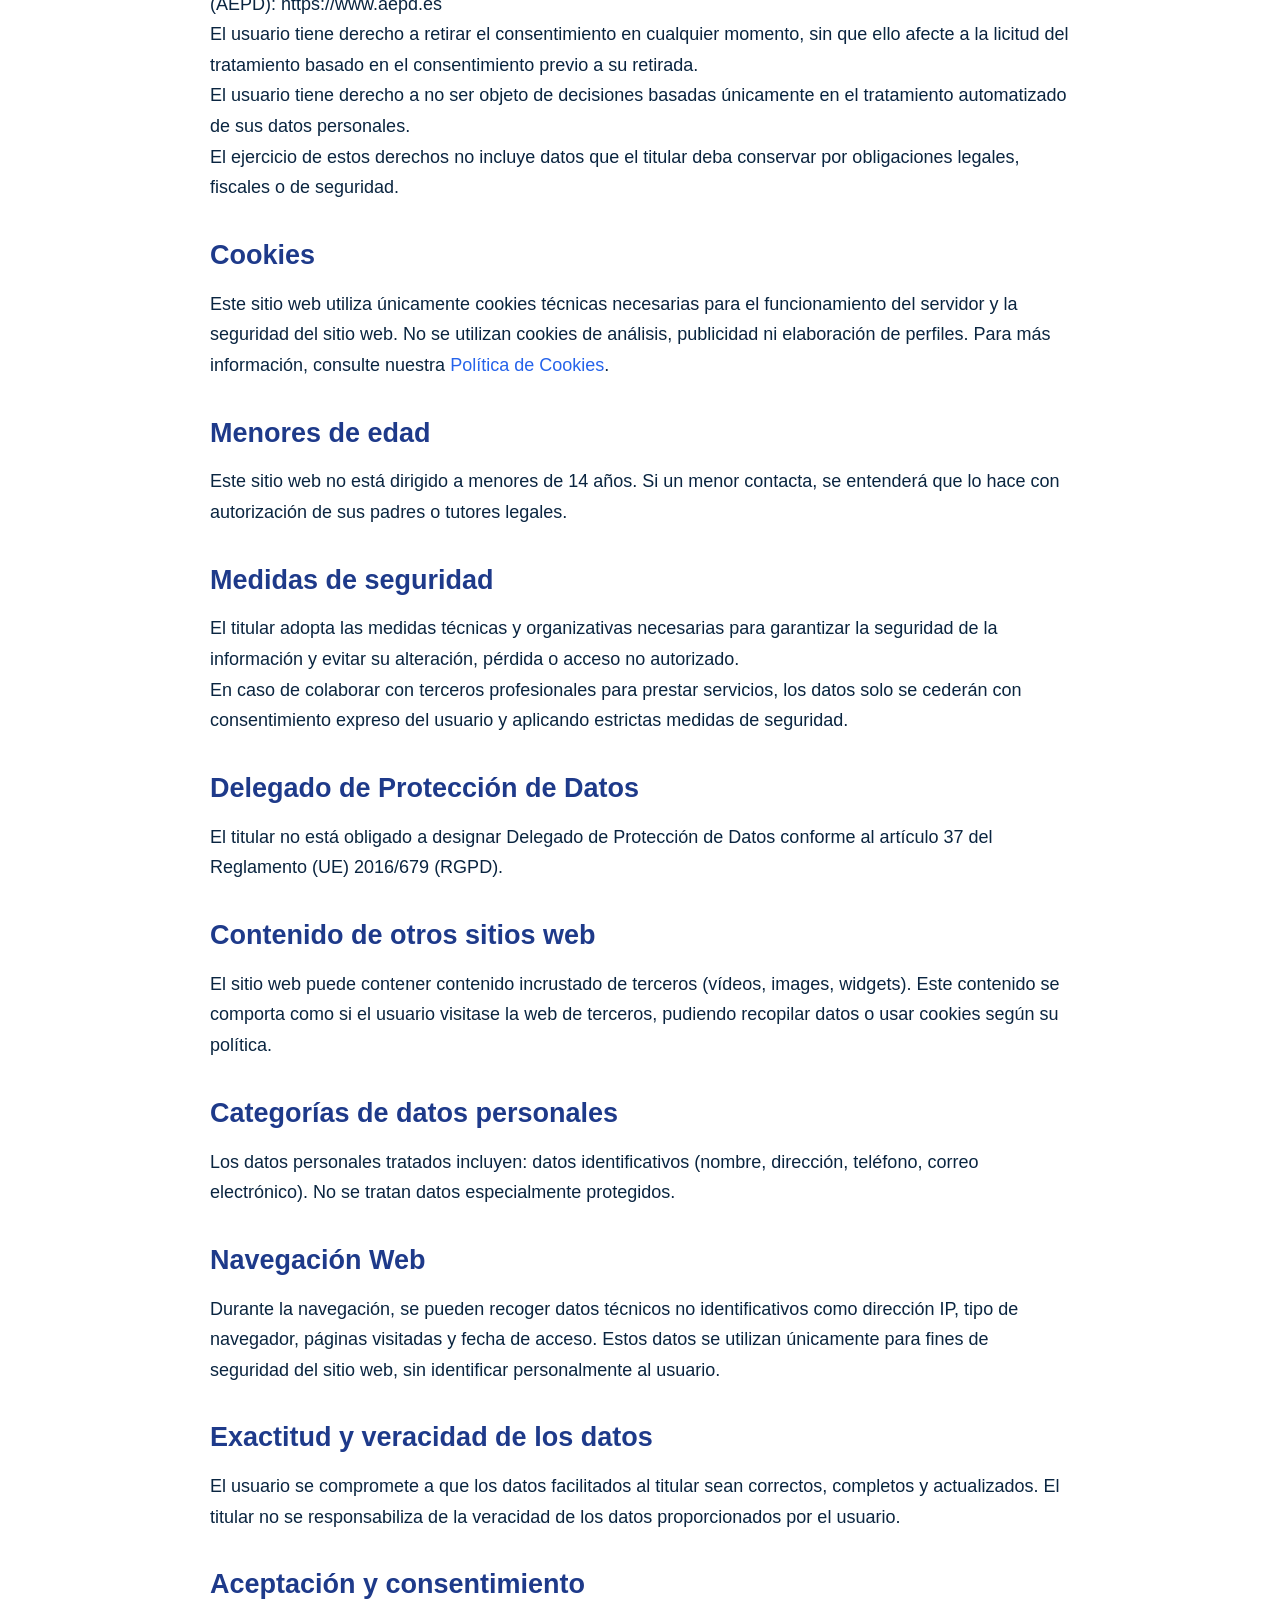
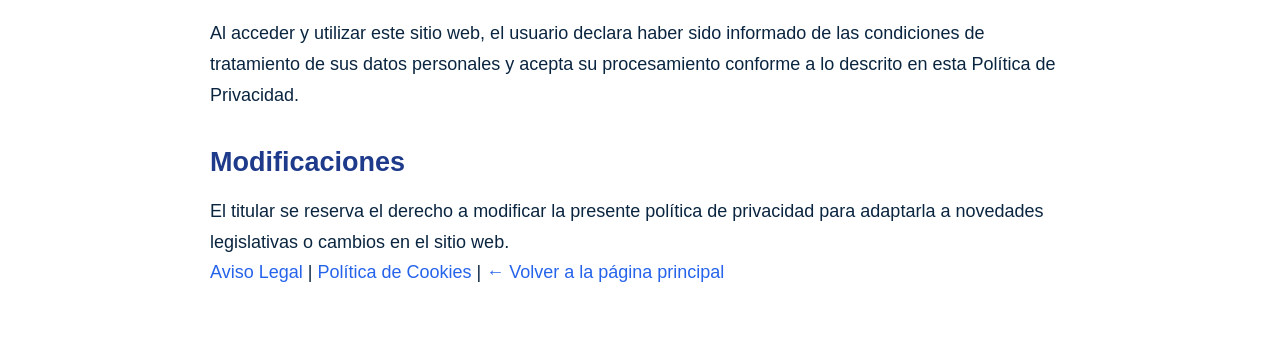
<file: politica-privacidad.html>
<!DOCTYPE html>


<html lang="es">
<head>
<meta charset="UTF-8">
<meta name="viewport" content="width=device-width, initial-scale=1.0">
<title>Política de Privacidad - Electricistas Madrid 24h</title>
<meta name="robots" content="noindex,follow">
<link rel="icon" type="image/avif" href="favicon.avif">
<link rel="shortcut icon" href="favicon.avif">
<link rel="apple-touch-icon" href="favicon.avif">
<link rel="stylesheet" href="style.css">

<script>
const traduccionesPrivacidad = {
    es: {
        tituloPrivacidad: "Política de Privacidad",
        
        AplicacionTitulo: "Introducción",
        AplicacionTexto1: "Esta Política de Privacidad se aplica al sitio web ",
        AplicacionEnlace1: "https://electrosl24h.com",
       
        identificacionTitulo: "Identificación y titularidad",
        identificacionTexto1: "El titular informa sobre su Política de Privacidad respecto del tratamiento y protección de los datos personales de los usuarios que puedan recabarse durante la navegación por el sitio web.",
        identificacionTexto2: "El responsable del tratamiento cumple con el Reglamento (UE) 2016/679 del Parlamento Europeo y del Consejo de 27 de abril de 2016 (RGPD) y con la Ley Orgánica 3/2018 de Protección de Datos Personales y garantía de los derechos digitales (LOPDGDD).",
        identificacionTexto3: "El acceso y uso del sitio web atribuye la condición de usuario e implica la aceptación de la presente Política de Privacidad y del ",


        responsableTitulo: "Responsable del tratamiento",
        responsableLabel1: "Titular:",
        responsableNombre: "El Houcine Ghazi",
        responsableLabel2: "DNI:",
        responsableNIE: "55460268T",
        responsableLabel3: "Dirección:",
        responsableDireccion: "El Prat de Llobregat, España",
        responsableLabel4: "Teléfono:",
        responsableTelefono: "+34687503604",
        responsableLabel5: "Correo electrónico:",
        responsableCorreo: "voltiaprovoltiapro@gmail.com",
        responsableLabel6: "Sitio Web:",
        responsableWeb: "https://electrosl24h.com",


        finalidadTitulo: "Finalidad del tratamiento",
        finalidadTexto1: "El sitio web tiene carácter informativo y está destinado a ofrecer servicios profesionales de electricidad.",
        finalidadTexto2: "Los datos que el usuario facilite voluntariamente serán utilizados únicamente para responder consultas, elaborar presupuestos, concertar citas y prestar los servicios solicitados.",
        finalidadTexto3: "Los datos también pueden ser utilizados para garantizar el cumplimiento de la normativa y mejorar los servicios ofrecidos en el sitio web.",


        datosTitulo: "Datos personales tratados",
        datosTexto1: "El sitio web no dispone de formularios de registro ni de creación de cuentas de usuario.",
        datosTexto2: "Los datos tratados podrán incluir nombre, teléfono, dirección del servicio, correo electrónico y cualquier otra información facilitada voluntariamente por el usuario al contactar.",
        datosTexto3: "Durante la navegación pueden recogerse datos técnicos no identificativos como dirección IP, tipo de navegador, páginas visitadas y fecha de acceso, utilizados exclusivamente por motivos de seguridad del sitio web.",


        procedenciaTitulo: "Procedencia de los datos",
        procedenciaTexto1: "Los datos personales tratados proceden directamente del propio interesado al contactar voluntariamente mediante llamada telefónica, WhatsApp o correo electrónico.",
        procedenciaTexto2: "No se recaban datos de terceros ni de fuentes de acceso público.",


        principiosTitulo: "Principios aplicados en el tratamiento de datos",
        principlesLista: [
            "Licitud, lealtad y transparencia: Los datos se tratan con consentimiento del usuario y de forma transparente.",
            "Minimización de datos: Solo se recogen los datos estrictamente necesarios para la finalidad indicada.",
            "Limitación del plazo de conservación: Los datos se conservarán solo mientras sea necesario según la finalidad y normativa aplicable.",
            "Integridad y confidencialidad: Se aplican medidas de seguridad para garantizar que los datos estén protegidos contra acceso no autorizado, alteración o pérdida."
        ],


        baseLegalTitulo: "Base jurídica",
        baseLegalTexto1: "La base legal del tratamiento es el consentimiento del usuario al contactar voluntariamente.",
        baseLegalTexto2: "También podrá existir base legal por cumplimiento de obligaciones legales derivadas de la prestación de servicios profesionales.",
        baseLegalTexto3: "El tratamiento también podrá basarse en la aplicación de medidas precontractuales solicitadas por el interesado al solicitar información o presupuesto, así como en la ejecución de un contrato de prestación de servicios cuando este se formalice.",


        llamadasTitulo: "Llamadas telefónicas y WhatsApp",
        llamadasTexto1: "Si el usuario contacta mediante llamada telefónica o WhatsApp, los datos facilitados se utilizarán únicamente para atender la solicitud de servicio profesional.",
        llamadasTexto2: "Al contactar mediante WhatsApp, el usuario acepta la política de privacidad de WhatsApp Ireland Limited, pudiendo existir transferencias internacionales de datos fuera del Espacio Económico Europeo conforme a sus propias condiciones.",
        llamadasTexto3: "Dichas transferencias se realizan conforme a las Cláusulas Contractuales Tipo aprobadas por la Comisión Europea y demás garantías previstas en el RGPD.",


        conservacionTitulo: "Conservación de datos",
        conservacionTexto1: "Los datos se conservarán únicamente durante el tiempo necesario para atender la solicitud del usuario. Los datos relacionados con presupuestos no aceptados se conservarán durante un plazo máximo de 12 meses. Los datos derivados de la prestación de servicios se conservarán durante 6 años conforme al Código de Comercio y 4 años conforme a la normativa fiscal vigente. Finalizados dichos plazos, los datos serán bloqueados y posteriormente eliminados.",
        conservacionTexto2: "En caso de prestación de servicios, podrán conservarse durante los plazos exigidos por la normativa fiscal y administrativa aplicable.",


        destinatariosTitulo: "Destinatarios",
        destinatariosTexto1: "No se cederán datos a terceros salvo obligación legal.",
        destinatariosTexto2: "El sitio web está alojado en un proveedor de hosting que puede tener acceso técnico a los datos únicamente para el mantenimiento del servicio, actuando como encargado del tratamiento conforme al RGPD.",


        derechosTitulo: "Derechos del usuario",
        derechosTexto1: "El usuario puede ejercer sus derechos de acceso, rectificación, supresión, oposición, limitación del tratamiento y portabilidad de datos enviando una solicitud al correo electrónico del titular.",
        derechosTexto2: "La solicitud deberá indicar nombre y apellidos, petición concreta y copia de documento identificativo.",
        derechosTexto3: "El titular responderá en el plazo máximo de un mes.",
        derechosTexto4: "Asimismo, tiene derecho a presentar una reclamación ante la Agencia Española de Protección de Datos (AEPD): https://www.aepd.es",
        derechosTexto5: "El usuario tiene derecho a retirar el consentimiento en cualquier momento, sin que ello afecte a la licitud del tratamiento basado en el consentimiento previo a su retirada.",
        derechosTexto6: "El usuario tiene derecho a no ser objeto de decisiones basadas únicamente en el tratamiento automatizado de sus datos personales.",
        derechosTexto7: "El ejercicio de estos derechos no incluye datos que el titular deba conservar por obligaciones legales, fiscales o de seguridad.",


        cookiesTitulo: "Cookies",
        cookiesTexto: "Este sitio web utiliza únicamente cookies técnicas necesarias para el funcionamiento del servidor y la seguridad del sitio web. No se utilizan cookies de análisis, publicidad ni elaboración de perfiles. Para más información, consulte nuestra ",


        menoresTitulo: "Menores de edad",
        menoresTexto: "Este sitio web no está dirigido a menores de 14 años. Si un menor contacta, se entenderá que lo hace con autorización de sus padres o tutores legales.",


        seguridadTitulo: "Medidas de seguridad",
        seguridadTexto: "El titular adopta las medidas técnicas y organizativas necesarias para garantizar la seguridad de la información y evitar su alteración, pérdida o acceso no autorizado.",
        seguridadTexto2: "En caso de colaborar con terceros profesionales para prestar servicios, los datos solo se cederán con consentimiento expreso del usuario y aplicando estrictas medidas de seguridad.",


        dpdTitulo: "Delegado de Protección de Datos",
        dpdTexto: "El titular no está obligado a designar Delegado de Protección de Datos conforme al artículo 37 del Reglamento (UE) 2016/679 (RGPD).",


        contenidoTitulo: "Contenido de otros sitios web",
        contenidoTexto: "El sitio web puede contener contenido incrustado de terceros (vídeos, imágenes, widgets). Este contenido se comporta como si el usuario visitase la web de terceros, pudiendo recopilar datos o usar cookies según su política.",


        categoriasTitulo: "Categorías de datos personales",
        categoriasTexto: "Los datos personales tratados include: datos identificativos (nombre, dirección, teléfono, correo electrónico). No se tratan datos especialmente protegidos.",


        navegacionTitulo: "Navegación Web",
        navegacionTexto: "Durante la navegación, se pueden recoger datos técnicos no identificativos como dirección IP, tipo de navegador, páginas visitadas y fecha de acceso. Estos datos se utilizan únicamente para fines de seguridad del sitio web, sin identificar personalmente al usuario.",


        exactitudTitulo: "Exactitud y veracidad de los datos",
        exactitudTexto: "El usuario se compromete a que los datos facilitados al titular sean correctos, completos y actualizados. El titular no se responsabiliza de la veracidad de los datos proporcionados por el usuario.",


        consentimientoTitulo: "Aceptación y consentimiento",
        consentimientoTexto: "Al acceder y utilizar este sitio web, el usuario declara haber sido informado de las condiciones de tratamiento de sus datos personales y acepta su procesamiento conforme a lo descrito en esta Política de Privacidad.",


        modificacionesTitulo: "Modificaciones",
        modificacionesTexto: "El titular se reserva el derecho a modificar la presente política de privacidad para adaptarla a novedades legislativas o cambios en el sitio web.",


        avisoLegalLink: "Aviso Legal",
        politicaCookiesLink: "Política de Cookies",


        volver: "← Volver a la página principal"
    },


    cat: {
        tituloPrivacidad: "Política de Privacitat",
        AplicacionTitulo: "Introducció",
        AplicacionTexto1: "Aquesta Política de Privacitat s'aplica al lloc web ",
        AplicacionEnlace1: "https://electrosl24h.com",



        identificacionTitulo: "Identificació i titularitat",
        identificacionTexto1: "El titular informa sobre la seva Política de Privacitat respecte del tractament i protecció de les dades personals dels usuaris que puguin ser recollides durant la navegació pel lloc web.",
        identificacionTexto2: "El responsable del tractament compleix amb el Reglament (UE) 2016/679 del Parlament Europeu i del Consell de 27 d’abril de 2016 (RGPD) i amb la Llei Orgànica 3/2018 de Protecció de Dades Personals i garantia dels drets digitals (LOPDGDD).",
        identificacionTexto3: "L'accés i ús del lloc web atribueix la condició d'usuari i implica l'acceptació de la present Política de Privacitat i de l'",


        responsableTitulo: "Responsable del tractament",
        responsableLabel1: "Titular:",
        responsableNombre: "El Houcine Ghazi",
        responsableLabel2: "DNI",
        responsableNIE: "55460268T",
        responsableLabel3: "Adreça:",
        responsableDireccion: "El Prat de Llobregat, Espanya",
        responsableLabel4: "Telèfon:",
        responsableTelefono: "+34687503604",
        responsableLabel5: "Correu electrònic:",
        responsableCorreo: "voltiaprovoltiapro@gmail.com",
        responsableLabel6: "Lloc Web:",
        responsableWeb: "https://electrosl24h.com",


        finalidadTitulo: "Finalitat del tractament",
        finalidadTexto1: "El lloc web té caràcter informatiu i està destinat a oferir serveis professionals d’electricitat.",
        finalidadTexto2: "Les dades que l'usuari faciliti voluntàriament seran utilitzades únicament per respondre consultes, elaborar pressupostos, concertar cites i prestar els serveis sol·licitats.",
        finalidadTexto3: "Les dades també poden ser utilitzades per garantir el compliment de la normativa i millorar els serveis oferts al lloc web.",


        datosTitulo: "Dades personals tractades",
        datosTexto1: "El lloc web no disposa de formularis de registre ni de creació de comptes d'usuari.",
        datosTexto2: "Les dades tractades poden incloure nom, telèfon, adreça del servei, correu electrònic i qualsevol altra informació facilitada voluntàriament per l'usuari al contactar.",
        datosTexto3: "Durant la navegació poden recollir-se dades tècniques no identificatives com l'adreça IP, tipus de navegador, pàgines visitades i data d'accés, utilitzades exclusivament per motius de seguretat del lloc web.",


        procedenciaTitulo: "Procedència de les dades",
        procedenciaTexto1: "Les dades personals tractades procedeixen directament de l'interesat al contactar voluntàriament mitjançant trucada telefònica, WhatsApp o correu electrònic.",
        procedenciaTexto2: "No es recullen dades de tercers ni de fonts accessibles al públic.",


        principiosTitulo: "Principis aplicats en el tractament de dades",
        principiosLista: [
            "Licitud, lleialtat i transparència: Les dades es tracten amb consentiment de l'usuari i de manera transparent.",
            "Minimització de dades: Només es recullen les dades estrictament necessàries per a la finalitat indicada.",
            "Limitació del termini de conservació: Les dades es conservaran només mentre sigui necessari segons la finalitat i normativa aplicable.",
            "Integritat i confidencialitat: S'apliquen mesures de seguretat per garantir que les dades estiguin protegides contra accés no autoritzat, alteració o pèrdua."
        ],


        baseLegalTitulo: "Base jurídica",
        baseLegalTexto1: "La base legal del tractament és el consentiment de l'usuari al contactar voluntàriament.",
        baseLegalTexto2: "També pot existir base legal per compliment d'obligacions legals derivades de la prestació de serveis professionals.",
        baseLegalTexto3: "El tractament també pot basar-se en l'aplicació de mesures precontractuals sol·licitades per l'interessat al sol·licitar informació o pressupost, així com en l'execució d'un contracte de prestació de serveis quan aquest es formalitzi.",


        llamadasTitulo: "Trucades telefòniques i WhatsApp",
        llamadasTexto1: "Si l'usuari contacta mitjançant trucada telefònica o WhatsApp, les dades facilitades s'utilitzaran únicament per atendre la sol·licitud de servei professional.",
        llamadasTexto2: "En contactar mitjançant WhatsApp, l'usuari accepta la política de privacitat de WhatsApp Ireland Limited, podent existir transferències internacionals de dades fora de l'Espai Econòmic Europeu segons les seves pròpies condicions.",
        llamadasTexto3: "Aquestes transferències es realitzen conforme a les Clàusules Contractuals Tipus aprovades per la Comissió Europea i altres garanties previstes al RGPD.",


        conservacionTitulo: "Conservació de dades",
        conservacionTexto1: "Les dades es conservaran únicament durant el temps necessari per atendre la sol·licitud de l'usuari. Les dades relacionades amb pressupostos no acceptats es conservaran durant un màxim de 12 mesos. Les dades derivades de la prestació de serveis es conservaran durant 6 anys segons el Codi de Comerç i 4 anys segons la normativa fiscal vigent. Finalitzats aquests terminis, les dades seran bloquejades i posteriorment eliminades.",
        conservacionTexto2: "En cas de prestació de serveis, es podran conservar durant els terminis exigits per la normativa fiscal i administrativa aplicable.",


        destinatariosTitulo: "Destinataris",
        destinatariosTexto1: "No es cediran dades a tercers excepte per obligació legal.",
        destinatariosTexto2: "El lloc web està allotjat en un proveïdor d'hosting que pot tenir accés tècnic a les dades només per al manteniment del servei, actuant com a encarregat del tractament conforme al RGPD.",


        derechosTitulo: "Drets de l'usuari",
        derechosTexto1: "L'usuari pot exercir els seus drets d'accés, rectificació, supressió, oposició, limitació del tractament i portabilitat de dades enviant una sol·licitud al correu electrònic del titular.",
        derechosTexto2: "La sol·licitud ha d'indicar nom i cognoms, petició concreta i còpia del document identificatiu.",
        derechosTexto3: "El titular respondrà en el termini màxim d'un mes.",
        derechosTexto4: "Així mateix, té dret a presentar una reclamació davant l'Agència Espanyola de Protecció de Dades (AEPD): https://www.aepd.es",
        derechosTexto5: "L'usuari té dret a retirar el consentiment en qualsevol moment, sense que això afecti la licitud del tractament basat en el consentiment previ.",
        derechosTexto6: "L'usuari té dret a no ser objecte de decisions basades únicament en el tractament automatitzat de les seves dades personals.",
        derechosTexto7: "L'exercici d'aquests drets no inclou dades que el titular hagi de conservar per obligacions legals, fiscals o de seguretat.",


        cookiesTitulo: "Cookies",
        cookiesTexto: "Aquest lloc web utilitza únicamente cookies tècniques necessàries pel funcionament del servidor i la seguretat del lloc web. No s'utilitzen cookies d'anàlisi, publicitat ni elaboració de perfils. Per a més informació, consulteu la nostra ",


        menoresTitulo: "Menors d'edat",
        menoresTexto: "Aquest lloc web no està dirigit a menors de 14 anys. Si un menor contacta, s'entendrà que ho fa amb autorització dels seus pares o tutors legals.",


        seguridadTitulo: "Mesures de seguretat",
        seguridadTexto: "El titular adopta les mesures tècniques i organitzatives necessàries per garantir la seguretat de la informació i evitar la seva alteració, pèrdua o accés no autoritzat.",
        seguridadTexto2: "En caso de col·laborar amb tercers professionals per prestar serveis, les dades només es cediran amb consentiment exprés de l'usuari i aplicant estrictes mesures de seguretat.",


        dpdTitulo: "Delegat de Protecció de Dades",
        dpdTexto: "El titular no està obligat a designar un Delegat de Protecció de Dades d'acord amb l'article 37 del Reglament (UE) 2016/679 (RGPD).",


        contenidoTitulo: "Contingut d'altres llocs web",
        contenidoTexto: "El lloc web pot contenir contingut incrustat de tercers (vídeos, imatges, widgets). Aquest contingut es comporta com si l'usuari visités la web de tercers, podent recopilar dades o utilitzar cookies segons la seva política.",


        categoriasTitulo: "Categories de dades personals",
        categoriasTexto: "Les dades personals tractades inclouen: dades identificatives (nom, adreça, telèfon, correu electrònic). No es tracten dades especialment protegides.",


        navegacionTitulo: "Navegació web",
        navegacionTexto: "Durant la navegació, es poden recollir dades tècniques no identificatives com l'adreça IP, tipus de navegador, pàgines visitades i data d'accés. Aquestes dades s'utilitzen únicament amb finalitats de seguretat del lloc web i d'anàlisi estadística, sans identificar personalment l'usuari.",


        exactitudTitulo: "Exactitud i veracitat de les dades",
        exactitudTexto: "L'usuari es compromet a que les dades facilitades al titular siguin correctes, completes i actualitzades. El titular no es responsabilitza de la veracitat de les dades proporcionades per l'usuari.",


        consentimientoTitulo: "Acceptació i consentiment",
        consentimientoTexto: "En accedir i utilitzar aquest lloc web, l'usuari declara haver estat informat de les condicions de tractament de les seves dades personals i accepta el seu processament tal com s'indica en aquesta Política de Privacitat.",


        modificacionesTitulo: "Modificacions",
        modificacionesTexto: "El titular es reserva el dret de modificar la present política de privacitat per adaptar-la a novetats legislatives o canvis al lloc web.",


        avisoLegalLink: "Avís Legal",
        politicaCookiesLink: "Política de Cookies",


        volver: "← Tornar a la pàgina principal"
    },
    en:{
        tituloPrivacidad: "Privacy Policy",
        AplicacionTitulo: "Introduction",
        AplicacionTexto1: "This Privacy Policy applies to the website ",
        AplicacionEnlace1: "https://electrosl24h.com",



        identificacionTitulo: "Identification and Ownership",
        identificacionTexto1: "The owner informs about their Privacy Policy regarding the processing and protection of personal data of users that may be collected during navigation through the website.",
        identificacionTexto2: "The data controller complies with Regulation (EU) 2016/679 of the European Parliament and of the Council of 27 April 2016 (GDPR) and with Organic Law 3/2018 on the Protection of Personal Data and Guarantee of Digital Rights (LOPDGDD).",
        identificacionTexto3: "Accessing and using the website grants the status of user and implies acceptance of this Privacy Policy and the ",


        responsableTitulo: "Data Controller",
        responsableLabel1: "Owner:",
        responsableNombre: "El Houcine Ghazi",
        responsableLabel2: "DNI",
        responsableNIE: "55460268T",
        responsableLabel3: "Address:",
        responsableDireccion: "El Prat de Llobregat, Spain",
        responsableLabel4: "Phone:",
        responsableTelefono: "+34687503604",
        responsableLabel5: "Email:",
        responsableCorreo: "voltiaprovoltiapro@gmail.com",
        responsableLabel6: "Website:",
        responsableWeb: "https://electrosl24h.com",


        finalidadTitulo: "Purpose of Data Processing",
        finalidadTexto1: "The website is informational and intended to provide professional electricity services.",
        finalidadTexto2: "Data voluntarily provided by the user will only be used to respond to inquiries, prepare quotes, schedule appointments, and provide the requested services.",
        finalidadTexto3: "Data may also be used to ensure compliance with regulations and to improve the services offered on the website.",


        datosTitulo: "Processed Personal Data",
        datosTexto1: "The website does not have registration forms or user account creation forms.",
        datosTexto2: "Processed data may include name, phone number, service address, email, and any other information voluntarily provided by the user when contacting.",
        datosTexto3: "During navigation, non-identifying technical data may be collected such as IP address, browser type, visited pages, and access date, used exclusively for website security purposes.",


        procedenciaTitulo: "Source of Data",
        procedenciaTexto1: "Processed personal data comes directly from the data subject when voluntarily contacting via phone call, WhatsApp, or email.",
        procedenciaTexto2: "No data is collected from third parties or publicly accessible sources.",


        principiosTitulo: "Principles Applied in Data Processing",
        principiosLista: [
            "Lawfulness, fairness, and transparency: Data is processed with the user's consent and transparently.",
            "Data minimization: Only data strictly necessary for the indicated purpose is collected.",
            "Limitation of storage period: Data will be kept only as long as necessary according to the purpose and applicable regulations.",
            "Integrity and confidentiality: Security measures are applied to ensure data is protected against unauthorized access, alteration, or loss."
        ],


        baseLegalTitulo: "Legal Basis",
        baseLegalTexto1: "The legal basis for processing is the user's consent when voluntarily contacting.",
        baseLegalTexto2: "There may also be a legal basis to comply with legal obligations arising from the provision of professional services.",
        baseLegalTexto3: "Processing may also be based on pre-contractual measures requested by the user when requesting information or a quote, as well as on the execution of a service contract when formalized.",


        llamadasTitulo: "Phone Calls and WhatsApp",
        llamadasTexto1: "If the user contacts via phone call or WhatsApp, the provided data will only be used to handle the professional service request.",
        llamadasTexto2: "When contacting via WhatsApp, the user accepts the privacy policy of WhatsApp Ireland Limited, with possible international data transfers outside the European Economic Area according to their own terms.",
        llamadasTexto3: "These transfers are carried out in accordance with the Standard Contractual Clauses approved by the European Commission and other guarantees provided under the GDPR.",


        conservacionTitulo: "Data Retention",
        conservacionTexto1: "Data will be retained only as long as necessary to handle the user's request. Data related to unaccepted quotes will be kept for a maximum of 12 months. Data from provided services will be kept for 6 years according to the Commercial Code and 4 years according to current tax regulations. Once these periods have ended, data will be blocked and later deleted.",
        conservacionTexto2: "In case of service provision, data may be retained for periods required by applicable fiscal and administrative regulations.",


        destinatariosTitulo: "Recipients",
        destinatariosTexto1: "Data will not be shared with third parties except when legally required.",
        destinatariosTexto2: "The website is hosted by a provider that may have technical access to data only for service maintenance, acting as a data processor under the GDPR.",


        derechosTitulo: "User Rights",
        derechosTexto1: "Users may exercise their rights of access, rectification, erasure, objection, restriction of processing, and data portability by sending a request to the owner's email.",
        derechosTexto2: "The request must include full name, specific request, and a copy of identification.",
        derechosTexto3: "The owner will respond within a maximum period of one month.",
        derechosTexto4: "Users also have the right to file a complaint with the Spanish Data Protection Agency (AEPD): https://www.aepd.es",
        derechosTexto5: "Users have the right to withdraw consent at any time without affecting the lawfulness of processing based on prior consent.",
        derechosTexto6: "Users have the right not to be subject to decisions based solely on automated processing of their personal data.",
        derechosTexto7: "Exercising these rights does not include data the owner must retain for legal, fiscal, or security obligations.",


        cookiesTitulo: "Cookies",
        cookiesTexto: "This website only uses technical cookies necessary for server operation and website security. No analytics, advertising, or profiling cookies are used. For more information, see our ",


        menoresTitulo: "Minors",
        menoresTexto: "This website is not directed at individuals under 14 years of age. If a minor contacts, it will be assumed they do so with parental or legal guardian authorization.",


        seguridadTitulo: "Security Measures",
        seguridadTexto: "The owner implements technical and organizational measures to ensure information security and prevent alteration, loss, or unauthorized access.",
        seguridadTexto2: "When collaborating with third-party professionals to provide services, data will only be shared with explicit user consent and strict security measures applied.",


        dpdTitulo: "Data Protection Officer",
        dpdTexto: "The owner is not required to designate a Data Protection Officer under Article 37 of Regulation (EU) 2016/679 (GDPR).",


        contenidoTitulo: "Content from Other Websites",
        contenidoTexto: "The website may contain embedded third-party content (videos, images, widgets). This content behaves as if the user visited the third-party website, which may collect data or use cookies according to its own policy.",


        categoriasTitulo: "Categories of Personal Data",
        categoriasTexto: "Processed personal data includes: identifying data (name, address, phone, email). Special categories of data are not processed.",


        navegacionTitulo: "Website Navigation",
        navegacionTexto: "During navigation, non-identifying technical data may be collected such as IP address, browser type, visited pages. These data are used only for website security and statistical analysis purposes, without personally identifying the user.",


        exactitudTitulo: "Accuracy and Truthfulness of Data",
        exactitudTexto: "Users commit that the data provided to the owner is correct, complete, and up-to-date. The owner is not responsible for the truthfulness of data provided by the user.",


        consentimientoTitulo: "Acceptance and Consent",
        consentimientoTexto: "By accessing and using this website, users declare that they have been informed of the conditions for processing their personal data and accept its processing as described in this Privacy Policy.",


        modificacionesTitulo: "Modifications",
        modificacionesTexto: "The owner reserves the right to modify this privacy policy to adapt it to legislative updates or changes on the website.",


        avisoLegalLink: "Legal Notice",
        politicaCookiesLink: "Cookies Policy",


        volver: "← Back to the main page"
    }
};


function cambiarIdiomaPrivacidad(idioma) {
    document.querySelectorAll("[data-key]").forEach(elemento => {
        const key = elemento.getAttribute("data-key");
        const contenido = traduccionesPrivacidad[idioma][key];

        if (Array.isArray(contenido)) {
            elemento.innerHTML = contenido.map(item => `<li>${item}</li>`).join('');
        } else {
            function reemplazarTexto(nodo, textoCompleto) {
                nodo.childNodes.forEach(child => {
                    if (child.nodeType === Node.TEXT_NODE) {
                        child.textContent = textoCompleto;
                    } else if (child.nodeType === Node.ELEMENT_NODE) {
                        // Preservar estructura interna de elementos HTML (como enlaces)
                    }
                });
            }

            reemplazarTexto(elemento, contenido);
        }
    });
}

</script>


</head>
<body>


<header class="legal-header">
    <div class="idiomas-legal">
        <img src="esp.avif" alt="Español" onclick="cambiarIdiomaPrivacidad('es')">
        <img src="cat.avif" alt="Català" onclick="cambiarIdiomaPrivacidad('cat')">
        <img src="eng.avif" alt="English" onclick="cambiarIdiomaPrivacidad('en')">
    </div>
    <h1 data-key="tituloPrivacidad">Política de Privacidad</h1>
</header>


<main class="legal">


<!-- INTRODUCCIÓN -->
<h2 data-key="AplicacionTitulo">Introducción</h2>
<p>
    <span data-key="AplicacionTexto1">Esta Política de Privacidad se aplica al sitio web </span>
    <a href="https://electrosl24h.com" data-key="AplicacionEnlace1">https://electrosl24h.com</a>.
</p>


<!-- IDENTIFICACIÓN LEGAL RGPD -->
<h2 data-key="identificacionTitulo">Identificación y titularidad</h2>
<p data-key="identificacionTexto1">
    El titular informa sobre su Política de Privacidad respecto del tratamiento y protección de los datos personales de los usuarios que puedan recabarse durante la navegación por el sitio web.
</p>
<p data-key="identificacionTexto2">
    El responsable del tratamiento cumple con el Reglamento (UE) 2016/679 del Parlamento Europeo y del Consejo de 27 de abril de 2016 (RGPD) y con la Ley Orgánica 3/2018 de Protección de Datos Personales y garantía de los derechos digitales (LOPDGDD).
</p>
<p>
    <span data-key="identificacionTexto3">El acceso y uso del sitio web atribuye la condición de usuario e implica la aceptación de la presente Política de Privacidad y del </span>
    <a href="aviso-legal.html" data-key="avisoLegalLink">Aviso Legal</a>.
</p>


<!-- RESPONSABLE -->
<h2 data-key="responsableTitulo">Responsable del tratamiento</h2>
<p><b data-key="responsableLabel1">Titular:</b> <span data-key="responsableNombre">El Houcine Ghazi</span></p>
<p><b data-key="responsableLabel2">DNI:</b> <span data-key="responsableNIE">55460268T</span></p>
<p><b data-key="responsableLabel3">Dirección:</b> <span data-key="responsableDireccion">El Prat de Llobregat, España</span></p>
<p><b data-key="responsableLabel4">Teléfono:</b> <span data-key="responsableTelefono">+34687503604</span></p>
<p><b data-key="responsableLabel5">Correo electrónico:</b> <a href="mailto:voltiaprovoltiapro@gmail.com" data-key="responsableCorreo">voltiaprovoltiapro@gmail.com</a></p>
<p><b data-key="responsableLabel6">Sitio Web:</b> <a href="https://electrosl24h.com" data-key="responsableWeb">https://electrosl24h.com</a></p>


<!-- FINALIDAD -->
<h2 data-key="finalidadTitulo">Finalidad del tratamiento</h2>
<p data-key="finalidadTexto1">El sitio web tiene carácter informativo y está destinado a ofrecer servicios profesionales de electricidad.</p>
<p data-key="finalidadTexto2">Los datos que el usuario facilite voluntariamente serán utilizados únicamente para responder consultas, elaborar presupuestos, concertar citas y prestar los servicios solicitados.</p>
<p data-key="finalidadTexto3">Los datos también pueden ser utilizados para garantizar el cumplimiento de la normativa y mejorar los servicios ofrecidos en el sitio web.</p>


<!-- DATOS TRATADOS -->
<h2 data-key="datosTitulo">Datos personales tratados</h2>
<p data-key="datosTexto1">El sitio web no dispone de formularios de registro ni de creación de cuentas de usuario.</p>
<p data-key="datosTexto2">Los datos tratados podrán incluir nombre, teléfono, dirección del servicio, correo electrónico y cualquier otra información facilitada voluntariamente por el usuario al contactar.</p>
<p data-key="datosTexto3">Durante la navegación pueden recogerse datos técnicos no identificativos como dirección IP, tipo de navegador, páginas visitadas y fecha de acceso, utilizados exclusivamente por motivos de seguridad del sitio web.</p>


<!-- PROCEDENCIA -->
<h2 data-key="procedenciaTitulo">Procedencia de los datos</h2>
<p data-key="procedenciaTexto1">Los datos personales tratados proceden directamente del propio interesado al contactar voluntariamente mediante llamada telefónica, WhatsApp o correo electrónico.</p>
<p data-key="procedenciaTexto2">No se recaban datos de terceros ni de fuentes de acceso público.</p>


<!-- PRINCIPIOS -->
<h2 data-key="principiosTitulo">Principios aplicados en el tratamiento de datos</h2>
<ul data-key="principiosLista">
    <li>Licitud, lealtad y transparencia: Los datos se tratan con consentimiento del usuario y de forma transparente.</li>
    <li>Minimización de datos: Solo se recogen los datos estrictamente necesarios para la finalidad indicada.</li>
    <li>Limitación del plazo de conservación: Los datos se conservarán solo mientras sea necesario según la finalidad y normativa aplicable.</li>
    <li>Integridad y confidencialidad: Se aplican medidas de seguridad para garantizar que los datos estén protegidos contra acceso no autorizado, alteración o pérdida.</li>
</ul>


<!-- BASE JURÍDICA -->
<h2 data-key="baseLegalTitulo">Base jurídica</h2>
<p data-key="baseLegalTexto1">La base legal del tratamiento es el consentimiento del usuario al contactar voluntariamente.</p>
<p data-key="baseLegalTexto2">También podrá existir base legal por cumplimiento de obligaciones legales derivadas de la prestación de servicios profesionales.</p>
<p data-key="baseLegalTexto3">El tratamiento también podrá basarse en la aplicación de medidas precontractuales solicitadas por el interesado al solicitar información o presupuesto, así como en la ejecución de un contrato de prestación de servicios cuando este se formalice.</p>


<!-- LLAMADAS Y WHATSAPP -->
<h2 data-key="llamadasTitulo">Llamadas telefónicas y WhatsApp</h2>
<p data-key="llamadasTexto1">Si el usuario contacta mediante llamada telefónica o WhatsApp, los datos facilitados se utilizarán únicamente para atender la solicitud de servicio profesional.</p>
<p data-key="llamadasTexto2">Al contactar mediante WhatsApp, el usuario acepta la política de privacidad de WhatsApp Ireland Limited, pudiendo existir transferencias internacionales de datos fuera del Espacio Económico Europeo conforme a sus propias condiciones.</p>
<p data-key="llamadasTexto3">Dichas transferencias se realizan conforme a las Cláusulas Contractuales Tipo aprobadas por la Comisión Europea y demás garantías previstas en el RGPD.</p>


<!-- CONSERVACIÓN -->
<h2 data-key="conservacionTitulo">Conservación de datos</h2>
<p data-key="conservacionTexto1">Los datos se conservarán únicamente durante el tiempo necesario para atender la solicitud del usuario. Los datos relacionados con presupuestos no aceptados se conservarán durante un plazo máximo de 12 meses. Los datos derivados de la prestación de servicios se conservarán durante 6 años conforme al Código de Comercio y 4 años conforme a la normativa fiscal vigente. Finalizados dichos plazos, los datos serán bloqueados y posteriormente eliminados.</p>
<p data-key="conservacionTexto2">En caso de prestación de servicios, podrán conservarse durante los plazos exigidos por la normativa fiscal y administrativa aplicable.</p>


<!-- DESTINATARIOS -->
<h2 data-key="destinatariosTitulo">Destinatarios</h2>
<p data-key="destinatariosTexto1">No se cederán datos a terceros salvo obligación legal.</p>
<p data-key="destinatariosTexto2">El sitio web está alojado en un proveedor de hosting que puede tener acceso técnico a los datos únicamente para el mantenimiento del servicio, actuando como encargado del tratamiento conforme al RGPD.</p>


<!-- DERECHOS -->
<h2 data-key="derechosTitulo">Derechos del usuario</h2>
<p data-key="derechosTexto1">El usuario puede ejercer sus derechos de acceso, rectificación, supresión, oposición, limitación del tratamiento y portabilidad de datos enviando una solicitud al correo electrónico del titular.</p>
<p data-key="derechosTexto2">La solicitud deberá indicar nombre y apellidos, petición concreta y copia de documento identificativo.</p>
<p data-key="derechosTexto3">El titular responderá en el plazo máximo de un mes.</p>
<p data-key="derechosTexto4">Asimismo, tiene derecho a presentar una reclamación ante la Agencia Española de Protección de Datos (AEPD): https://www.aepd.es</p>
<p data-key="derechosTexto5">El usuario tiene derecho a retirar el consentimiento en cualquier momento, sin que ello afecte a la licitud del tratamiento basado en el consentimiento previo a su retirada.</p>
<p data-key="derechosTexto6">El usuario tiene derecho a no ser objeto de decisiones basadas únicamente en el tratamiento automatizado de sus datos personales.</p>
<p data-key="derechosTexto7">El ejercicio de estos derechos no incluye datos que el titular deba conservar por obligaciones legales, fiscales o de seguridad.</p>


<!-- COOKIES -->
<h2 data-key="cookiesTitulo">Cookies</h2>
<p>
    <span data-key="cookiesTexto">Este sitio web utiliza únicamente cookies técnicas necesarias para el funcionamiento del servidor y la seguridad del sitio web. No se utilizan cookies de análisis, publicidad ni elaboración de perfiles. Para más información, consulte nuestra </span>
    <a href="politica-cookies.html" data-key="politicaCookiesLink">Política de Cookies</a>.
</p>


<!-- MENORES -->
<h2 data-key="menoresTitulo">Menores de edad</h2>
<p data-key="menoresTexto">Este sitio web no está dirigido a menores de 14 años. Si un menor contacta, se entenderá que lo hace con autorización de sus padres o tutores legales.</p>


<!-- SEGURIDAD -->
<h2 data-key="seguridadTitulo">Medidas de seguridad</h2>
<p data-key="seguridadTexto">El titular adopta las medidas técnicas y organizativas necesarias para garantizar la seguridad de la información y evitar su alteración, pérdida o acceso no autorizado.</p>
<p data-key="seguridadTexto2">En caso de colaborar con terceros profesionales para prestar servicios, los datos solo se cederán con consentimiento expreso del usuario y aplicando estrictas medidas de seguridad.</p>


<!-- DPD -->
<h2 data-key="dpdTitulo">Delegado de Protección de Datos</h2>
<p data-key="dpdTexto">El titular no está obligado a designar Delegado de Protección de Datos conforme al artículo 37 del Reglamento (UE) 2016/679 (RGPD).</p>


<!-- CONTENIDO INCRUSTADO -->
<h2 data-key="contenidoTitulo">Contenido de otros sitios web</h2>
<p data-key="contenidoTexto">El sitio web puede contener contenido incrustado de terceros (vídeos, images, widgets). Este contenido se comporta como si el usuario visitase la web de terceros, pudiendo recopilar datos o usar cookies según su política.</p>


<!-- CATEGORÍAS -->
<h2 data-key="categoriasTitulo">Categorías de datos personales</h2>
<p data-key="categoriasTexto">Los datos personales tratados incluyen: datos identificativos (nombre, dirección, teléfono, correo electrónico). No se tratan datos especialmente protegidos.</p>


<!-- NAVEGACIÓN -->
<h2 data-key="navegacionTitulo">Navegación Web</h2>
<p data-key="navegacionTexto">Durante la navegación, se pueden recoger datos técnicos no identificativos como dirección IP, tipo de navegador, páginas visitadas y fecha de acceso. Estos datos se utilizan únicamente para fines de seguridad del sitio web, sin identificar personalmente al usuario.</p>


<!-- EXACTITUD -->
<h2 data-key="exactitudTitulo">Exactitud y veracidad de los datos</h2>
<p data-key="exactitudTexto">El usuario se compromete a que los datos facilitados al titular sean correctos, completos y actualizados. El titular no se responsabiliza de la veracidad de los datos proporcionados por el usuario.</p>


<!-- ACEPTACIÓN -->
<h2 data-key="consentimientoTitulo">Aceptación y consentimiento</h2>
<p data-key="consentimientoTexto">Al acceder y utilizar este sitio web, el usuario declara haber sido informado de las condiciones de tratamiento de sus datos personales y acepta su procesamiento conforme a lo descrito en esta Política de Privacidad.</p>


<!-- MODIFICACIONES -->
<h2 data-key="modificacionesTitulo">Modificaciones</h2>
<p data-key="modificacionesTexto">El titular se reserva el derecho a modificar la presente política de privacidad para adaptarla a novedades legislativas o cambios en el sitio web.</p>


<!-- PIE DE PÁGINA -->
<div class="volver-principal">
    <a href="aviso-legal.html" data-key="avisoLegalLink">Aviso Legal</a> |
    <a href="politica-cookies.html" data-key="politicaCookiesLink">Política de Cookies</a> |
    <a href="index.html" data-key="volver">← Volver a la página principal</a>
</div>

</main>


</body>
</html>
</file>
<file: style.css>
*{ 
    margin:0;
    padding:0;
    box-sizing:border-box;
    font-family: Arial, Helvetica, sans-serif;
}
section {
    padding: 40px 20px;
}
/* ================= HEADER ================= */

header{
    background:linear-gradient(90deg,#0a2540,#1e3a8a);
    color:white;
    display:flex;
    align-items:center;
    padding:30px 60px; /* ⬅️ más espacio */
    position:relative;
    min-height:110px; /* ⬅️ ás alto */
    border-bottom:4px solid #3b82f6;
}

/* LOGO */
.logo{
    position:absolute;
    left:50px;
    top:50%;
    transform:translateY(-50%);
}

.logo img{
    max-height:90px; /* ⬅️ logo más grande */
}

/* MENU */
nav{
    position:absolute;
    left:50%;
    transform:translateX(-50%);
    display:flex;
    gap:35px;
    justify-content:center; 
    align-items:center;     
    width:100%;
    max-width:600px; 
}
/* BOTONES MENU */

nav a{
    color:#e0f2fe;
    text-decoration:none;
    font-weight:bold;
    font-size:20px;
    padding:10px 18px;
    border-radius:10px;
    background:rgba(255,255,255,0.08);
    border:1px solid rgba(255,255,255,0.2);
    backdrop-filter: blur(6px);
    transition:0.3s;

    display:flex;
    align-items:center;
    justify-content:center;
}
nav a:hover{
    background:#3b82f6;
    color:white;
}

/* BANDERAS */
.idiomas{
    position:absolute;
    right:50px;
}

.idiomas img{
    width:45px; /* ⬅️ ligeramente más grandes */
    margin-left:12px;
    cursor:pointer;
}

/* ================= HERO ================= */

.hero{
    background:
    linear-gradient(rgba(10,37,64,.75),rgba(30,58,138,.85)),
    url("fondo.avif") center/cover no-repeat;
    min-height:70vh;
    display:flex;
    justify-content:center;
    align-items:center;
    padding:80px 20px;
}

.hero-texto{
    background:rgba(255,255,255,0.08);
    padding:20px 45px;
    text-align:center;
    color:white;
    border-radius:16px;
    border:1px solid rgba(255,255,255,0.2);
    backdrop-filter: blur(8px);
    box-shadow:0 15px 40px rgba(0,0,0,.4);
}

.hero-texto .marca{
    font-size:72px;
    color:#93c5fd;
    font-weight:800;
    line-height:1.1;
}

.hero-texto h2{
    font-size:30px;
    margin-top:20px;
    margin-bottom: 13px;
}
.hero-texto h1{
    font-size:22px;
    margin-top:15px;
    line-height:1.3;
}
.hero-texto p{
    line-height:1.55;
}

/* ================= TITULOS ================= */

.titulos{
    color:white;
    text-align:center;
    padding:22px 10px;
    background:linear-gradient(90deg,#0a2540,#1e3a8a);
    border-bottom:4px solid #3b82f6;
    border-top:4px solid #3b82f6;
}

.titulos h2{
    font-size:34px;
    letter-spacing:1px;
}

/* ================= PAGINAS LEGALES ================= */

.legal-header{
    background:linear-gradient(90deg,#0a2540,#1e3a8a);
    color:white;
    width:100%;
    min-height:140px;
    padding:30px 10px;
    display:flex;
    justify-content:center;
    align-items:center;
    text-align:center;
}

.legal-header h1{
    font-size:48px;
}

/* CONTENIDO */
.legal{
    max-width:900px;
    margin:40px auto;
    padding:20px;
    line-height:1.7;
    font-size:18px;
    color:#0a2540;
}

/* TITULOS */
.legal h2{
    margin-top:30px;
    margin-bottom:10px;
    text-align:left;
    color:#1e3a8a;
}

/* ENLACES */
.legal a{
    color:#2563eb;
    text-decoration:none;
}

.legal a:hover{
    text-decoration:underline;
}

.llamar-fijo{
    display:none;
}


/* ===== SEO TEXTO OCULTO ===== */

.seo-texto{
    position:absolute;
    left:-9999px;
    width:1px;
    height:1px;
    overflow:hidden;
}

/* ===== BANDERAS PAGINAS LEGALES ===== */

.idiomas-legal{
    position:absolute;
    top:15px;
    right:20px;
    display:flex;
    gap:10px;
    align-items:center;
}

.idiomas-legal img{
    width:38px;
    height:auto;
    max-height:38px;
    object-fit:contain;
    cursor:pointer;
}

/* ================= MOVIL ================= */

@media(max-width:900px){

    .quien,
    .info{
        grid-template-columns:1fr;
        padding:50px 20px;
    }
    body{
        padding-bottom: 66px;
    }
    .lado{
        display:none;
    }

    /* 🔥 HEADER FIX REAL */
    header{
        flex-direction:column;
        align-items:center;
        gap:15px;
    }

    .logo{
        position:static;
        transform:none;
    }

    nav{
        position:static;
        transform:none;
        margin-top:10px;
        justify-content:center;
        flex-direction:column;
        align-items:center;
        gap:15px;
    }

    .idiomas{
        position:static;
        margin-top:10px;
    }

    /* opcional pero recomendado */
    nav a{
        width:80%;
        text-align:center;
    }


    /* 🔥 HERO RESPONSIVE FIX */

    .hero{
        padding:40px 10px;
    }

    .hero-texto{
        padding:25px 15px; /* menos padding lateral */
        width:100%;
        max-width:100%;
    }

    .hero-texto p{
        font-size:clamp(13px, 3.8vw, 16px);
        line-height:1.55;
    }

    /* texto adaptable */
    .hero-texto .marca{
        font-size:clamp(34px, 9vw, 60px);
        font-weight:800;
        line-height:1.1;
    }

    .hero-texto h2{
        font-size:clamp(16px, 4.5vw, 26px);
        line-height:1.3;
        word-break:break-word;
    }
    .hero-texto h1{
        font-size:clamp(16px, 5vw, 22px);
        line-height:1.3;
        margin-top:10px;
}
    .llamar-fijo{
        display:flex;
        position: fixed;
        bottom: 0;
        left: 0;
        width: 100%;
        background: #000000; /* verde tipo llamada */
        color: white;
        text-align: center;
        padding: 18px;
        font-size: 22px;
        font-weight: bold;
        text-decoration: none;
        z-index: 3000;
        box-shadow: 0 -5px 20px rgba(0,0,0,0.3);
        transition: 0.3s;
    }
/* ===== BOTÓN LLAMAR EN MÓVIL ===== */

    .llamar-fijo{
        display: flex;              /* Se muestra */
        position: fixed;            /* Flotante */
        bottom: 0;                  /* Pegado abajo */
        left: 0;                    
        width: 100%;                /* Ancho completo */
        background: #000000;        /* Verde tipo llamada */
        color: white;
        text-align: center;
        font-size: 22px;
        font-weight: bold;
        text-decoration: none;
        padding: 18px;
        z-index: 3500;              /* Entre WhatsApp y contenido */
        
        justify-content: center;    /* Centrar horizontal */
        align-items: center;        /* Centrar vertical */
    }

    .llamar-fijo:hover{
        background: #000000;        /* Verde más oscuro al pasar el ratón */
    }
}
</file>
